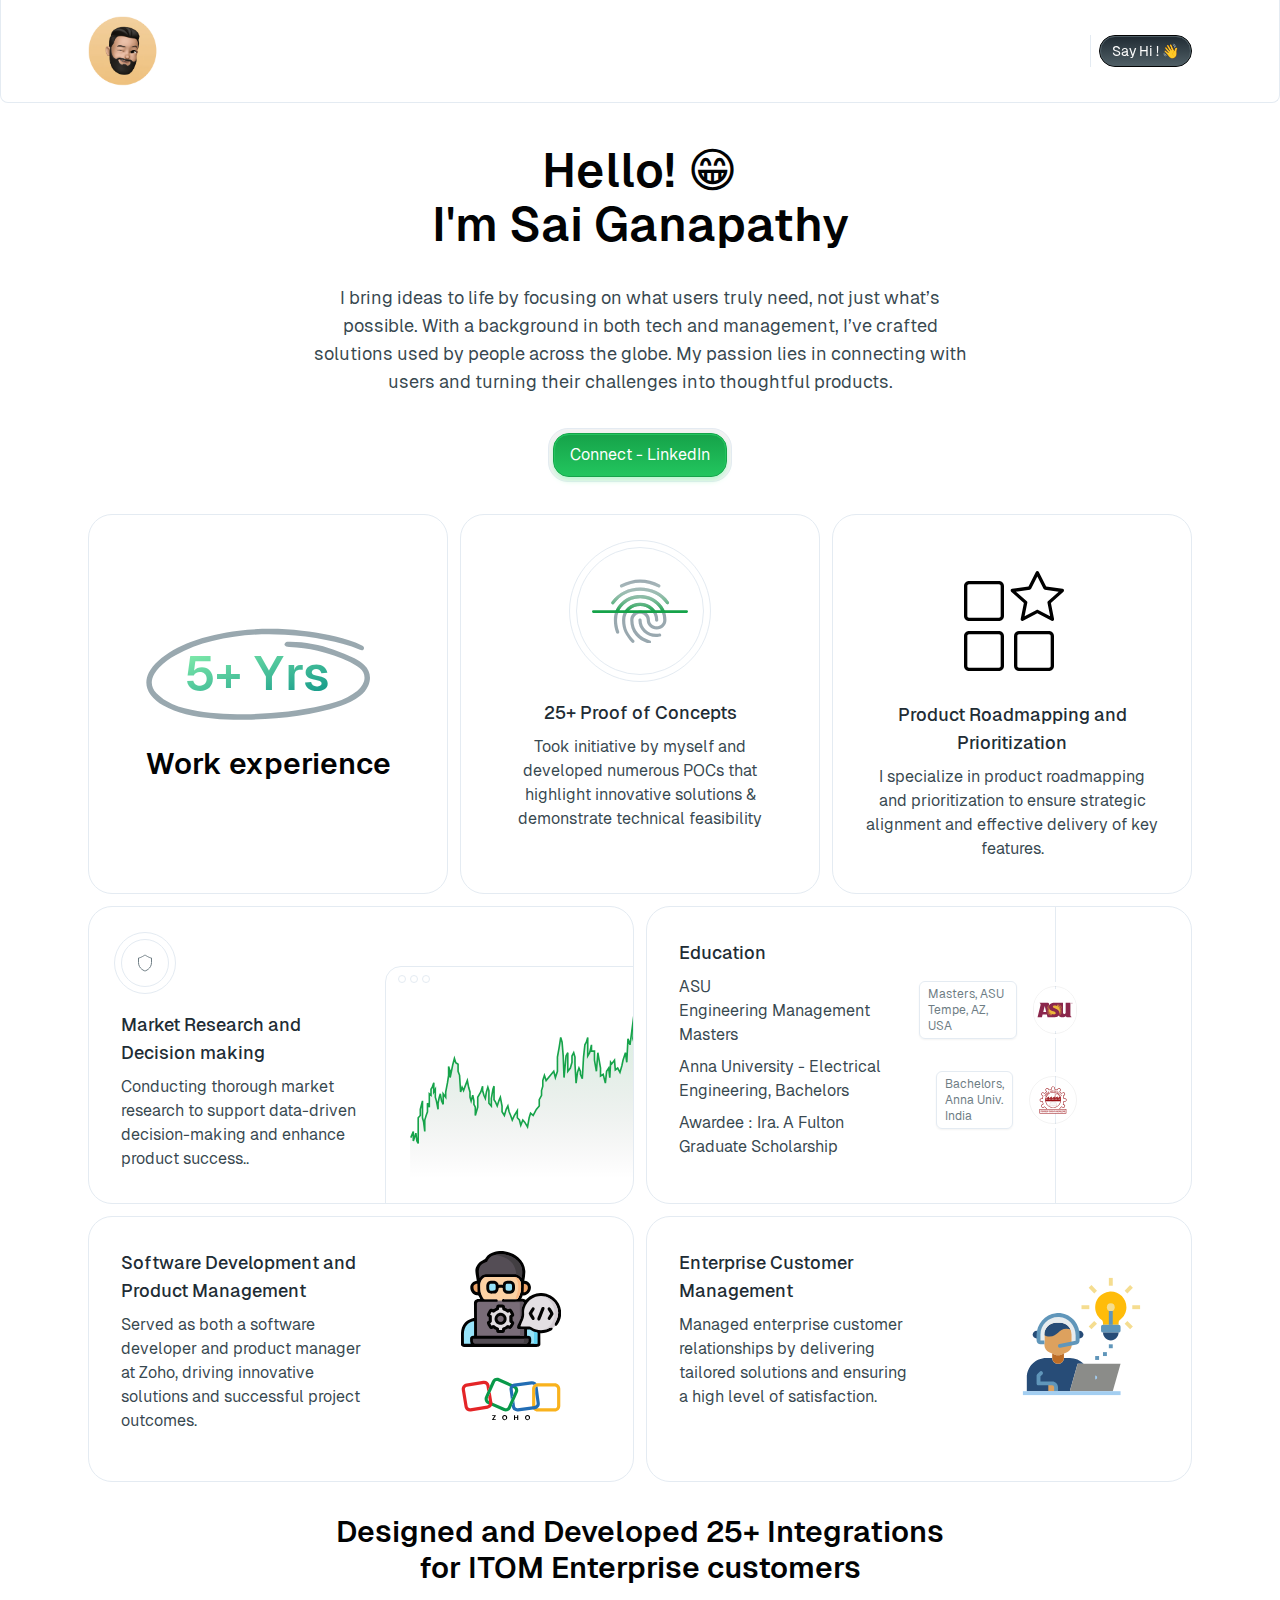
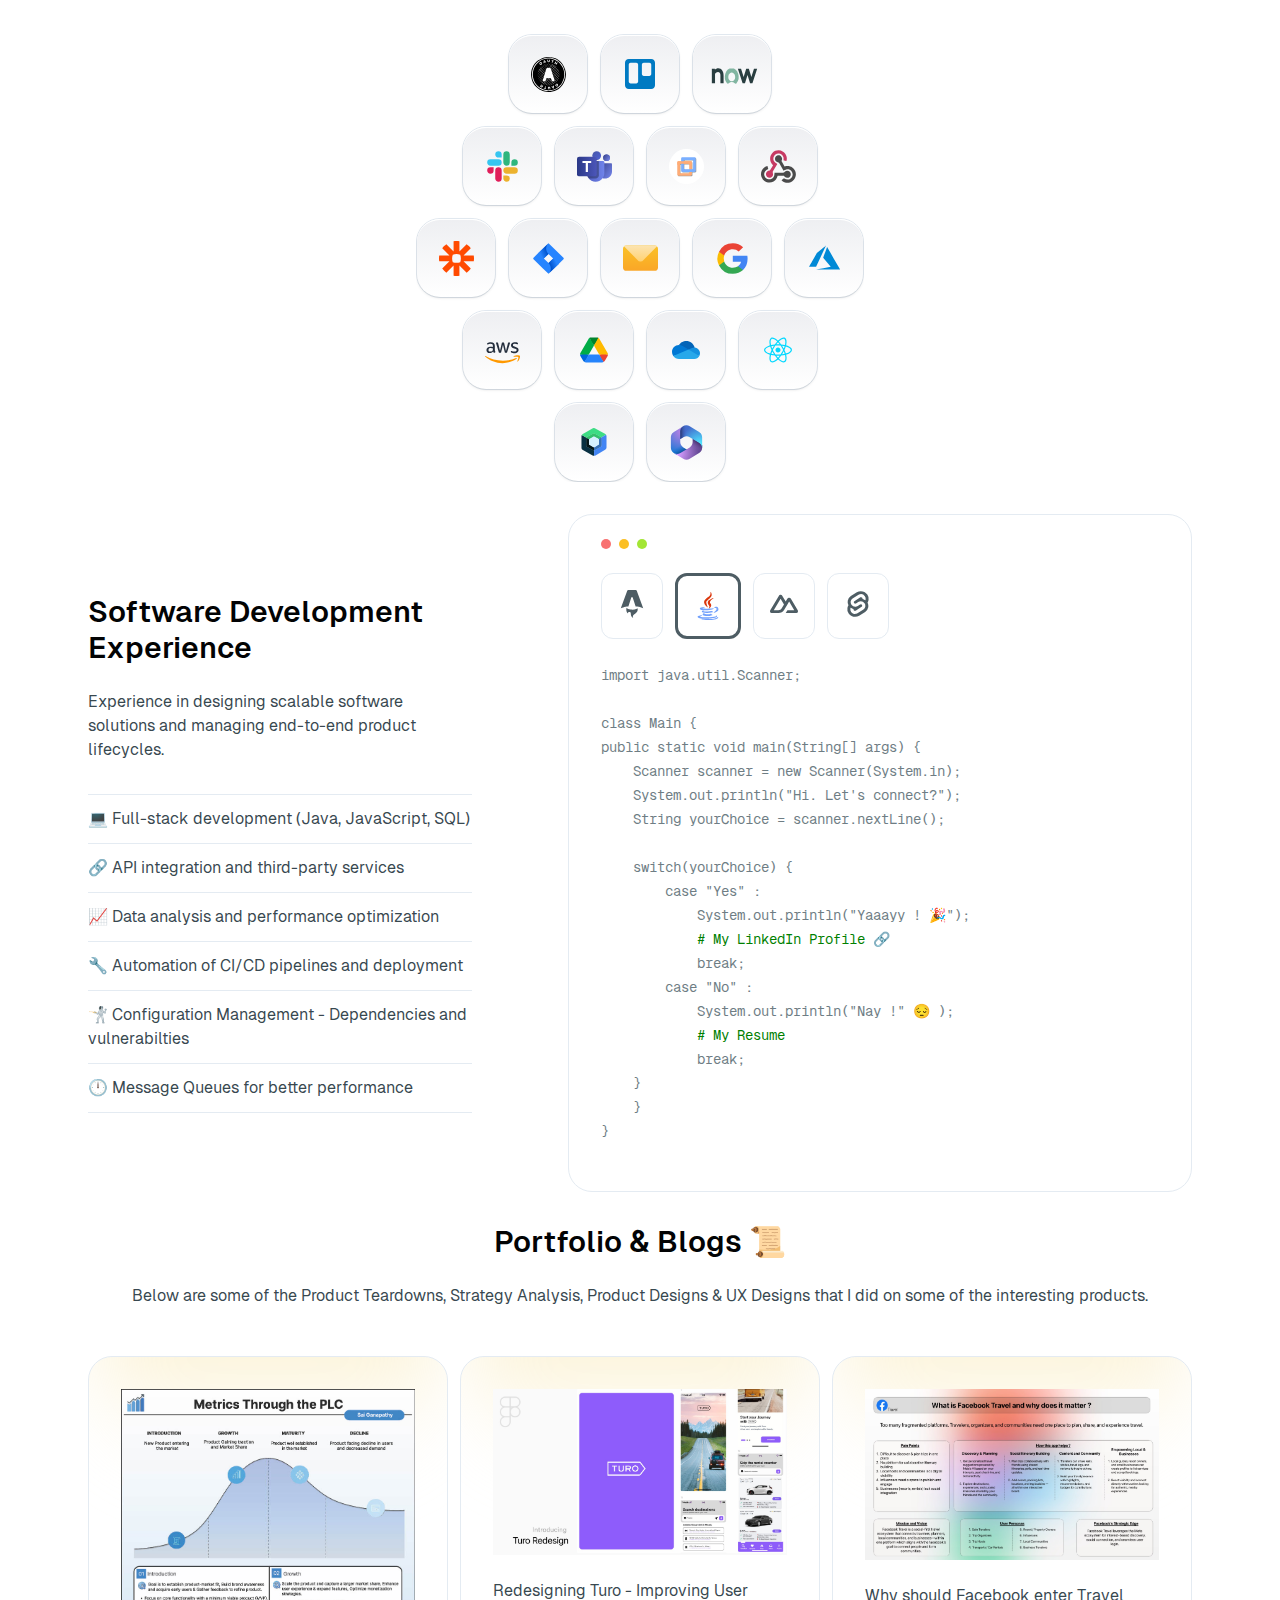
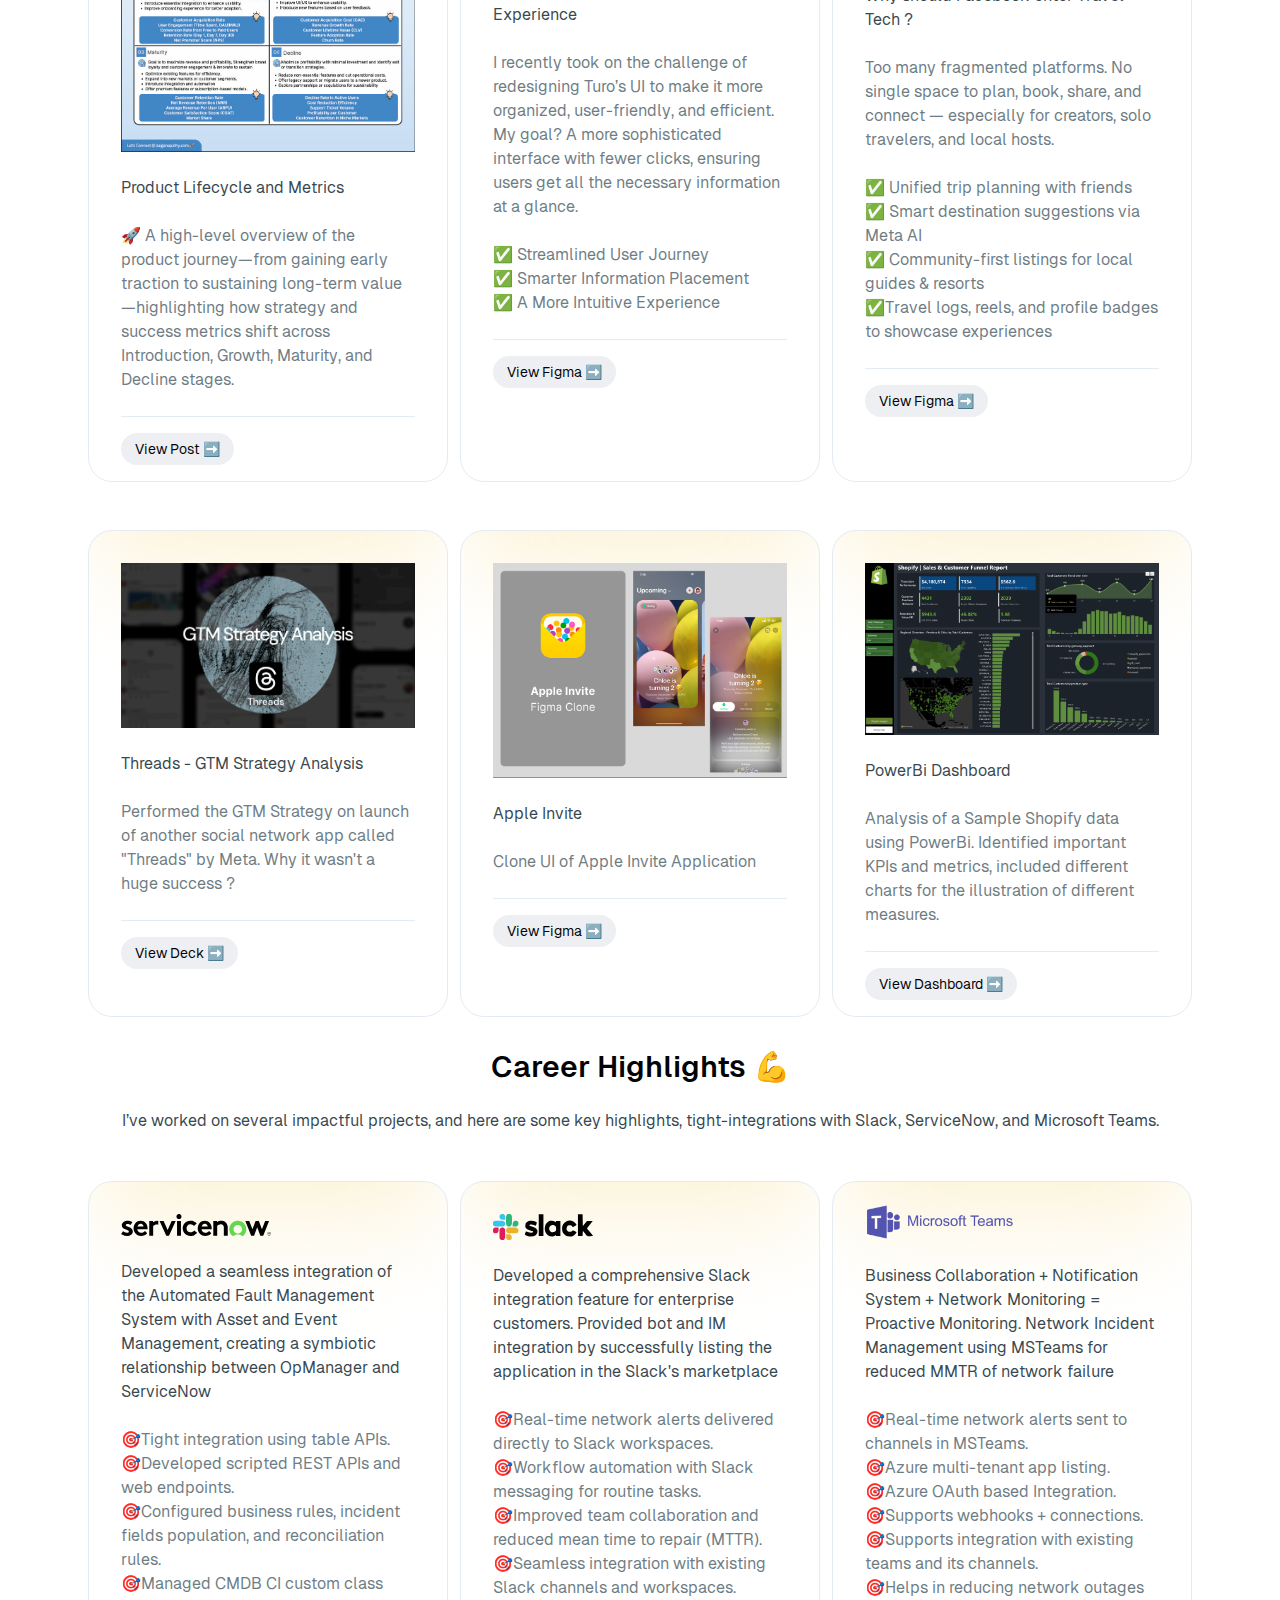
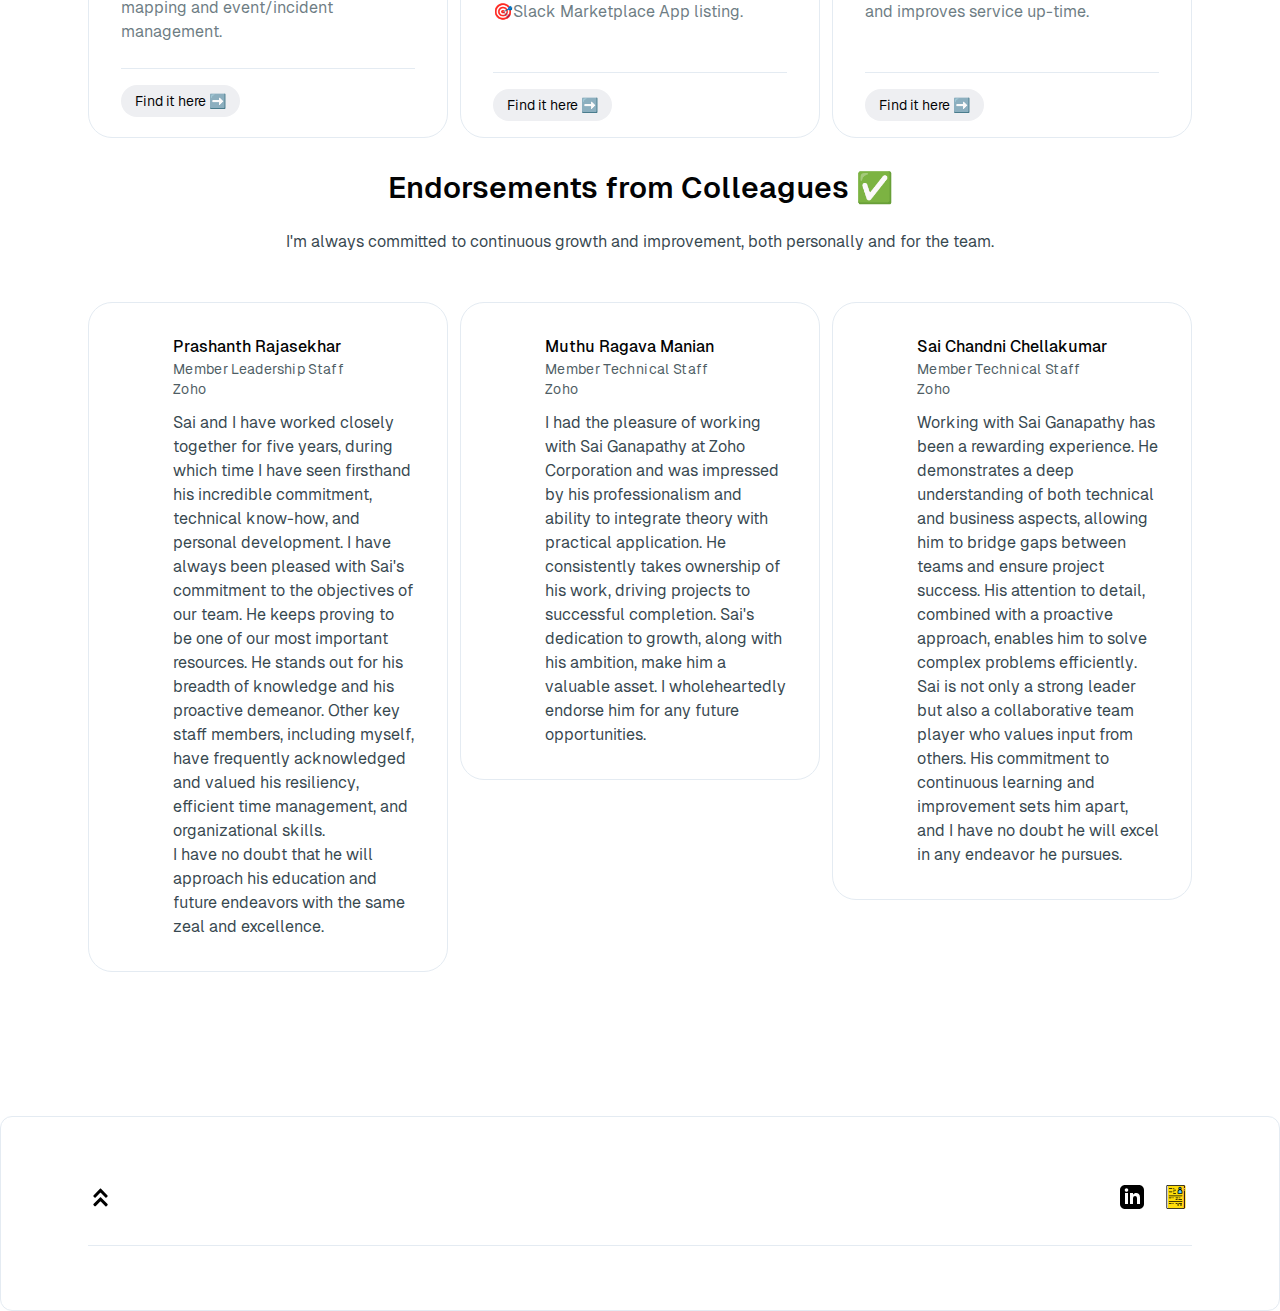
<file: index.html>
<!DOCTYPE html>
<html lang="en">
    <head>
        <meta charset="UTF-8" />
        <meta name="viewport" content="width=device-width, initial-scale=1.0" />
        <title>Sai Ganapathy Swaminathan | Portfolio </title>
        <meta name="description" content="Portfolio website - Sai Ganapathy. This website showcases the skills and achievements of Sai in his past experience as a developer and product manager. This page also highlights some of his best works." />
        <link rel="icon" type="image/svg+xml" href="/SaiLogo.png" media="(prefers-color-scheme: light)" />
        <link rel="icon" type="image/svg+xml" href="/SaiLogo.png" media="(prefers-color-scheme: dark)" />


    
        <!-- Google tag (gtag.js) -->
        <script async src="https://www.googletagmanager.com/gtag/js?id=G-V49G6HM5CW"></script>
        <script>
          window.dataLayer = window.dataLayer || [];
          function gtag(){dataLayer.push(arguments);}
          gtag('js', new Date());
        
          gtag('config', 'G-V49G6HM5CW');
        </script>
        
      <script type="module" crossorigin src="/assets/index-Dk0oVjzD.js"></script>
      <link rel="stylesheet" crossorigin href="/assets/index-C4vcycBn.css">
    </head>
    
    <body class="bg-white dark:bg-gray-900 dark:before:fixed dark:before:-z-50 dark:before:inset-0 dark:before:bg-gray-950/50">
    <header>
        <nav class="fixed overflow-hidden z-20 w-full bg-white/80 dark:bg-gray-950/0 dark:shadow-md rounded-b-lg dark:shadow-gray-950/10 border-b border-[--ui-light-border-color] border-x dark:border-[--ui-dark-border-color] backdrop-blur-2xl">
            <div class="px-6 m-auto max-w-6xl 2xl:px-0">
                <div class="flex flex-wrap items-center justify-between py-2 sm:py-4">
                    <div class="w-full items-center flex justify-between lg:w-auto">
                        <a href="/" aria-label="Sai Logo">
                            <img src="/SaiLogo.png" style="width: 70px; height: 70px;">    
                        </a>
                        <div class="flex lg:hidden">
                            <button aria-label="humburger" id="menu" class="relative border bordeer-gray-950/30 dark:border-white/20 size-9 rounded-full transition duration-300 active:scale-95">
                                <div aria-hidden="true" id="line1" class="m-auto h-[1.5px] w-4 rounded bg-gray-900 transition duration-300 dark:bg-gray-300"></div>
                                <div aria-hidden="true" id="line2" class="m-auto mt-1.5 h-[1.5px] w-4 rounded bg-gray-900 transition duration-300 dark:bg-gray-300"></div>
                            </button>
                        </div>
                    </div>
                    <div class="w-full h-0 lg:w-fit flex-wrap justify-end items-center space-y-8 lg:space-y-0 lg:flex lg:h-fit md:flex-nowrap">
                        <!-- <div class="mt-6 text-gray-600 dark:text-gray-300 md:-ml-4 lg:pr-4 lg:mt-0">
                            <ul class="space-y-6 tracking-wide text-base lg:text-sm lg:flex lg:space-y-0">
                                <li>
                                    <a href="#" class="block md:px-4 transition hover:text-primary-600 dark:hover:text-primary-400">
                                        <span>Product</span>
                                    </a>
                                </li>
                                <li>
                                    <a href="#" class="block md:px-4 transition hover:text-primary-600 dark:hover:text-primary-400">
                                        <span>Playground</span>
                                    </a>
                                </li>
                                <li>
                                    <a href="#" class="block md:px-4 transition hover:text-primary-600 dark:hover:text-primary-400">
                                        <span>Docs</span>
                                    </a>
                                </li>
                                <li>
                                    <a href="#" class="block md:px-4 transition hover:text-primary-600 dark:hover:text-primary-400">
                                        <span>Blog</span>
                                    </a>
                                </li>
                            </ul>
                        </div> -->

                        <div class="w-full space-y-2 gap-2 pt-6 pb-4 lg:pb-0 border-t border-[--ui-light-border-color] dark:border-[--ui-dark-border-color] items-center flex flex-col lg:flex-row lg:space-y-0 lg:w-fit lg:border-l lg:border-t-0 lg:pt-0 lg:pl-2">
                            <!-- <button class="w-full h-9 lg:w-fit group flex items-center rounded-[--btn-border-radius] disabled:border *:select-none [&>*:not(.sr-only)]:relative *:disabled:opacity-20 *:disabled:text-gray-950 disabled:border-gray-200 disabled:bg-gray-100 dark:disabled:border dark:disabled:border-gray-800 disabled:dark:bg-gray-900 dark:*:disabled:!text-white text-gray-800 hover:bg-gray-100 active:bg-gray-200/75 dark:text-gray-300 dark:hover:bg-gray-500/10 dark:active:bg-gray-500/15 lg:text-sm lg:h-8 px-3.5 justify-center">
                                <span>Login</span>
                            </button> -->
                            <a href="https://www.linkedin.com/in/sai-ganapathy-9a68761b5/" target="_blank">
                                <button class="w-full h-9 lg:w-fit group flex items-center relative border rounded-[--btn-border-radius] *:select-none [&>*:not(.sr-only)]:relative before:rounded-[calc(var(--btn-border-radius)-1px)] before:absolute before:inset-0 before:border before:bg-gradient-to-b *:disabled:opacity-20 disabled:text-gray-950/40 disabled:border-gray-200 disabled:bg-gray-100 disabled:*:text-gray-300 disabled:before:border-transparent disabled:before:bg-gray-100 disabled:before:from-transparent dark:border-0 dark:before:border-0 dark:before:border-t dark:before:shadow-inner dark:disabled:border dark:disabled:border-gray-800/50 disabled:dark:bg-gray-900 disabled:dark:*:text-gray-700 dark:disabled:before:bg-gray-900 dark:disabled:before:from-gray-900 dark:disabled:before:shadow-none dark:*:disabled:!text-white text-white border-gray-950 bg-gray-600 before:border-gray-600 before:from-gray-800 hover:bg-gray-900 active:bg-gray-950 dark:text-gray-950 dark:before:border-gray-200 dark:before:from-gray-200 dark:bg-white dark:before:shadow-white/10 dark:hover:bg-gray-100 dark:active:bg-gray-300 dark:active:before:from-gray-200 lg:text-sm lg:h-8 px-3 justify-center">
                                    <span> Say Hi ! 👋</span>
                                </button>
                            </a>
                        </div>
                    </div>
                </div>
            </div>
        </nav>
    </header>
    <main class="overflow-hidden">
        <section class="relative">
            <div class="relative pt-24 lg:pt-28">
                <div class="mx-auto px-6 max-w-7xl md:px-12">
                    <div class="text-center sm:mx-auto sm:w-10/12 lg:mr-auto lg:mt-0 lg:w-4/5">
                        <!-- <a href="https://beta.tailus.io/demo" class="border w-fit mx-auto flex justify-between items-center transition duration-200 rounded-[--annonce-border-radius] border-[--ui-light-border-color] hover:border-[--ui-light-border-hover-color] dark:border-[--ui-dark-border-color] dark:hover:border-[--ui-dark-border-hover-color] p-1 group gap-2">
                            <span class="block text-sm px-2 py-0.5 rounded-[calc(var(--annonce-border-radius)-0.375rem)] text-white bg-primary-600">New</span>
                            <span class="text-sm font-medium text-gray-700 dark:text-gray-300 flex gap-6">
                                Introducing Tailus UI React !
                                <div class="flex items-center -space-x-3 group-hover:-translate-x-1 transition-transform duration-300">
                                    <span class="w-2.5 translate-y-[-0.3px] -translate-x-px opacity-0 h-[1.5px] rounded bg-gray-950 dark:bg-white origin-left scale-x-0 transition duration-300 group-hover:opacity-100 group-hover:scale-x-100"></span>
                                    <svg aria-hidden="true" xmlns="http://www.w3.org/2000/svg" class="size-4 text-gray-950 dark:text-white -translate-x-2 transition duration-300 group-hover:translate-x-px" fill="none" viewBox="0 0 24 24" stroke="currentColor" stroke-width="2">
                                        <path stroke-linecap="round" stroke-linejoin="round" d="M9 5l7 7-7 7"></path>
                                    </svg>
                                </div>
                            </span>
                        </a> -->
                        <h1 class="mt-8 text-wrap text-4xl md:text-5xl font-semibold text-gray-950 dark:text-white xl:text-5xl xl:[line-height:1.125]">Hello! 😁 <br class="hidden sm:block">I'm Sai Ganapathy</h1>
                        <p class="text-wrap mx-auto mt-8 max-w-2xl text-lg text-gray-700 dark:text-gray-300 hidden sm:block">I bring ideas to life by focusing on what users truly need, not just what’s possible. With a background in both tech and management, I’ve crafted solutions used by people across the globe. My passion lies in connecting with users and turning their challenges into thoughtful products.</p>
                        <p class="text-wrap mx-auto mt-6 max-w-2xl text-gray-700 dark:text-gray-300 sm:hidden">Highly customizable components for building modern websites and applications, with your personal spark.</p>
                        <div class="mt-8 flex flex-col items-center justify-center gap-4">
                            <div class="p-1 rounded-[calc(var(--btn-border-radius)+4px)] bg-gray-950/5 border dark:border-white/10 dark:bg-white/5">
                                <a
                                    href="https://www.linkedin.com/in/sai-ganapathy-9a68761b5/" target="_blank"
                                    class="*:select-none dark:shadow-primary-500/10 *:disabled:opacity-20 disabled:*:text-gray-300 disabled:dark:*:text-gray-700 dark:*:disabled:!text-white group relative z-[1] flex h-11 items-center justify-center gap-1.5 rounded-[--btn-border-radius] border border-primary-600 bg-primary-500 px-4 text-base text-white shadow-md shadow-primary-200 before:absolute before:inset-0 before:rounded-[calc(var(--btn-border-radius)-1px)] before:border before:border-primary-500 before:bg-gradient-to-b before:from-primary-600 hover:bg-primary-600 active:bg-primary-700 disabled:border-gray-200 disabled:bg-gray-100 disabled:text-gray-950/40 disabled:before:border-transparent disabled:before:bg-gray-100 disabled:before:from-transparent dark:border-0 dark:bg-primary-600 dark:before:border-0 dark:before:border-t dark:before:border-primary-400 dark:before:shadow-inner dark:before:shadow-white/10 dark:hover:bg-primary-700 dark:active:bg-primary-800 dark:active:before:from-primary-700 dark:disabled:border dark:disabled:border-gray-800/50 disabled:dark:bg-gray-900 dark:disabled:before:bg-gray-900 dark:disabled:before:from-gray-900 dark:disabled:before:shadow-none [&>*:not(.sr-only)]:relative"
                                >
                                    <!-- <svg class="size-5 relative" viewBox="0 0 20 20" fill="none" xmlns="http://www.w3.org/2000/svg">
                                        <path class="opacity-20 dark:opacity-50" d="M7.40705 15L5.10627 16.7375C5.0234 16.8039 4.92499 16.848 4.82033 16.8658C4.71567 16.8836 4.6082 16.8744 4.50806 16.8392C4.40793 16.8039 4.31842 16.7437 4.24798 16.6643C4.17755 16.5849 4.12851 16.4888 4.10549 16.3852L3.13986 12.0391C3.11906 11.9458 3.11993 11.8489 3.14241 11.756C3.16489 11.6631 3.20839 11.5766 3.26955 11.5031L5.63752 8.66484C5.5469 10.4883 5.99221 12.6117 7.40705 15ZM16.7305 11.5031L14.3625 8.66484C14.4571 10.4883 14.0078 12.6117 12.593 15L14.8938 16.7375C14.9766 16.8039 15.075 16.848 15.1797 16.8658C15.2844 16.8836 15.3918 16.8744 15.492 16.8392C15.5921 16.8039 15.6816 16.7437 15.7521 16.6643C15.8225 16.5849 15.8715 16.4888 15.8946 16.3852L16.8602 12.0391C16.881 11.9458 16.8801 11.8489 16.8576 11.756C16.8351 11.6631 16.7917 11.5766 16.7305 11.5031Z" fill="currentColor"></path>
                                        <path
                                            d="M11.875 17.5C11.875 17.6658 11.8092 17.8247 11.6919 17.9419C11.5747 18.0591 11.4158 18.125 11.25 18.125H8.75C8.58424 18.125 8.42527 18.0591 8.30806 17.9419C8.19085 17.8247 8.125 17.6658 8.125 17.5C8.125 17.3342 8.19085 17.1753 8.30806 17.0581C8.42527 16.9408 8.58424 16.875 8.75 16.875H11.25C11.4158 16.875 11.5747 16.9408 11.6919 17.0581C11.8092 17.1753 11.875 17.3342 11.875 17.5ZM10 8.75C10.1854 8.75 10.3667 8.69501 10.5208 8.592C10.675 8.48899 10.7952 8.34257 10.8661 8.17126C10.9371 7.99996 10.9557 7.81146 10.9195 7.6296C10.8833 7.44774 10.794 7.2807 10.6629 7.14959C10.5318 7.01847 10.3648 6.92919 10.1829 6.89301C10.001 6.85684 9.81254 6.8754 9.64123 6.94636C9.46993 7.01732 9.32351 7.13748 9.2205 7.29165C9.11748 7.44582 9.0625 7.62708 9.0625 7.8125C9.0625 8.06114 9.16127 8.2996 9.33709 8.47541C9.5129 8.65123 9.75136 8.75 10 8.75ZM17.4703 12.1742L16.5047 16.5203C16.4589 16.7267 16.3615 16.9181 16.2216 17.0766C16.0817 17.2351 15.9039 17.3555 15.7048 17.4266C15.5057 17.4977 15.2918 17.5172 15.0832 17.4831C14.8745 17.4491 14.6779 17.3627 14.5117 17.232L12.3836 15.625H7.61797L5.48828 17.232C5.3221 17.3627 5.12549 17.4491 4.91684 17.4831C4.70819 17.5172 4.49431 17.4977 4.29522 17.4266C4.09613 17.3555 3.91832 17.2351 3.77842 17.0766C3.63853 16.9181 3.54112 16.7267 3.49531 16.5203L2.52969 12.1742C2.48873 11.9877 2.4908 11.7943 2.53574 11.6087C2.58068 11.4231 2.66731 11.2502 2.78906 11.1031L5.02031 8.42656C5.0952 7.44292 5.32102 6.47666 5.68984 5.56172C6.69766 3.03515 8.50234 1.45 9.23437 0.885935C9.45348 0.716157 9.72281 0.624023 10 0.624023C10.2772 0.624023 10.5465 0.716157 10.7656 0.885935C11.4953 1.45 13.3023 3.03515 14.3102 5.56172C14.679 6.47666 14.9048 7.44292 14.9797 8.42656L17.2109 11.1031C17.3327 11.2502 17.4193 11.4231 17.4643 11.6087C17.5092 11.7943 17.5113 11.9877 17.4703 12.1742ZM7.76797 14.375H12.232C13.882 11.4422 14.1906 8.63437 13.1492 6.025C12.2305 3.72187 10.507 2.26562 10 1.875C9.49141 2.26562 7.76797 3.72187 6.84922 6.025C5.80937 8.63437 6.11797 11.4422 7.76797 14.375ZM6.59609 14.832C5.75495 13.3034 5.24453 11.801 5.06484 10.325L3.75 11.9031L4.71562 16.25L4.72969 16.2398L6.59609 14.832ZM16.25 11.9031L14.9352 10.325C14.757 11.7979 14.2477 13.3003 13.407 14.832L15.2703 16.2383L15.2844 16.2484L16.25 11.9031Z"
                                            fill="currentColor"
                                        ></path>
                                    </svg> -->
                                    <span class="text-nowrap">Connect - LinkedIn</span></a>
                            </div>
                        </div>
                    </div>
                    <!-- <div class="-mx-6 relative mt-8 sm:mt-12 max-w-xl sm:mx-auto">
                        <div class="absolute inset-0 -top-8 left-1/2 -z-20 h-56 w-full -translate-x-1/2 dark:opacity-10 [background-image:linear-gradient(to_bottom,transparent_98%,theme(colors.gray.200/75%)_98%),linear-gradient(to_right,transparent_94%,_theme(colors.gray.200/75%)_94%)] [background-size:16px_35px] [mask:radial-gradient(black,transparent_95%)]"></div>
                        <div class="absolute top-12 inset-x-0 w-2/3 h-1/3 -z-[1] rounded-full bg-primary-300 dark:bg-white/10 mx-auto blur-3xl"></div>
                        
                        <div class="swiper proofSlides pb-6">
                            <div class="swiper-wrapper">
                                <div class="px-6 pt-2 pb-12 swiper-slide">
                                    <div class="bg-white shadow-xl shadow-gray-950/5 p-[--card-padding] rounded-[--card-border-radius] border-[--ui-light-border-color] dark:border-[--ui-dark-border-color] dark:bg-[--card-dark-bg] relative border-[length:var(--border-width)] [--anchor:100] [--border-radius:calc(var(--radius)*1px)] [--border-width:calc(var(--border)*1px)] [--border:1] [--glow:60] [--hue:179] [--lightness:55%] dark:[--lightness:14%] [--opacity:1] [--radius:24] [--saturation:78%] dark:[--saturation:97%] [--speed:2]">
                                        <div>
                                            <svg class="h-12 w-fit mx-auto dark:hidden" xmlns="http://www.w3.org/2000/svg" width="512" height="209" viewBox="0 0 512 209" fill="none">
                                                <g clip-path="url(#clip0_235_8)">
                                                <path d="M117.436 207.036V154.604L118.529 153.51H129.452L130.545 154.604V207.036L129.452 208.13H118.529L117.436 207.036Z" fill="#05BDBA"/>
                                                <path d="M117.436 53.5225V1.09339L118.529 0H129.452L130.545 1.09339V53.5225L129.452 54.6159H118.529L117.436 53.5225Z" fill="#05BDBA"/>
                                                <path d="M69.9539 169.238H68.4094L60.6869 161.512V159.967L78.7201 141.938L86.8976 141.942L87.9948 143.031V151.209L69.9539 169.238Z" fill="#05BDBA"/>
                                                <path d="M69.9462 38.8917H68.4017L60.6792 46.6181V48.1626L78.7124 66.192L86.8899 66.1882L87.9871 65.0986V56.9212L69.9462 38.8917Z" fill="#05BDBA"/>
                                                <path d="M1.09339 97.5104H75.3711L76.4645 98.6038V109.526L75.3711 110.62H1.09339L0 109.526V98.6038L1.09339 97.5104Z" fill="#05BDBA"/>
                                                <path d="M440.999 97.5104H510.91L512.004 98.6038V109.526L510.91 110.62H436.633L435.539 109.526L439.905 98.6038L440.999 97.5104Z" fill="#05BDBA"/>
                                                <path d="M212.056 108.727L210.963 109.821H177.079L175.986 110.914C175.986 113.101 178.173 119.657 186.916 119.657C190.196 119.657 193.472 118.564 194.566 116.377L195.659 115.284H208.776L209.869 116.377C208.776 122.934 203.313 132.774 186.916 132.774C168.336 132.774 159.589 119.657 159.589 104.357C159.589 89.0576 168.332 75.9408 185.822 75.9408C203.313 75.9408 212.056 89.0576 212.056 104.357V108.731V108.727ZM195.659 97.7971C195.659 96.7037 194.566 89.0538 185.822 89.0538C177.079 89.0538 175.986 96.7037 175.986 97.7971L177.079 98.8905H194.566L195.659 97.7971Z" fill="#014847"/>
                                                <path d="M242.66 115.284C242.66 117.47 243.753 118.564 245.94 118.564H255.776L256.87 119.657V130.587L255.776 131.681H245.94C236.103 131.681 227.36 127.307 227.36 115.284V91.2368L226.266 90.1434H218.617L217.523 89.05V78.1199L218.617 77.0265H226.266L227.36 75.9332V66.0965L228.453 65.0031H241.57L242.663 66.0965V75.9332L243.757 77.0265H255.78L256.874 78.1199V89.05L255.78 90.1434H243.757L242.663 91.2368V115.284H242.66Z" fill="#014847"/>
                                                <path d="M283.1 131.681H269.983L268.889 130.587V56.2636L269.983 55.1702H283.1L284.193 56.2636V130.587L283.1 131.681Z" fill="#014847"/>
                                                <path d="M312.61 68.2871H299.493L298.399 67.1937V56.2636L299.493 55.1702H312.61L313.703 56.2636V67.1937L312.61 68.2871ZM312.61 131.681H299.493L298.399 130.587V78.1237L299.493 77.0304H312.61L313.703 78.1237V130.587L312.61 131.681Z" fill="#014847"/>
                                                <path d="M363.98 56.2636V67.1937L362.886 68.2871H353.05C350.863 68.2871 349.769 69.3805 349.769 71.5672V75.9408L350.863 77.0342H361.793L362.886 78.1276V89.0576L361.793 90.151H350.863L349.769 91.2444V130.591L348.676 131.684H335.559L334.466 130.591V91.2444L333.372 90.151H325.723L324.629 89.0576V78.1276L325.723 77.0342H333.372L334.466 75.9408V71.5672C334.466 59.5438 343.209 55.1702 353.046 55.1702H362.882L363.976 56.2636H363.98Z" fill="#014847"/>
                                                <path d="M404.42 132.774C400.046 143.704 395.677 150.261 380.373 150.261H374.906L373.813 149.167V138.237L374.906 137.144H380.373C385.836 137.144 386.929 136.05 388.023 132.77V131.677L370.536 89.05V78.1199L371.63 77.0265H381.466L382.56 78.1199L395.677 115.284H396.77L409.887 78.1199L410.98 77.0265H420.817L421.91 78.1199V89.05L404.424 132.77L404.42 132.774Z" fill="#014847"/>
                                                <path d="M135.454 131.681L134.361 130.587L134.368 98.9172C134.368 93.4541 132.22 89.2182 125.625 89.0806C122.234 88.9926 118.354 89.0729 114.209 89.2488L113.59 89.8834L113.598 130.587L112.504 131.681H99.3913L98.2979 130.587V77.5388L99.3913 76.4454L128.901 76.1778C143.685 76.1778 149.668 86.3356 149.668 97.8009V130.587L148.575 131.681H135.454Z" fill="#014847"/>
                                                </g>
                                                <defs>
                                                <clipPath id="clip0_235_8">
                                                <rect width="512" height="208.126" fill="white"/>
                                                </clipPath>
                                                </defs>
                                            </svg>
                                            <svg class="h-12 w-fit mx-auto hidden dark:block" xmlns="http://www.w3.org/2000/svg" width="512" height="209" viewBox="0 0 512 209" fill="none">
                                            <g clip-path="url(#clip0_235_26)">
                                                <path d="M117.436 207.036V154.604L118.529 153.51H129.452L130.545 154.604V207.036L129.452 208.13H118.529L117.436 207.036Z" fill="#32E6E2"/>
                                                <path d="M117.436 53.5225V1.09339L118.529 0H129.452L130.545 1.09339V53.5225L129.452 54.6159H118.529L117.436 53.5225Z" fill="#32E6E2"/>
                                                <path d="M69.9539 169.238H68.4094L60.6869 161.512V159.967L78.7201 141.938L86.8976 141.942L87.9948 143.031V151.209L69.9539 169.238Z" fill="#32E6E2"/>
                                                <path d="M69.9462 38.8917H68.4017L60.6792 46.6181V48.1626L78.7124 66.192L86.8899 66.1882L87.9871 65.0986V56.9212L69.9462 38.8917Z" fill="#32E6E2"/>
                                                <path d="M1.09339 97.5104H75.3711L76.4645 98.6038V109.526L75.3711 110.62H1.09339L0 109.526V98.6038L1.09339 97.5104Z" fill="#32E6E2"/>
                                                <path d="M440.999 97.5104H510.91L512.004 98.6038V109.526L510.91 110.62H436.633L435.539 109.526L439.905 98.6038L440.999 97.5104Z" fill="#32E6E2"/>
                                                <path d="M212.056 108.727L210.963 109.821H177.079L175.986 110.914C175.986 113.101 178.173 119.657 186.916 119.657C190.196 119.657 193.472 118.564 194.566 116.377L195.659 115.284H208.776L209.869 116.377C208.776 122.934 203.313 132.774 186.916 132.774C168.336 132.774 159.589 119.657 159.589 104.357C159.589 89.0576 168.332 75.9408 185.822 75.9408C203.313 75.9408 212.056 89.0576 212.056 104.357V108.731V108.727ZM195.659 97.7971C195.659 96.7037 194.566 89.0538 185.822 89.0538C177.079 89.0538 175.986 96.7037 175.986 97.7971L177.079 98.8905H194.566L195.659 97.7971Z" fill="white"/>
                                                <path d="M242.66 115.284C242.66 117.47 243.753 118.564 245.94 118.564H255.776L256.87 119.657V130.587L255.776 131.681H245.94C236.103 131.681 227.36 127.307 227.36 115.284V91.2368L226.266 90.1434H218.617L217.523 89.05V78.1199L218.617 77.0265H226.266L227.36 75.9332V66.0965L228.453 65.0031H241.57L242.663 66.0965V75.9332L243.757 77.0265H255.78L256.874 78.1199V89.05L255.78 90.1434H243.757L242.663 91.2368V115.284H242.66Z" fill="white"/>
                                                <path d="M283.1 131.681H269.983L268.889 130.587V56.2636L269.983 55.1702H283.1L284.193 56.2636V130.587L283.1 131.681Z" fill="white"/>
                                                <path d="M312.61 68.2871H299.493L298.399 67.1937V56.2636L299.493 55.1702H312.61L313.703 56.2636V67.1937L312.61 68.2871ZM312.61 131.681H299.493L298.399 130.587V78.1237L299.493 77.0304H312.61L313.703 78.1237V130.587L312.61 131.681Z" fill="white"/>
                                                <path d="M363.98 56.2636V67.1937L362.886 68.2871H353.05C350.863 68.2871 349.769 69.3805 349.769 71.5672V75.9408L350.863 77.0342H361.793L362.886 78.1276V89.0576L361.793 90.151H350.863L349.769 91.2444V130.591L348.676 131.684H335.559L334.466 130.591V91.2444L333.372 90.151H325.723L324.629 89.0576V78.1276L325.723 77.0342H333.372L334.466 75.9408V71.5672C334.466 59.5438 343.209 55.1702 353.046 55.1702H362.882L363.976 56.2636H363.98Z" fill="white"/>
                                                <path d="M404.42 132.774C400.046 143.704 395.677 150.261 380.373 150.261H374.906L373.813 149.167V138.237L374.906 137.144H380.373C385.836 137.144 386.929 136.05 388.023 132.77V131.677L370.536 89.05V78.1199L371.63 77.0265H381.466L382.56 78.1199L395.677 115.284H396.77L409.887 78.1199L410.98 77.0265H420.817L421.91 78.1199V89.05L404.424 132.77L404.42 132.774Z" fill="white"/>
                                                <path d="M135.454 131.681L134.361 130.587L134.368 98.9172C134.368 93.4541 132.22 89.2182 125.625 89.0806C122.234 88.9926 118.354 89.0729 114.209 89.2488L113.59 89.8834L113.598 130.587L112.504 131.681H99.3913L98.2979 130.587V77.5388L99.3913 76.4454L128.901 76.1778C143.685 76.1778 149.668 86.3356 149.668 97.8009V130.587L148.575 131.681H135.454Z" fill="white"/>
                                            </g>
                                            <defs>
                                            <clipPath id="clip0_235_26">
                                            <rect width="512" height="208.126" fill="white"/>
                                            </clipPath>
                                            </defs>
                                            </svg>
                                            <p class="mt-6 text-lg text-gray-950 dark:text-white text-center">30% Increase in revenue</p>
                                        </div>
                                        <span class="glow absolute inset-[calc(var(--border-width)*-1)] rounded-[--card-border-radius] border-[length:var(--border-width)] border-transparent ![mask-clip:padding-box,_border-box] ![mask-composite:intersect] [mask:linear-gradient(transparent,transparent),linear-gradient(white,white)]">
                                            <span class="absolute inline-block aspect-square h-20 bg-[radial-gradient(circle_at_right,hsl(0_0%_100%/0),transparent_50%),radial-gradient(circle_at_right,hsl(var(--hue)_var(--saturation)_var(--lightness,50%)/1)_50%,transparent)] dark:bg-[radial-gradient(circle_at_right,hsl(0_0%_100%/0.75),transparent_50%),radial-gradient(circle_at_right,hsl(var(--hue)_var(--saturation)_var(--lightness,50%)/1)_50%,transparent)] opacity-[var(--opacity)] [animation:loop_5s_infinite_linear] [offset-anchor:calc(var(--anchor)*1%)_50%] [offset-path:rect(0_100%_100%_0_round_calc(var(--glow)*1px))]"></span>
                                        </span>
                                    </div>
                                </div>
                                <div class="px-6 pt-2 pb-12 swiper-slide">
                                    <div class="bg-white shadow-xl shadow-gray-950/5 p-[--card-padding] rounded-[--card-border-radius] border-[--ui-light-border-color] dark:border-[--ui-dark-border-color] dark:bg-[--card-dark-bg] relative border-[length:var(--border-width)] [--anchor:100] [--border-radius:calc(var(--radius)*1px)] [--border-width:calc(var(--border)*1px)] [--border:1] [--glow:60] [--hue:295] [--lightness:63%] [--opacity:1] [--radius:24] [--saturation:100%] [--speed:2]">
                                        <div>
                                            <svg class="h-12 w-fit mx-auto text-black dark:text-white" xmlns="http://www.w3.org/2000/svg" width="460" height="160" viewBox="0 0 460 160" fill="none">
                                                <path d="M65.7846 121.175C61.2669 117.045 59.9481 108.368 61.8303 102.082C65.0939 106.045 69.6158 107.301 74.2997 108.009C81.5305 109.103 88.6318 108.694 95.349 105.389C96.1174 105.011 96.8275 104.507 97.6672 103.998C98.2974 105.826 98.4615 107.672 98.2413 109.551C97.706 114.127 95.4288 117.662 91.8069 120.341C90.3586 121.413 88.8261 122.371 87.3303 123.382C82.7349 126.487 81.4917 130.129 83.2184 135.427C83.2594 135.556 83.2961 135.685 83.389 136C81.0427 134.95 79.3289 133.421 78.023 131.411C76.6438 129.289 75.9876 126.942 75.9531 124.403C75.9358 123.167 75.9358 121.92 75.7696 120.702C75.3638 117.732 73.9694 116.402 71.3426 116.325C68.6467 116.247 66.5141 117.913 65.9486 120.538C65.9054 120.739 65.8428 120.938 65.7803 121.172L65.7846 121.175Z" fill="currentColor"/>
                                                <path d="M65.7846 121.175C61.2669 117.045 59.9481 108.368 61.8303 102.082C65.0939 106.045 69.6158 107.301 74.2997 108.009C81.5305 109.103 88.6318 108.694 95.349 105.389C96.1174 105.011 96.8275 104.507 97.6672 103.998C98.2974 105.826 98.4615 107.672 98.2413 109.551C97.706 114.127 95.4288 117.662 91.8069 120.341C90.3586 121.413 88.8261 122.371 87.3303 123.382C82.7349 126.487 81.4917 130.129 83.2184 135.427C83.2594 135.556 83.2961 135.685 83.389 136C81.0427 134.95 79.3289 133.421 78.023 131.411C76.6438 129.289 75.9876 126.942 75.9531 124.403C75.9358 123.167 75.9358 121.92 75.7696 120.702C75.3638 117.732 73.9694 116.402 71.3426 116.325C68.6467 116.247 66.5141 117.913 65.9486 120.538C65.9054 120.739 65.8428 120.938 65.7803 121.172L65.7846 121.175Z" fill="url(#paint0_linear_1_33)"/>
                                                <path d="M40 101.034C40 101.034 53.3775 94.5177 66.7924 94.5177L76.9068 63.2155C77.2855 61.7017 78.3911 60.6729 79.6393 60.6729C80.8875 60.6729 81.9932 61.7017 82.3719 63.2155L92.4862 94.5177C108.374 94.5177 119.279 101.034 119.279 101.034C119.279 101.034 96.5558 39.133 96.5114 39.0088C95.8592 37.1787 94.7583 36 93.274 36H66.007C64.5227 36 63.4662 37.1787 62.7696 39.0088C62.7205 39.1307 40 101.034 40 101.034Z" fill="currentColor"/>
                                                <path d="M181.043 81.1227C181.043 86.6079 174.22 89.8838 164.773 89.8838C158.624 89.8838 156.45 88.3601 156.45 85.1604C156.45 81.8083 159.149 80.2085 165.297 80.2085C170.846 80.2085 175.569 80.2846 181.043 80.9703V81.1227ZM181.118 74.3423C177.744 73.5805 172.645 73.1234 166.572 73.1234C148.877 73.1234 140.555 77.3135 140.555 87.065C140.555 97.1975 146.253 101.083 159.449 101.083C170.621 101.083 178.193 98.2641 180.968 91.3313H181.417C181.342 93.0074 181.268 94.6834 181.268 95.9785C181.268 99.5592 181.867 99.8639 184.791 99.8639H198.587C197.837 97.7308 197.388 91.7122 197.388 86.5317C197.388 80.9703 197.612 76.7802 197.612 71.1426C197.612 59.6388 190.715 52.3251 169.121 52.3251C159.824 52.3251 149.477 53.925 141.605 56.2867C142.354 59.4102 143.404 65.7335 143.929 69.8474C150.752 66.6477 160.424 65.2764 167.922 65.2764C178.268 65.2764 181.118 67.6381 181.118 72.4377V74.3423Z" fill="currentColor"/>
                                                <path d="M218.971 84.3224C217.097 84.5509 214.547 84.5509 211.923 84.5509C209.149 84.5509 206.6 84.4748 204.875 84.2462C204.875 84.8557 204.8 85.5413 204.8 86.1508C204.8 95.6738 211.024 101.235 232.917 101.235C253.535 101.235 260.208 95.75 260.208 86.0746C260.208 76.9325 255.785 72.4377 236.216 71.4473C220.995 70.7616 219.646 69.0856 219.646 67.181C219.646 64.9717 221.595 63.8289 231.792 63.8289C242.364 63.8289 245.213 65.2764 245.213 68.3238V69.0094C246.713 68.9332 249.412 68.8571 252.186 68.8571C254.81 68.8571 257.659 68.9332 259.309 69.0856C259.309 68.3999 259.384 67.7905 259.384 67.2572C259.384 56.0581 250.086 52.4013 232.092 52.4013C211.848 52.4013 205.025 57.3533 205.025 67.0286C205.025 75.7136 210.499 81.1227 229.918 81.9607C244.238 82.4178 245.813 84.0177 245.813 86.227C245.813 88.5887 243.489 89.6553 233.442 89.6553C221.895 89.6553 218.971 88.0554 218.971 84.7795V84.3224Z" fill="currentColor"/>
                                                <path d="M284.955 44.1734C279.482 49.2778 269.66 54.3821 264.187 55.7534C264.262 58.5722 264.262 63.7527 264.262 66.5715L269.285 66.6477C269.21 72.0568 269.135 78.6086 269.135 82.9511C269.135 93.0835 274.458 100.702 291.028 100.702C298.001 100.702 302.65 99.9401 308.423 98.7212C307.823 94.9881 307.148 89.2743 306.923 84.9319C303.475 86.0746 299.126 86.6841 294.327 86.6841C287.654 86.6841 284.955 84.8557 284.955 79.599C284.955 75.028 284.955 70.7616 285.03 66.8001C293.578 66.8763 302.125 67.0286 307.148 67.181C307.073 63.2194 307.223 57.5056 307.448 53.6964C300.176 53.8488 292.003 53.925 285.255 53.925C285.33 50.5729 285.405 47.3732 285.48 44.1734H284.955Z" fill="currentColor"/>
                                                <path d="M329.736 64.286C329.811 60.3244 329.886 56.9724 329.961 53.6964H314.89C315.115 60.2483 315.115 66.9525 315.115 76.7802C315.115 86.6079 315.04 93.3883 314.89 99.8639H332.135C331.835 95.2929 331.76 87.5983 331.76 81.0465C331.76 70.6855 335.959 67.7143 345.481 67.7143C349.905 67.7143 353.054 68.2476 355.828 69.238C355.903 65.3526 356.653 57.8104 357.102 54.4583C354.253 53.6203 351.104 53.087 347.28 53.087C339.108 53.0108 333.11 56.3629 330.336 64.3622L329.736 64.286Z" fill="currentColor"/>
                                                <path d="M404.808 76.4754C404.808 84.7795 398.81 88.6649 389.363 88.6649C379.991 88.6649 373.993 85.008 373.993 76.4754C373.993 67.9428 380.066 64.7431 389.363 64.7431C398.735 64.7431 404.808 68.1714 404.808 76.4754ZM420.478 76.0945C420.478 59.5626 407.582 52.1728 389.363 52.1728C371.069 52.1728 358.623 59.5626 358.623 76.0945C358.623 92.5503 370.244 101.388 389.288 101.388C408.482 101.388 420.478 92.5503 420.478 76.0945Z" fill="currentColor"/>
                                                <defs>
                                                    <linearGradient id="paint0_linear_1_33" x1="61.0003" y1="136" x2="104.622" y2="115.39" gradientUnits="userSpaceOnUse">
                                                        <stop stop-color="#D83333"/>
                                                        <stop offset="1" stop-color="#F041FF"/>
                                                    </linearGradient>
                                                </defs>
                                            </svg>
                                            <p class="mt-6 text-lg text-gray-950 dark:text-white text-center">30% Increase in revenue</p>
                                        </div>
                                        <span class="glow absolute inset-[calc(var(--border-width)*-1)] rounded-[--card-border-radius] border-[length:var(--border-width)] border-transparent ![mask-clip:padding-box,_border-box] ![mask-composite:intersect] [mask:linear-gradient(transparent,transparent),linear-gradient(white,white)]">
                                            <span class="absolute inline-block aspect-square h-20 bg-[radial-gradient(circle_at_right,hsl(0_0%_100%/0),transparent_50%),radial-gradient(circle_at_right,hsl(var(--hue)_var(--saturation)_var(--lightness,50%)/1)_50%,transparent)] dark:bg-[radial-gradient(circle_at_right,hsl(0_0%_100%/0.75),transparent_50%),radial-gradient(circle_at_right,hsl(var(--hue)_var(--saturation)_var(--lightness,50%)/1)_50%,transparent)] opacity-[var(--opacity)] [animation:loop_5s_infinite_linear] [offset-anchor:calc(var(--anchor)*1%)_50%] [offset-path:rect(0_100%_100%_0_round_calc(var(--glow)*1px))]"></span>
                                        </span>
                                    </div>
                                </div>
                                <div class="px-6 pt-2 pb-12 swiper-slide">
                                    <div class="bg-white shadow-xl shadow-accent-950/5 p-[--card-padding] rounded-[--card-border-radius] border-[--ui-light-border-color] dark:border-[--ui-dark-border-color] dark:bg-[--card-dark-bg] relative border-[length:var(--border-width)] [--anchor:100] [--border-radius:calc(var(--radius)*1px)] [--border-width:calc(var(--border)*1px)] [--border:1] [--glow:60] [--hue:240] [--lightness:67%] [--opacity:1] [--radius:24] [--saturation:84%] [--speed:2]">
                                        <div>
                                            <div class="h-12 w-fit mx-auto">
                                                <svg class="h-8 my-auto w-fit" xmlns:x="ns_extend;" xmlns:i="ns_ai;" xmlns:graph="ns_graphs;" xmlns="http://www.w3.org/2000/svg" xmlns:xlink="http://www.w3.org/1999/xlink" version="1.1" id="Layer_1" x="0px" y="0px" viewBox="0 0 251.8 48" style="enable-background:new 0 0 251.8 48;" xml:space="preserve">
                                                    <g>
                                                        <path fill="currentColor" class="text-[#29363D] dark:text-white" d="M73,7.2h7l5,20.6c0.9,3.9,1.1,6.2,1.1,6.2h0.1c0,0,0.3-2.3,1.3-6.2l4.8-20.6h7.9l5.1,20.6   c1,4,1.2,6.2,1.2,6.2h0.1c0,0,0.1-2.2,1-6.2l4.8-20.6h7l-8.8,33.9h-7.7l-5.3-20.5c-1.1-4.5-1.2-6.4-1.2-6.4h-0.1c0,0-0.1,2-1.1,6.4   l-5,20.5h-8C82,41.1,73,7.2,73,7.2z M118.2,28.8c0-7.7,5-12.8,12.6-12.8c7.5,0,12.5,5,12.5,12.8c0,7.8-5,12.8-12.5,12.8   C123.2,41.6,118.2,36.6,118.2,28.8L118.2,28.8z M136.8,28.8c0-5-2.4-7.8-6-7.8c-3.9,0-6.1,3.2-6.1,7.8c0,5.1,2.4,7.9,6.1,7.9   C134.6,36.7,136.8,33.6,136.8,28.8L136.8,28.8z M146.4,16.4h6.2V21h0.1c1.1-2.4,3.6-4.7,8-4.7c0.7,0,1.2,0.1,1.5,0.2v6.2H162   c0,0-0.6-0.2-2.1-0.2c-4.8,0-7.4,2.8-7.4,8.1v10.6h-6.2V16.4z M165.1,7.2h6.2v10.9c0,6.4-0.1,7.6-0.1,7.6h0.1l9.2-9.2h7.7   l-10.8,10.7l12.5,14h-7.3l-9-10.2l-2.3,2.3v7.9H165L165.1,7.2L165.1,7.2z M189.9,24.3c0-10.4,6.5-17.4,16.2-17.4s16.2,7,16.2,17.4   s-6.5,17.4-16.2,17.4C196.4,41.7,189.9,34.7,189.9,24.3z M215.7,24.3c0-7.1-3.8-11.9-9.5-11.9c-5.7,0-9.5,4.8-9.5,11.9   s3.8,11.9,9.5,11.9C211.8,36.2,215.7,31.4,215.7,24.3z M224.7,29.8h7.1c0,4,2.7,6.2,6.9,6.2c3.5,0,5.9-1.8,5.9-4.3   c0-2.8-1.9-3.6-7.7-4.7c-5.4-1.1-11.1-2.9-11.1-9.9c0-5.9,5-10.3,12.7-10.3c8,0,12.9,4.2,12.9,10.5h-7.1c0-3.1-2.4-5-5.8-5   c-3.5,0-5.7,1.7-5.7,4.2c0,2.6,1.5,3.7,6.3,4.6c7,1.5,12.8,2.3,12.8,10.1c0,6.2-5.4,10.3-13.3,10.3   C230.4,41.5,224.7,36.9,224.7,29.8z"></path>
                                                        <path fill="#6363F1" d="M0,24c0,1.1,0.3,2.1,0.8,3l9.7,16.8c1,1.7,2.5,3.1,4.4,3.7c3.6,1.2,7.5-0.3,9.4-3.5l2.3-4.1   l-9.2-16l9.8-16.9L29.5,3c0.7-1.2,1.6-2.2,2.7-3H17.2c-2.6,0-5.1,1.4-6.4,3.7L0.8,21C0.3,21.9,0,22.9,0,24z"></path>
                                                        <path fill="#6363F1" d="M55.4,24c0-1.1-0.3-2.1-0.8-3l-9.8-17c-1.9-3.3-5.8-4.7-9.4-3.5c-1.9,0.6-3.4,2-4.4,3.7   L28.7,8L38,24l-9.8,16.9L25.9,45c-0.7,1.2-1.6,2.2-2.7,3h15.1c2.6,0,5.1-1.4,6.4-3.7l10-17.3C55.1,26.1,55.4,25.1,55.4,24z"></path>
                                                    </g>
                                                </svg>
                                            </div>
                                            <p class="mt-6 text-lg text-gray-950 dark:text-white text-center">30% Increase in revenue</p>
                                        </div>
                                        <span class="glow absolute inset-[calc(var(--border-width)*-1)] rounded-[--card-border-radius] border-[length:var(--border-width)] border-transparent ![mask-clip:padding-box,_border-box] ![mask-composite:intersect] [mask:linear-gradient(transparent,transparent),linear-gradient(white,white)]">
                                            <span class="absolute inline-block aspect-square h-20 bg-[radial-gradient(circle_at_right,hsl(0_0%_100%/0),transparent_50%),radial-gradient(circle_at_right,hsl(var(--hue)_var(--saturation)_var(--lightness,50%)/1)_50%,transparent)] dark:bg-[radial-gradient(circle_at_right,hsl(0_0%_100%/0.75),transparent_50%),radial-gradient(circle_at_right,hsl(var(--hue)_var(--saturation)_var(--lightness,50%)/1)_50%,transparent)] opacity-[var(--opacity)] [animation:loop_5s_infinite_linear] [offset-anchor:calc(var(--anchor)*1%)_50%] [offset-path:rect(0_100%_100%_0_round_calc(var(--glow)*1px))]"></span>
                                        </span>
                                    </div>
                                </div>
                            </div>
                            <div class="swiper-pagination -mb-3 *:!rounded-lg *:!w-14 *:!h-0.5"></div>
                        </div>
                    </div> -->
                </div>
            </div>
        </section>
        <section>
            <div class="pt-36" style="padding-top: 2rem;">
                <div class="mx-auto px-6 max-w-6xl text-gray-500">
                    <div class="relative">
                        <div class="relative z-10 grid gap-3 grid-cols-6">
                            <div class="col-span-full lg:col-span-2 overflow-hidden flex relative p-[--card-padding] rounded-[--card-border-radius] bg-white border border-[--ui-light-border-color] dark:border-[--ui-dark-border-color] dark:bg-[--card-dark-bg]">
                                <div class="size-fit m-auto relative">
                                    <div class="relative h-24 w-56 flex items-center">
                                        <svg class="absolute inset-0 size-full text-gray-400 dark:text-gray-600" viewBox="0 0 254 104" fill="none" xmlns="http://www.w3.org/2000/svg">
                                            <path d="M112.891 97.7022C140.366 97.0802 171.004 94.6715 201.087 87.5116C210.43 85.2881 219.615 82.6412 228.284 78.2473C232.198 76.3179 235.905 73.9942 239.348 71.3124C241.85 69.2557 243.954 66.7571 245.555 63.9408C249.34 57.3235 248.281 50.5341 242.498 45.6109C239.033 42.7237 235.228 40.2703 231.169 38.3054C219.443 32.7209 207.141 28.4382 194.482 25.534C184.013 23.1927 173.358 21.7755 162.64 21.2989C161.376 21.3512 160.113 21.181 158.908 20.796C158.034 20.399 156.857 19.1682 156.962 18.4535C157.115 17.8927 157.381 17.3689 157.743 16.9139C158.104 16.4588 158.555 16.0821 159.067 15.8066C160.14 15.4683 161.274 15.3733 162.389 15.5286C179.805 15.3566 196.626 18.8373 212.998 24.462C220.978 27.2494 228.798 30.4747 236.423 34.1232C240.476 36.1159 244.202 38.7131 247.474 41.8258C254.342 48.2578 255.745 56.9397 251.841 65.4892C249.793 69.8582 246.736 73.6777 242.921 76.6327C236.224 82.0192 228.522 85.4602 220.502 88.2924C205.017 93.7847 188.964 96.9081 172.738 99.2109C153.442 101.949 133.993 103.478 114.506 103.79C91.1468 104.161 67.9334 102.97 45.1169 97.5831C36.0094 95.5616 27.2626 92.1655 19.1771 87.5116C13.839 84.5746 9.1557 80.5802 5.41318 75.7725C-0.54238 67.7259 -1.13794 59.1763 3.25594 50.2827C5.82447 45.3918 9.29572 41.0315 13.4863 37.4319C24.2989 27.5721 37.0438 20.9681 50.5431 15.7272C68.1451 8.8849 86.4883 5.1395 105.175 2.83669C129.045 0.0992292 153.151 0.134761 177.013 2.94256C197.672 5.23215 218.04 9.01724 237.588 16.3889C240.089 17.3418 242.498 18.5197 244.933 19.6446C246.627 20.4387 247.725 21.6695 246.997 23.615C246.455 25.1105 244.814 25.5605 242.63 24.5811C230.322 18.9961 217.233 16.1904 204.117 13.4376C188.761 10.3438 173.2 8.36665 157.558 7.52174C129.914 5.70776 102.154 8.06792 75.2124 14.5228C60.6177 17.8788 46.5758 23.2977 33.5102 30.6161C26.6595 34.3329 20.4123 39.0673 14.9818 44.658C12.9433 46.8071 11.1336 49.1622 9.58207 51.6855C4.87056 59.5336 5.61172 67.2494 11.9246 73.7608C15.2064 77.0494 18.8775 79.925 22.8564 82.3236C31.6176 87.7101 41.3848 90.5291 51.3902 92.5804C70.6068 96.5773 90.0219 97.7419 112.891 97.7022Z" fill="currentColor"/>
                                        </svg>
                                        <span class="w-fit block mx-auto text-5xl font-semibold text-transparent bg-clip-text bg-gradient-to-br from-primary-300 to-accent-600 dark:from-primary-400 dark:to-accent-400">5+ Yrs</span>
                                    </div>
                                    <h2 class="mt-6 text-center font-semibold text-gray-950 dark:text-white text-3xl">Work experience</h2>
                                </div>
                            </div>
                            <div class="col-span-full sm:col-span-3 lg:col-span-2 overflow-hidden relative p-[--card-padding] rounded-[--card-border-radius] bg-white border border-[--ui-light-border-color] dark:border-[--ui-dark-border-color] dark:bg-[--card-dark-bg]">
                                <div>
                                    <div class="relative aspect-square rounded-full size-32 flex border mx-auto dark:bg-white/5 dark:border-white/10 before:absolute before:-inset-2 before:border dark:before:border-white/5 dark:before:bg-white/5 before:rounded-full">
                                        <svg class="w-24 m-auto h-fit" viewBox="0 0 212 143" fill="none" xmlns="http://www.w3.org/2000/svg">
                                            <path class="text-gray-400 dark:text-gray-600" d="M44.0209 55.3542C43.1945 54.7639 42.6916 54.0272 42.5121 53.1442C42.3327 52.2611 42.5995 51.345 43.3125 50.3958C50.632 40.3611 59.812 32.5694 70.8525 27.0208C81.8931 21.4722 93.668 18.6979 106.177 18.6979C118.691 18.6979 130.497 21.3849 141.594 26.7587C152.691 32.1326 161.958 39.8936 169.396 50.0417C170.222 51.1042 170.489 52.0486 170.196 52.875C169.904 53.7014 169.401 54.4097 168.688 55C167.979 55.5903 167.153 55.8571 166.208 55.8004C165.264 55.7437 164.438 55.2408 163.729 54.2917C157.236 45.0833 148.885 38.0307 138.675 33.1337C128.466 28.2368 117.633 25.786 106.177 25.7812C94.7257 25.7812 83.9827 28.2321 73.948 33.1337C63.9132 38.0354 55.5903 45.0881 48.9792 54.2917C48.2709 55.3542 47.4445 55.9444 46.5 56.0625C45.5556 56.1806 44.7292 55.9444 44.0209 55.3542ZM126.188 142.656C113.91 139.587 103.875 133.476 96.0834 124.325C88.2917 115.173 84.3959 103.988 84.3959 90.7708C84.3959 84.8681 86.5209 79.9097 90.7709 75.8958C95.0209 71.8819 100.156 69.875 106.177 69.875C112.198 69.875 117.333 71.8819 121.583 75.8958C125.833 79.9097 127.958 84.8681 127.958 90.7708C127.958 94.6667 129.434 97.9439 132.385 100.602C135.337 103.261 138.819 104.588 142.833 104.583C146.847 104.583 150.271 103.256 153.104 100.602C155.938 97.9486 157.354 94.6714 157.354 90.7708C157.354 77.0764 152.337 65.566 142.302 56.2396C132.267 46.9132 120.285 42.25 106.354 42.25C92.4237 42.25 80.441 46.9132 70.4063 56.2396C60.3716 65.566 55.3542 77.0174 55.3542 90.5937C55.3542 93.4271 55.621 96.9687 56.1546 101.219C56.6882 105.469 57.9562 110.427 59.9584 116.094C60.3125 117.156 60.2842 118.101 59.8734 118.927C59.4625 119.753 58.7825 120.344 57.8334 120.698C56.8889 121.052 55.9752 121.024 55.0921 120.613C54.2091 120.202 53.5881 119.522 53.2292 118.573C51.4584 113.969 50.1905 109.395 49.4255 104.853C48.6605 100.31 48.2756 95.6158 48.2709 90.7708C48.2709 75.0694 53.9682 61.9062 65.363 51.2812C76.7577 40.6562 90.3624 35.3437 106.177 35.3437C122.115 35.3437 135.809 40.6562 147.26 51.2812C158.712 61.9062 164.438 75.0694 164.438 90.7708C164.438 96.6736 162.343 101.601 158.155 105.554C153.966 109.506 148.859 111.485 142.833 111.49C136.813 111.49 131.649 109.513 127.342 105.561C123.035 101.608 120.88 96.6783 120.875 90.7708C120.875 86.875 119.43 83.5978 116.54 80.9392C113.65 78.2805 110.196 76.9536 106.177 76.9583C102.163 76.9583 98.7089 78.2876 95.8142 80.9462C92.9195 83.6049 91.4745 86.8797 91.4792 90.7708C91.4792 102.222 94.8745 111.785 101.665 119.458C108.456 127.132 117.22 132.503 127.958 135.573C129.021 135.927 129.729 136.517 130.083 137.344C130.438 138.17 130.497 139.056 130.26 140C130.024 140.826 129.552 141.535 128.844 142.125C128.135 142.715 127.25 142.892 126.188 142.656ZM67.0417 18.3437C66.0973 18.934 65.1528 19.0828 64.2084 18.79C63.2639 18.4972 62.5556 17.8762 62.0834 16.9271C61.6112 15.9826 61.4931 15.1279 61.7292 14.3629C61.9653 13.5979 62.5556 12.9179 63.5 12.3229C70.1112 8.78125 77.0174 6.06597 84.2188 4.17708C91.4202 2.28819 98.7396 1.34375 106.177 1.34375C113.733 1.34375 121.111 2.25986 128.313 4.09208C135.514 5.92431 142.479 8.54986 149.208 11.9687C150.271 12.559 150.892 13.2674 151.071 14.0937C151.251 14.9201 151.161 15.7465 150.802 16.5729C150.448 17.3993 149.858 18.0486 149.031 18.5208C148.205 18.9931 147.201 18.934 146.021 18.3437C139.764 15.1563 133.299 12.7078 126.627 10.9983C119.954 9.28889 113.138 8.43181 106.177 8.42708C99.3299 8.42708 92.6007 9.22514 85.9896 10.8212C79.3785 12.4174 73.0625 14.9249 67.0417 18.3437ZM87.9375 140.177C80.9723 132.858 75.6314 125.392 71.915 117.78C68.1987 110.167 66.3381 101.164 66.3334 90.7708C66.3334 80.0278 70.2292 70.9658 78.0209 63.585C85.8125 56.2042 95.198 52.5161 106.177 52.5208C117.156 52.5208 126.601 56.2112 134.51 63.5921C142.42 70.9729 146.375 80.0325 146.375 90.7708C146.375 91.8333 146.052 92.6904 145.405 93.3421C144.758 93.9937 143.901 94.3172 142.833 94.3125C141.889 94.3125 141.063 93.989 140.354 93.3421C139.646 92.6951 139.292 91.8381 139.292 90.7708C139.292 81.9167 136.014 74.5099 129.46 68.5504C122.906 62.591 115.145 59.6089 106.177 59.6042C97.2049 59.6042 89.503 62.5862 83.0713 68.5504C76.6396 74.5146 73.4214 81.9214 73.4167 90.7708C73.4167 100.333 75.0695 108.451 78.375 115.123C81.6806 121.796 86.5209 128.494 92.8959 135.219C93.6042 135.927 93.9584 136.753 93.9584 137.698C93.9584 138.642 93.6042 139.469 92.8959 140.177C92.1875 140.885 91.3612 141.24 90.4167 141.24C89.4723 141.24 88.6459 140.885 87.9375 140.177ZM141.417 128.135C130.91 128.135 121.789 124.594 114.054 117.51C106.319 110.427 102.454 101.514 102.458 90.7708C102.458 89.8264 102.784 89 103.436 88.2917C104.088 87.5833 104.942 87.2292 106 87.2292C107.063 87.2292 107.92 87.5833 108.571 88.2917C109.223 89 109.546 89.8264 109.542 90.7708C109.542 99.625 112.729 106.885 119.104 112.552C125.479 118.219 132.917 121.052 141.417 121.052C142.125 121.052 143.129 120.993 144.427 120.875C145.726 120.757 147.083 120.58 148.5 120.344C149.563 120.108 150.479 120.256 151.248 120.79C152.018 121.324 152.519 122.119 152.75 123.177C152.986 124.122 152.809 124.948 152.219 125.656C151.629 126.365 150.861 126.837 149.917 127.073C147.792 127.663 145.934 127.989 144.342 128.05C142.751 128.112 141.776 128.14 141.417 128.135Z" fill="currentColor"/>
                                            <g clip-path="url(#clip0_0_1)">
                                                <path d="M44.0209 55.3542C43.1945 54.7639 42.6916 54.0272 42.5121 53.1442C42.3327 52.2611 42.5995 51.345 43.3125 50.3958C50.632 40.3611 59.812 32.5694 70.8525 27.0208C81.8931 21.4722 93.668 18.6979 106.177 18.6979C118.691 18.6979 130.497 21.3849 141.594 26.7587C152.691 32.1326 161.958 39.8936 169.396 50.0417C170.222 51.1042 170.489 52.0486 170.196 52.875C169.904 53.7014 169.401 54.4097 168.688 55C167.979 55.5903 167.153 55.8571 166.208 55.8004C165.264 55.7437 164.438 55.2408 163.729 54.2917C157.236 45.0833 148.885 38.0307 138.675 33.1337C128.466 28.2368 117.633 25.786 106.177 25.7812C94.7257 25.7812 83.9827 28.2321 73.948 33.1337C63.9132 38.0354 55.5903 45.0881 48.9792 54.2917C48.2709 55.3542 47.4445 55.9444 46.5 56.0625C45.5556 56.1806 44.7292 55.9444 44.0209 55.3542ZM126.188 142.656C113.91 139.587 103.875 133.476 96.0834 124.325C88.2917 115.173 84.3959 103.988 84.3959 90.7708C84.3959 84.8681 86.5209 79.9097 90.7709 75.8958C95.0209 71.8819 100.156 69.875 106.177 69.875C112.198 69.875 117.333 71.8819 121.583 75.8958C125.833 79.9097 127.958 84.8681 127.958 90.7708C127.958 94.6667 129.434 97.9439 132.385 100.602C135.337 103.261 138.819 104.588 142.833 104.583C146.847 104.583 150.271 103.256 153.104 100.602C155.938 97.9486 157.354 94.6714 157.354 90.7708C157.354 77.0764 152.337 65.566 142.302 56.2396C132.267 46.9132 120.285 42.25 106.354 42.25C92.4237 42.25 80.441 46.9132 70.4063 56.2396C60.3716 65.566 55.3542 77.0174 55.3542 90.5937C55.3542 93.4271 55.621 96.9687 56.1546 101.219C56.6882 105.469 57.9562 110.427 59.9584 116.094C60.3125 117.156 60.2842 118.101 59.8734 118.927C59.4625 119.753 58.7825 120.344 57.8334 120.698C56.8889 121.052 55.9752 121.024 55.0921 120.613C54.2091 120.202 53.5881 119.522 53.2292 118.573C51.4584 113.969 50.1905 109.395 49.4255 104.853C48.6605 100.31 48.2756 95.6158 48.2709 90.7708C48.2709 75.0694 53.9682 61.9062 65.363 51.2812C76.7577 40.6562 90.3624 35.3437 106.177 35.3437C122.115 35.3437 135.809 40.6562 147.26 51.2812C158.712 61.9062 164.438 75.0694 164.438 90.7708C164.438 96.6736 162.343 101.601 158.155 105.554C153.966 109.506 148.859 111.485 142.833 111.49C136.813 111.49 131.649 109.513 127.342 105.561C123.035 101.608 120.88 96.6783 120.875 90.7708C120.875 86.875 119.43 83.5978 116.54 80.9392C113.65 78.2805 110.196 76.9536 106.177 76.9583C102.163 76.9583 98.7089 78.2876 95.8142 80.9462C92.9195 83.6049 91.4745 86.8797 91.4792 90.7708C91.4792 102.222 94.8745 111.785 101.665 119.458C108.456 127.132 117.22 132.503 127.958 135.573C129.021 135.927 129.729 136.517 130.083 137.344C130.438 138.17 130.497 139.056 130.26 140C130.024 140.826 129.552 141.535 128.844 142.125C128.135 142.715 127.25 142.892 126.188 142.656ZM67.0417 18.3437C66.0973 18.934 65.1528 19.0828 64.2084 18.79C63.2639 18.4972 62.5556 17.8762 62.0834 16.9271C61.6112 15.9826 61.4931 15.1279 61.7292 14.3629C61.9653 13.5979 62.5556 12.9179 63.5 12.3229C70.1112 8.78125 77.0174 6.06597 84.2188 4.17708C91.4202 2.28819 98.7396 1.34375 106.177 1.34375C113.733 1.34375 121.111 2.25986 128.313 4.09208C135.514 5.92431 142.479 8.54986 149.208 11.9687C150.271 12.559 150.892 13.2674 151.071 14.0937C151.251 14.9201 151.161 15.7465 150.802 16.5729C150.448 17.3993 149.858 18.0486 149.031 18.5208C148.205 18.9931 147.201 18.934 146.021 18.3437C139.764 15.1563 133.299 12.7078 126.627 10.9983C119.954 9.28889 113.138 8.43181 106.177 8.42708C99.3299 8.42708 92.6007 9.22514 85.9896 10.8212C79.3785 12.4174 73.0625 14.9249 67.0417 18.3437ZM87.9375 140.177C80.9723 132.858 75.6314 125.392 71.915 117.78C68.1987 110.167 66.3381 101.164 66.3334 90.7708C66.3334 80.0278 70.2292 70.9658 78.0209 63.585C85.8125 56.2042 95.198 52.5161 106.177 52.5208C117.156 52.5208 126.601 56.2112 134.51 63.5921C142.42 70.9729 146.375 80.0325 146.375 90.7708C146.375 91.8333 146.052 92.6904 145.405 93.3421C144.758 93.9937 143.901 94.3172 142.833 94.3125C141.889 94.3125 141.063 93.989 140.354 93.3421C139.646 92.6951 139.292 91.8381 139.292 90.7708C139.292 81.9167 136.014 74.5099 129.46 68.5504C122.906 62.591 115.145 59.6089 106.177 59.6042C97.2049 59.6042 89.503 62.5862 83.0713 68.5504C76.6396 74.5146 73.4214 81.9214 73.4167 90.7708C73.4167 100.333 75.0695 108.451 78.375 115.123C81.6806 121.796 86.5209 128.494 92.8959 135.219C93.6042 135.927 93.9584 136.753 93.9584 137.698C93.9584 138.642 93.6042 139.469 92.8959 140.177C92.1875 140.885 91.3612 141.24 90.4167 141.24C89.4723 141.24 88.6459 140.885 87.9375 140.177ZM141.417 128.135C130.91 128.135 121.789 124.594 114.054 117.51C106.319 110.427 102.454 101.514 102.458 90.7708C102.458 89.8264 102.784 89 103.436 88.2917C104.088 87.5833 104.942 87.2292 106 87.2292C107.063 87.2292 107.92 87.5833 108.571 88.2917C109.223 89 109.546 89.8264 109.542 90.7708C109.542 99.625 112.729 106.885 119.104 112.552C125.479 118.219 132.917 121.052 141.417 121.052C142.125 121.052 143.129 120.993 144.427 120.875C145.726 120.757 147.083 120.58 148.5 120.344C149.563 120.108 150.479 120.256 151.248 120.79C152.018 121.324 152.519 122.119 152.75 123.177C152.986 124.122 152.809 124.948 152.219 125.656C151.629 126.365 150.861 126.837 149.917 127.073C147.792 127.663 145.934 127.989 144.342 128.05C142.751 128.112 141.776 128.14 141.417 128.135Z" fill="url(#paint0_linear_0_1)"/>
                                            </g>
                                            <path class="text-primary-600 dark:text-primary-500" d="M3 72H209" stroke="currentColor" stroke-width="6" stroke-linecap="round"/>
                                            <defs>
                                            <linearGradient id="paint0_linear_0_1" x1="106.385" y1="1.34375" x2="106" y2="72" gradientUnits="userSpaceOnUse">
                                            <stop stop-color="white" stop-opacity="0" style="stop-color:none;stop-opacity:0;"/>
                                            <stop class="text-primary-600 dark:text-primary-500" offset="1" stop-color="currentColor"/>
                                            </linearGradient>
                                            <clipPath id="clip0_0_1">
                                            <rect width="129" height="72" fill="white" style="fill:white;fill-opacity:1;" transform="translate(41)"/>
                                            </clipPath>
                                            </defs>
                                        </svg>
                                        
                                    </div>
                                    <div class="mt-6 text-center relative z-10 space-y-2">
                                        <h2 class="text-lg font-medium text-gray-800 transition group-hover:text-secondary-950 dark:text-white">25+ Proof of Concepts</h2>
                                        <p class="dark:text-gray-300 text-gray-700">Took initiative by myself and developed numerous POCs that highlight innovative solutions & demonstrate technical feasibility</p>
                                    </div>
                                </div>
                            </div>
                            <div class="col-span-full sm:col-span-3 lg:col-span-2 overflow-hidden relative p-[--card-padding] rounded-[--card-border-radius] bg-white border border-[--ui-light-border-color] dark:border-[--ui-dark-border-color] dark:bg-[--card-dark-bg]">
                                <div>
                                    <div class="pt-6 lg:px-6">
                                        <!-- <svg class="w-full" viewBox="0 0 386 123" fill="none" xmlns="http://www.w3.org/2000/svg">
                                            <rect width="386" height="123" rx="10"/>
                                            <g clip-path="url(#clip0_0_106)">
                                                <circle class="text-primary-600 dark:text-primary-500" cx="29" cy="29" r="15" fill="currentColor"/>
                                                <path d="M29 23V35" stroke="white" stroke-width="2" stroke-linecap="round" stroke-linejoin="round"/>
                                                <path d="M35 29L29 35L23 29" stroke="white" stroke-width="2" stroke-linecap="round" stroke-linejoin="round"/>
                                                <path d="M55.2373 32H58.7988C61.7383 32 63.4404 30.1816 63.4404 27.0508V27.0371C63.4404 23.9404 61.7246 22.1357 58.7988 22.1357H55.2373V32ZM56.7686 30.6807V23.4551H58.6279C60.6719 23.4551 61.8818 24.7881 61.8818 27.0576V27.0713C61.8818 29.3613 60.6924 30.6807 58.6279 30.6807H56.7686ZM69.4922 32.1436C71.666 32.1436 72.999 30.6875 72.999 28.2949V28.2812C72.999 25.8887 71.6592 24.4326 69.4922 24.4326C67.3184 24.4326 65.9785 25.8955 65.9785 28.2812V28.2949C65.9785 30.6875 67.3115 32.1436 69.4922 32.1436ZM69.4922 30.9062C68.2139 30.9062 67.4961 29.9424 67.4961 28.2949V28.2812C67.4961 26.6338 68.2139 25.6699 69.4922 25.6699C70.7637 25.6699 71.4883 26.6338 71.4883 28.2812V28.2949C71.4883 29.9355 70.7637 30.9062 69.4922 30.9062ZM76.9111 32H78.4219L79.9531 26.4629H80.0693L81.6074 32H83.1318L85.1758 24.5762H83.7061L82.3799 30.3047H82.2637L80.7324 24.5762H79.3242L77.793 30.3047H77.6836L76.3506 24.5762H74.8604L76.9111 32ZM87.6934 32H89.1768V27.6455C89.1768 26.4492 89.8535 25.7041 90.9404 25.7041C92.0273 25.7041 92.54 26.3125 92.54 27.543V32H94.0166V27.1943C94.0166 25.4238 93.1006 24.4326 91.4395 24.4326C90.3594 24.4326 89.6484 24.9111 89.2861 25.7041H89.1768V24.5762H87.6934V32ZM97.1562 32H98.6396V21.6641H97.1562V32ZM104.992 32.1436C107.166 32.1436 108.499 30.6875 108.499 28.2949V28.2812C108.499 25.8887 107.159 24.4326 104.992 24.4326C102.818 24.4326 101.479 25.8955 101.479 28.2812V28.2949C101.479 30.6875 102.812 32.1436 104.992 32.1436ZM104.992 30.9062C103.714 30.9062 102.996 29.9424 102.996 28.2949V28.2812C102.996 26.6338 103.714 25.6699 104.992 25.6699C106.264 25.6699 106.988 26.6338 106.988 28.2812V28.2949C106.988 29.9355 106.264 30.9062 104.992 30.9062ZM113.307 32.123C114.291 32.123 115.07 31.6992 115.508 30.9473H115.624V32H117.094V26.9209C117.094 25.3623 116.041 24.4326 114.175 24.4326C112.486 24.4326 111.317 25.2461 111.14 26.4629L111.133 26.5107H112.562L112.568 26.4834C112.746 25.957 113.286 25.6562 114.106 25.6562C115.111 25.6562 115.624 26.1074 115.624 26.9209V27.5771L113.614 27.6934C111.844 27.8027 110.846 28.5752 110.846 29.9014V29.915C110.846 31.2617 111.892 32.123 113.307 32.123ZM112.322 29.8535V29.8398C112.322 29.1699 112.787 28.8008 113.812 28.7393L115.624 28.623V29.2588C115.624 30.2158 114.811 30.9404 113.703 30.9404C112.903 30.9404 112.322 30.5371 112.322 29.8535ZM122.893 32.123C123.932 32.123 124.745 31.6445 125.176 30.8311H125.292V32H126.769V21.6641H125.292V25.752H125.176C124.779 24.9521 123.911 24.4463 122.893 24.4463C121.006 24.4463 119.816 25.9297 119.816 28.2812V28.2949C119.816 30.626 121.026 32.123 122.893 32.123ZM123.316 30.8584C122.072 30.8584 121.327 29.8877 121.327 28.2949V28.2812C121.327 26.6885 122.072 25.7178 123.316 25.7178C124.547 25.7178 125.312 26.6953 125.312 28.2812V28.2949C125.312 29.8809 124.554 30.8584 123.316 30.8584Z" fill="currentColor"/>
                                                <path d="M268.324 34H269.906V21.3174H268.333L264.958 23.7432V25.4131L268.184 23.0752H268.324V34ZM280.363 34H281.91V31.3721H283.712V29.957H281.91V21.3174H279.616C277.841 23.9629 275.898 27.0566 274.185 29.9307V31.3721H280.363V34ZM275.802 29.9658V29.8604C277.182 27.5312 278.843 24.9121 280.267 22.7852H280.372V29.9658H275.802ZM286.162 37.2256H287.296L288.676 32.2246H286.927L286.162 37.2256ZM296.672 34.2109C299.212 34.2109 301.075 32.6465 301.075 30.5283V30.5107C301.075 28.709 299.818 27.5576 297.973 27.3994V27.3643C299.555 27.0303 300.662 25.958 300.662 24.3936V24.376C300.662 22.4512 299.071 21.1064 296.654 21.1064C294.281 21.1064 292.646 22.4863 292.444 24.5518L292.436 24.6396H293.956L293.965 24.5518C294.097 23.2686 295.16 22.4775 296.654 22.4775C298.201 22.4775 299.071 23.2422 299.071 24.5693V24.5869C299.071 25.8525 298.017 26.7842 296.505 26.7842H294.984V28.1201H296.575C298.351 28.1201 299.467 28.9902 299.467 30.5459V30.5635C299.467 31.9082 298.333 32.8398 296.672 32.8398C294.984 32.8398 293.833 31.9785 293.71 30.7305L293.701 30.6426H292.181L292.189 30.748C292.356 32.752 294.053 34.2109 296.672 34.2109ZM310.434 34H311.98V31.3721H313.782V29.957H311.98V21.3174H309.687C307.911 23.9629 305.969 27.0566 304.255 29.9307V31.3721H310.434V34ZM305.872 29.9658V29.8604C307.252 27.5312 308.913 24.9121 310.337 22.7852H310.442V29.9658H305.872ZM323.297 34H324.826V28.1289C324.826 26.793 325.767 25.7119 327.006 25.7119C328.201 25.7119 328.975 26.4414 328.975 27.5664V34H330.504V27.9092C330.504 26.7051 331.374 25.7119 332.692 25.7119C334.028 25.7119 334.67 26.4062 334.67 27.8037V34H336.199V27.4521C336.199 25.4658 335.118 24.3584 333.185 24.3584C331.875 24.3584 330.794 25.0176 330.284 26.0195H330.144C329.704 25.0352 328.808 24.3584 327.524 24.3584C326.285 24.3584 325.389 24.9473 324.967 25.9668H324.826V24.5254H323.297V34ZM344.67 34.167C347.069 34.167 348.643 32.2246 348.643 29.2715V29.2539C348.643 26.2832 347.078 24.3584 344.67 24.3584C343.369 24.3584 342.235 25.0088 341.717 26.0195H341.576V20.7637H340.047V34H341.576V32.4883H341.717C342.297 33.543 343.352 34.167 344.67 34.167ZM344.318 32.8135C342.596 32.8135 341.541 31.46 341.541 29.2715V29.2539C341.541 27.0654 342.596 25.7119 344.318 25.7119C346.05 25.7119 347.078 27.0479 347.078 29.2539V29.2715C347.078 31.4775 346.05 32.8135 344.318 32.8135ZM352.016 37.1641H353.545V32.5059H353.686C354.204 33.5166 355.338 34.167 356.639 34.167C359.047 34.167 360.611 32.2422 360.611 29.2715V29.2539C360.611 26.3008 359.038 24.3584 356.639 24.3584C355.32 24.3584 354.266 24.9824 353.686 26.0371H353.545V24.5254H352.016V37.1641ZM356.287 32.8135C354.564 32.8135 353.51 31.46 353.51 29.2715V29.2539C353.51 27.0654 354.564 25.7119 356.287 25.7119C358.019 25.7119 359.047 27.0479 359.047 29.2539V29.2715C359.047 31.4775 358.019 32.8135 356.287 32.8135ZM367.254 34.167C369.407 34.167 371.051 32.998 371.051 31.3105V31.293C371.051 29.9395 370.189 29.166 368.405 28.7354L366.946 28.3838C365.83 28.1113 365.355 27.707 365.355 27.0654V27.0479C365.355 26.2129 366.182 25.6328 367.307 25.6328C368.449 25.6328 369.188 26.1514 369.39 26.8984H370.893C370.682 25.3516 369.302 24.3584 367.315 24.3584C365.303 24.3584 363.791 25.5449 363.791 27.1182V27.127C363.791 28.4893 364.591 29.2627 366.366 29.6846L367.834 30.0361C369.003 30.3174 369.486 30.7656 369.486 31.4072V31.4248C369.486 32.2861 368.581 32.8926 367.307 32.8926C366.094 32.8926 365.338 32.374 365.083 31.583H363.519C363.694 33.1475 365.145 34.167 367.254 34.167Z" fill="currentColor"/>
                                            </g>
                                            <path fill-rule="evenodd" clip-rule="evenodd" d="M3 123C3 123 14.3298 94.153 35.1282 88.0957C55.9266 82.0384 65.9333 80.5508 65.9333 80.5508C65.9333 80.5508 80.699 80.5508 92.1777 80.5508C103.656 80.5508 100.887 63.5348 109.06 63.5348C117.233 63.5348 117.217 91.9728 124.78 91.9728C132.343 91.9728 142.264 78.03 153.831 80.5508C165.398 83.0716 186.825 91.9728 193.761 91.9728C200.697 91.9728 206.296 63.5348 214.07 63.5348C221.844 63.5348 238.653 93.7771 244.234 91.9728C249.814 90.1684 258.8 60 266.19 60C272.075 60 284.1 88.057 286.678 88.0957C294.762 88.2171 300.192 72.9284 305.423 72.9284C312.323 72.9284 323.377 65.2437 335.553 63.5348C347.729 61.8259 348.218 82.07 363.639 80.5508C367.875 80.1335 372.949 82.2017 376.437 87.1008C379.446 91.3274 381.054 97.4325 382.521 104.647C383.479 109.364 382.521 123 382.521 123" fill="url(#paint0_linear_0_106)" style=""/>
                                            <path class="text-primary-600 dark:text-primary-500" d="M3 121.077C3 121.077 15.3041 93.6691 36.0195 87.756C56.7349 81.8429 66.6632 80.9723 66.6632 80.9723C66.6632 80.9723 80.0327 80.9723 91.4656 80.9723C102.898 80.9723 100.415 64.2824 108.556 64.2824C116.696 64.2824 117.693 92.1332 125.226 92.1332C132.759 92.1332 142.07 78.5115 153.591 80.9723C165.113 83.433 186.092 92.1332 193 92.1332C199.908 92.1332 205.274 64.2824 213.017 64.2824C220.76 64.2824 237.832 93.8946 243.39 92.1332C248.948 90.3718 257.923 60.5 265.284 60.5C271.145 60.5 283.204 87.7182 285.772 87.756C293.823 87.8746 299.2 73.0802 304.411 73.0802C311.283 73.0802 321.425 65.9506 333.552 64.2824C345.68 62.6141 346.91 82.4553 362.27 80.9723C377.629 79.4892 383 106.605 383 106.605" stroke="currentColor" stroke-width="3"/>
                                            <defs>
                                                <linearGradient id="paint0_linear_0_106" x1="3" y1="60" x2="3" y2="123" gradientUnits="userSpaceOnUse">
                                                    <stop class="text-primary-300 dark:text-primary-600/30" stop-color="currentColor"/>
                                                    <stop class="text-white dark:text-transparent" offset="1" stop-color="currentColor" stop-opacity="0.103775"/>
                                                </linearGradient>
                                                <clipPath id="clip0_0_106">
                                                    <rect width="358" height="30" fill="white" style="fill:white;fill-opacity:1;" transform="translate(14 14)"/>
                                                </clipPath>
                                            </defs>
                                        </svg> -->
                                        <img src="/feature.svg" style="height: 100px; width: 100px; margin-left: 75px;">
                                    </div>
                                    <div class="mt-14 text-center relative z-10 space-y-2" style="margin-top:1.9rem">
                                        <h2 class="text-lg font-medium text-gray-800 transition group-hover:text-secondary-950 dark:text-white">Product Roadmapping and Prioritization</h2>
                                        <p class="dark:text-gray-300 text-gray-700">I specialize in product roadmapping and prioritization to ensure strategic alignment and effective delivery of key features.</p>
                                    </div>
                                </div>
                            </div>
                            <div class="col-span-full lg:col-span-3 overflow-hidden relative p-[--card-padding] rounded-[--card-border-radius] bg-white border border-[--ui-light-border-color] dark:border-[--ui-dark-border-color] dark:bg-[--card-dark-bg]">
                                <div class="grid sm:grid-cols-2">
                                    <div class="flex flex-col justify-between relative z-10 space-y-12 lg:space-y-6">
                                        <div class="relative aspect-square rounded-full size-12 flex border dark:bg-white/5 dark:border-white/10 before:absolute before:-inset-2 before:border dark:before:border-white/5 dark:before:bg-white/5 before:rounded-full">
                                            <svg class="size-6 m-auto" xmlns="http://www.w3.org/2000/svg" width="1em" height="1em" viewBox="0 0 24 24">
                                                <path fill="none" stroke="currentColor" stroke-linejoin="round" d="M5.5 7c2 0 6.5-3 6.5-3s4.5 3 6.5 3v4.5C18.5 18 12 20 12 20s-6.5-2-6.5-8.5z"/>
                                            </svg>
                                         </div>
                                        <div class="space-y-2">
                                            <h2 class="text-lg font-medium text-gray-800 transition group-hover:text-secondary-950 dark:text-white">Market Research and Decision making</h2>
                                            <p class="dark:text-gray-300 text-gray-700">Conducting thorough market research to support data-driven decision-making and enhance product success..</p>
                                        </div>
                                    </div>
                                    <div class="relative mt-6 sm:mt-auto h-fit -mb-[calc(var(--card-padding)+1px)] -mr-[calc(var(--card-padding)+1px)] sm:ml-6 py-6 p-6 border rounded-tl-[calc(var(--card-border-radius)-0.5rem)] dark:bg-white/5 dark:border-white/10">
                                        <div class="absolute flex gap-1 top-2 left-3">
                                            <span class="block size-2 rounded-full border dark:border-white/10 dark:bg-white/10"></span>
                                            <span class="block size-2 rounded-full border dark:border-white/10 dark:bg-white/10"></span>
                                            <span class="block size-2 rounded-full border dark:border-white/10 dark:bg-white/10"></span>
                                        </div>
                                        <svg class="w-full sm:w-[150%]" viewBox="0 0 366 231" fill="none" xmlns="http://www.w3.org/2000/svg">
                                            <path fill-rule="evenodd" clip-rule="evenodd" d="M0.148438 231V179.394L1.92188 180.322L2.94482 177.73L4.05663 183.933L6.77197 178.991L7.42505 184.284L9.42944 187.985L11.1128 191.306V155.455L13.6438 153.03V145.122L14.2197 142.829V150.454V154.842L15.5923 160.829L17.0793 172.215H19.2031V158.182L20.7441 153.03L22.426 148.111V142.407L24.7471 146.86V128.414L26.7725 129.918V120.916L28.1492 118.521L28.4653 127.438L29.1801 123.822L31.0426 120.525V130.26L32.3559 134.71L34.406 145.122V137.548L35.8982 130.26L37.1871 126.049L38.6578 134.71L40.659 138.977V130.26V126.049L43.7557 130.26V123.822L45.972 112.407L47.3391 103.407V92.4726L49.2133 98.4651V106.053L52.5797 89.7556L54.4559 82.7747L56.1181 87.9656L58.9383 89.7556V98.4651L60.7617 103.407L62.0545 123.822L63.8789 118.066L65.631 122.082L68.5479 114.229L70.299 109.729L71.8899 118.066L73.5785 123.822V130.26L74.9446 134.861L76.9243 127.87L78.352 134.71V138.977L80.0787 142.407V152.613L83.0415 142.407V130.26L86.791 123.822L89.0121 116.645V122.082L90.6059 127.87L92.3541 131.77L93.7104 123.822L95.4635 118.066L96.7553 122.082V137.548L99.7094 140.988V131.77L101.711 120.525L103.036 116.645V133.348L104.893 136.218L106.951 140.988L108.933 134.71L110.797 130.26L112.856 140.988V148.111L115.711 152.613L117.941 145.122L119.999 140.988V148.111L123.4 152.613L125.401 158.182L130.547 150.454V156.566L131.578 155.455L134.143 158.182L135.594 168.136L138.329 158.182L140.612 160.829L144.681 169.5L147.011 155.455L148.478 151.787L151.02 152.613L154.886 145.122L158 143.412L159.406 140.637L159.496 133.348L162.295 127.87V122.082L163.855 116.645V109.729L164.83 104.407L166.894 109.729L176.249 98.4651L178.254 106.169L180.77 98.4651V81.045L182.906 69.1641L184.8 56.8669L186.477 62.8428L187.848 79.7483L188.849 106.169L191.351 79.7483L193.485 75.645V98.4651L196.622 94.4523L198.623 87.4228V79.7483L200.717 75.645L202.276 81.045V89.3966L203.638 113.023L205.334 99.8037L207.164 94.4523L208.982 98.4651V102.176L211.267 107.64L212.788 81.045L214.437 66.0083L216.19 62.8428L217.941 56.8669V73.676V79.7483L220.28 75.645L222.516 66.0083V73.676H226.174V84.8662L228.566 98.4651L230.316 75.645L233.61 94.4523V104.25L236.882 102.176L239.543 113.023L241.057 98.4651L243.604 94.4523L244.975 106.169L245.975 87.4228L247.272 89.3966L250.732 84.8662L251.733 96.7549L254.644 94.4523L257.452 99.8037L259.853 91.3111L261.193 84.8662L264.162 75.645L265.808 87.4228L267.247 58.4895L269.757 66.0083L276.625 13.5146L273.33 58.4895L276.25 67.6563L282.377 20.1968L281.37 58.4895V66.0083L283.579 75.645L286.033 56.8669L287.436 73.676L290.628 77.6636L292.414 84.8662L294.214 61.3904L296.215 18.9623L300.826 0.947876L297.531 56.8669L299.973 62.8428L305.548 22.0598L299.755 114.956L301.907 105.378L304.192 112.688V94.9932L308.009 80.0829L310.003 94.9932L311.004 102.127L312.386 105.378L315.007 112.688L316.853 98.004L318.895 105.378L321.257 94.9932L324.349 100.81L325.032 80.0829L327.604 61.5733L329.308 82.3223L333.525 52.7986L334.097 52.145L334.735 55.6812L337.369 59.8108V73.676L340.743 87.9656L343.843 96.3728L348.594 82.7747L349.607 81.045L351 89.7556L352.611 96.3728L355.149 94.9932L356.688 102.176L359.396 108.784L360.684 111.757L365 95.7607V231H148.478H0.148438Z" fill="url(#paint0_linear_0_705)"/>
                                            <path class="text-primary-600 dark:text-primary-500" d="M1 179.796L4.05663 172.195V183.933L7.20122 174.398L8.45592 183.933L10.0546 186.948V155.455L12.6353 152.613V145.122L15.3021 134.71V149.804V155.455L16.6916 160.829L18.1222 172.195V158.182L19.8001 152.613L21.4105 148.111V137.548L23.6863 142.407V126.049L25.7658 127.87V120.525L27.2755 118.066L29.1801 112.407V123.822L31.0426 120.525V130.26L32.3559 134.71L34.406 145.122V137.548L35.8982 130.26L37.1871 126.049L38.6578 134.71L40.659 138.977V130.26V126.049L43.7557 130.26V123.822L45.972 112.407L47.3391 103.407V92.4726L49.2133 98.4651V106.053L52.5797 89.7556L54.4559 82.7747L56.1181 87.9656L58.9383 89.7556V98.4651L60.7617 103.407L62.0545 123.822L63.8789 118.066L65.631 122.082L68.5479 114.229L70.299 109.729L71.8899 118.066L73.5785 123.822V130.26L74.9446 134.861L76.9243 127.87L78.352 134.71V138.977L80.0787 142.407V152.613L83.0415 142.407V130.26L86.791 123.822L89.0121 116.645V122.082L90.6059 127.87L92.3541 131.77L93.7104 123.822L95.4635 118.066L96.7553 122.082V137.548L99.7094 140.988V131.77L101.711 120.525L103.036 116.645V133.348L104.893 136.218L106.951 140.988L108.933 134.71L110.797 130.26L112.856 140.988V148.111L115.711 152.613L117.941 145.122L119.999 140.988L121.501 148.111L123.4 152.613L125.401 158.182L127.992 152.613L131.578 146.76V155.455L134.143 158.182L135.818 164.629L138.329 158.182L140.612 160.829L144.117 166.757L146.118 155.455L147.823 149.804L151.02 152.613L154.886 145.122L158.496 140.988V133.348L161.295 127.87V122.082L162.855 116.645V109.729L164.83 103.407L166.894 109.729L176.249 98.4651L178.254 106.169L180.77 98.4651V81.045L182.906 69.1641L184.8 56.8669L186.477 62.8428L187.848 79.7483L188.849 106.169L191.351 79.7483L193.485 75.645V98.4651L196.622 94.4523L198.623 87.4228V79.7483L200.717 75.645L202.276 81.045V89.3966L203.638 113.023L205.334 99.8037L207.164 94.4523L208.982 98.4651V102.176L211.267 107.64L212.788 81.045L214.437 66.0083L216.19 62.8428L217.941 56.8669V73.676V79.7483L220.28 75.645L222.516 66.0083V73.676H226.174V84.8662L228.566 98.4651L230.316 75.645L233.61 94.4523V104.25L236.882 102.176L239.543 113.023L241.057 98.4651L243.604 94.4523L244.975 106.169L245.975 87.4228L247.272 89.3966L250.732 84.8662L251.733 96.7549L254.644 94.4523L257.452 99.8037L259.853 91.3111L261.193 84.8662L264.162 75.645L265.808 87.4228L267.247 58.4895L269.757 66.0083L276.625 13.5146L273.33 58.4895L276.25 67.6563L282.377 20.1968L281.37 58.4895V66.0083L283.579 75.645L286.033 56.8669L287.436 73.676L290.628 77.6636L292.414 84.8662L294.214 61.3904L296.215 18.9623L300.826 0.947876L297.531 56.8669L299.973 62.8428L305.548 22.0598L299.755 114.956L301.907 105.378L304.192 112.688V94.9932L308.009 80.0829L310.003 94.9932L311.004 102.127L312.386 105.378L315.007 112.688L316.853 98.004L318.895 105.378L321.257 94.9932L324.349 100.81L325.032 80.0829L327.604 61.5733L329.357 74.9864L332.611 52.6565L334.352 48.5552L335.785 55.2637L338.377 59.5888V73.426L341.699 87.5181L343.843 93.4347L347.714 82.1171L350.229 78.6821L351.974 89.7556L353.323 94.9932L355.821 93.4347L357.799 102.127L360.684 108.794L363.219 98.004L365 89.7556" stroke="currentColor" stroke-width="2"/>
                                            <defs>
                                            <linearGradient id="paint0_linear_0_705" x1="0.85108" y1="0.947876" x2="0.85108" y2="230.114" gradientUnits="userSpaceOnUse">
                                            <stop class="text-primary-500/20 dark:text-primary-500/50" stop-color="currentColor"/>
                                            <stop class="text-transparent" offset="1" stop-color="currentColor" stop-opacity="0.01"/>
                                            </linearGradient>
                                            </defs>
                                        </svg>
                                    </div>
                                </div>
                            </div>
                            <div class="col-span-full lg:col-span-3 overflow-hidden relative p-[--card-padding] rounded-[--card-border-radius] bg-white border border-[--ui-light-border-color] dark:border-[--ui-dark-border-color] dark:bg-[--card-dark-bg]">
                                <div class="h-full grid sm:grid-cols-2">
                                    <div class="flex flex-col justify-between relative z-10 space-y-12 lg:space-y-6">
                                         <!-- <div class="relative aspect-square rounded-full size-12 flex border dark:bg-white/5 dark:border-white/10 before:absolute before:-inset-2 before:border dark:before:border-white/5 dark:before:bg-white/5 before:rounded-full">
                                            <svg class="size-6 m-auto" xmlns="http://www.w3.org/2000/svg" width="1em" height="1em" viewBox="0 0 24 24">
                                                <g fill="none">
                                                    <path stroke="currentColor" d="M9 6a3 3 0 1 0 6 0a3 3 0 0 0-6 0zm-4.562 7.902a3 3 0 1 0 3 5.195a3 3 0 0 0-3-5.196zm15.124 0a2.999 2.999 0 1 1-2.998 5.194a2.999 2.999 0 0 1 2.998-5.194z"/>
                                                    <path fill="currentColor" fill-rule="evenodd" d="M9.003 6.125a2.993 2.993 0 0 1 .175-1.143a8.507 8.507 0 0 0-5.031 4.766a8.5 8.5 0 0 0-.502 4.817a3 3 0 0 1 .902-.723a7.498 7.498 0 0 1 4.456-7.717m5.994 0a7.499 7.499 0 0 1 4.456 7.717a2.998 2.998 0 0 1 .902.723a8.5 8.5 0 0 0-5.533-9.583a3 3 0 0 1 .175 1.143m2.536 13.328a3.002 3.002 0 0 1-1.078-.42a7.501 7.501 0 0 1-8.91 0l-.107.065a3 3 0 0 1-.971.355a8.5 8.5 0 0 0 11.066 0" clip-rule="evenodd"/>
                                                </g>
                                            </svg>
                                         </div> -->
                                        <div class="space-y-2">
                                            <h2 class="text-lg font-medium text-gray-800 transition group-hover:text-secondary-950 dark:text-white">Education</h2>
                                            <p class="dark:text-gray-300 text-gray-700">ASU <br/> Engineering Management Masters</p>
                                            <p class="dark:text-gray-300 text-gray-700">Anna University - Electrical Engineering, Bachelors</p>
                                            <p class="dark:text-gray-300 text-gray-700">Awardee : Ira. A Fulton <br/>Graduate Scholarship</p>
                                        </div>
                                    </div>
                                    <div class="mt-6 relative sm:-mr-[--card-padding] sm:-my-[--card-padding] before:absolute before:w-px before:inset-0 before:mx-auto before:bg-[--ui-light-border-color] dark:before:bg-[--ui-dark-border-color]">
                                        <div class="relative space-y-8 py-6 flex flex-col justify-center h-full">
                                            <div class="flex items-center justify-end gap-2 w-[calc(50%+0.875rem)] relative">
                                                <span class="h-fit text-xs block px-2 py-1 shadow-sm border rounded-md dark:bg-gray-800 dark:border-white/5 dark:text-white">Masters, ASU <br/> Tempe, AZ, USA</span>
                                                <div class="size-12 ring-4 ring-white dark:ring-[--card-dark-bg]">
                                                    <img class="rounded-full  border border-gray-950/5 dark:border-white/5 size-full" src="/asu.svg" alt="" style="margin-left: 8px;">
                                                </div>
                                            </div>
                                            <div class="flex items-center justify-end gap-2 w-[calc(50%+0.875rem)] relative">
                                                <span class="h-fit text-xs block px-2 py-1 shadow-sm border rounded-md dark:bg-gray-800 dark:border-white/5 dark:text-white">Bachelors,<br/> Anna Univ. <br/> India</span>
                                                <div class="size-12 ring-4 ring-white dark:ring-[--card-dark-bg]">
                                                    <img class="rounded-full  border border-gray-950/5 dark:border-white/5 size-full" src="/AnnaUniversity.svg" alt="" style="margin-left: 8px;">
                                                </div>
                                            </div>
                                        </div>
                                    </div>
                                </div>
                            </div>
                            <div class="col-span-full lg:col-span-3 overflow-hidden relative p-[--card-padding] rounded-[--card-border-radius] bg-white border border-[--ui-light-border-color] dark:border-[--ui-dark-border-color] dark:bg-[--card-dark-bg]">
                                <div class="grid sm:grid-cols-2">
                                    <div class="flex flex-col justify-between relative z-10 space-y-12 lg:space-y-6">
                                        <!-- <div class="relative aspect-square rounded-full size-12 flex border dark:bg-white/5 dark:border-white/10 before:absolute before:-inset-2 before:border dark:before:border-white/5 dark:before:bg-white/5 before:rounded-full">
                                            <svg class="size-6 m-auto" xmlns="http://www.w3.org/2000/svg" width="1em" height="1em" viewBox="0 0 24 24">
                                                <path fill="none" stroke="currentColor" stroke-linejoin="round" d="M5.5 7c2 0 6.5-3 6.5-3s4.5 3 6.5 3v4.5C18.5 18 12 20 12 20s-6.5-2-6.5-8.5z"/>
                                            </svg>
                                         </div> -->
                                        <div class="space-y-2">
                                            <h2 class="text-lg font-medium text-gray-800 transition group-hover:text-secondary-950 dark:text-white">Software Development and Product Management</h2>
                                            <p class="dark:text-gray-300 text-gray-700">Served as both a software developer and product manager at Zoho, driving innovative solutions and successful project outcomes.</p>
                                        </div>
                                    </div>
                                    <div>
                                        <img src="/software-engineer.svg" style="height: 100px; width: 100px; margin-left:100px">
                                        <img src="/Zoho.svg" style="height: 100px; width: 100px; margin-left:100px">
                                    </div>
                                </div>
                            </div>  
                            <div class="col-span-full lg:col-span-3 overflow-hidden relative p-[--card-padding] rounded-[--card-border-radius] bg-white border border-[--ui-light-border-color] dark:border-[--ui-dark-border-color] dark:bg-[--card-dark-bg]">
                                <div class="grid sm:grid-cols-2">
                                    <div class="flex flex-col justify-between relative z-10 space-y-12 lg:space-y-6">
                                        <!-- <div class="relative aspect-square rounded-full size-12 flex border dark:bg-white/5 dark:border-white/10 before:absolute before:-inset-2 before:border dark:before:border-white/5 dark:before:bg-white/5 before:rounded-full">
                                            <svg class="size-6 m-auto" xmlns="http://www.w3.org/2000/svg" width="1em" height="1em" viewBox="0 0 24 24">
                                                <path fill="none" stroke="currentColor" stroke-linejoin="round" d="M5.5 7c2 0 6.5-3 6.5-3s4.5 3 6.5 3v4.5C18.5 18 12 20 12 20s-6.5-2-6.5-8.5z"/>
                                            </svg>
                                         </div> -->
                                        <div class="space-y-2">
                                            <h2 class="text-lg font-medium text-gray-800 transition group-hover:text-secondary-950 dark:text-white">Enterprise Customer Management</h2>
                                            <p class="dark:text-gray-300 text-gray-700">Managed enterprise customer relationships by delivering tailored solutions and ensuring a high level of satisfaction.</p>
                                        </div>
                                    </div>
                                    <div>
                                        <img src="/customer_support.svg" style="height: 125px; width: 125px; margin-left:100px; margin-top: 25px;">
                                    </div>
                                </div>
                            </div>  
                        </div>
                    </div>
                </div>
            </div>
        </section>
        <section>
            <div class="pt-36" style="padding-top: 2rem;">
                <div class="mx-auto px-6 max-w-6xl text-gray-500">
                    <div class="text-center">
                        <h2 class="text-3xl text-gray-950 dark:text-white font-semibold">Designed and Developed 25+ Integrations <br>  for ITOM Enterprise customers</h2>
                    </div>
                    <div class="mt-12 relative w-fit h-fit sm:mx-auto sm:px-0 -mx-6 px-6 overflow-x-auto">
                        <div class="mb-3 flex w-fit mx-auto gap-3 text-gray-950 dark:text-white">
                            <div class="border flex relative *:relative *:size-7 *:m-auto size-20 mx-auto rounded-[--card-border-radius] dark:bg-gray-900 dark:border-white/15 before:rounded-[calc(var(--card-border-radius)-1px)] before:absolute before:inset-0 before:border-t before:border-white before:from-gray-100 dark:before:border-white/20 before:bg-gradient-to-b dark:before:from-white/10 dark:before:to-transparent before:shadow dark:before:shadow-gray-950">
                                <img src="/oauth-server.svg" style="width: 35px; height: 35px;" title="OAuth 2.0"/>
                            </div>
                            <div class="border flex relative *:relative *:size-7 *:m-auto size-20 mx-auto rounded-[--card-border-radius] dark:bg-gray-900 dark:border-white/15 before:rounded-[calc(var(--card-border-radius)-1px)] before:absolute before:inset-0 before:border-t before:border-white before:from-gray-100 dark:before:border-white/20 before:bg-gradient-to-b dark:before:from-white/10 dark:before:to-transparent before:shadow dark:before:shadow-gray-950">
                                <img src="/trello.svg" style="width: 30px; height: 30px;" title="Trello - Project Management"/>
                            </div>
                            <div class="border flex relative *:relative *:size-7 *:m-auto size-20 mx-auto rounded-[--card-border-radius] dark:bg-gray-900 dark:border-white/15 before:rounded-[calc(var(--card-border-radius)-1px)] before:absolute before:inset-0 before:border-t before:border-white before:from-gray-100 dark:before:border-white/20 before:bg-gradient-to-b dark:before:from-white/10 dark:before:to-transparent before:shadow dark:before:shadow-gray-950">
                                <img src="/ServiceNow.svg" style="width: 65px; height: 40px; top: 2px; left: 2px;" title="Event, Incident, CMDB Integration"/>
                            </div>
                        </div>
                        <div class="flex w-fit mx-auto gap-3">
                            <div class="border flex relative *:relative *:size-7 *:m-auto size-20 mx-auto rounded-[--card-border-radius] dark:bg-gray-900 dark:border-white/15 before:rounded-[calc(var(--card-border-radius)-1px)] before:absolute before:inset-0 before:border-t before:border-white before:from-gray-100 dark:before:border-white/20 before:bg-gradient-to-b dark:before:from-white/10 dark:before:to-transparent before:shadow dark:before:shadow-gray-950">
                                <img src="/Slack.svg" style="width: 35px; height: 35px;" title="Slack Bot and Application listing"/>
                            </div>
                            <div class="border flex relative *:relative *:size-7 *:m-auto size-20 mx-auto rounded-[--card-border-radius] dark:bg-gray-900 dark:border-white/15 before:rounded-[calc(var(--card-border-radius)-1px)] before:absolute before:inset-0 before:border-t before:border-white before:from-gray-100 dark:before:border-white/20 before:bg-gradient-to-b dark:before:from-white/10 dark:before:to-transparent before:shadow dark:before:shadow-gray-950">
                                <img src="/Teams.svg" style="width: 35px; height: 35px;" title="Microsoft Teams"/>
                            </div>
                            <div class="border flex relative *:relative *:size-7 *:m-auto size-20 mx-auto rounded-[--card-border-radius] dark:bg-gray-900 dark:border-white/15 before:rounded-[calc(var(--card-border-radius)-1px)] before:absolute before:inset-0 before:border-t before:border-white before:from-gray-100 dark:before:border-white/20 before:bg-gradient-to-b dark:before:from-white/10 dark:before:to-transparent before:shadow dark:before:shadow-gray-950">
                                <img src="/VMWare.svg" style="width: 35px; height: 35px;" title="VMWare Monitoring"/>
                            </div>
                            <div class="border flex relative *:relative *:size-7 *:m-auto size-20 mx-auto rounded-[--card-border-radius] dark:bg-gray-900 dark:border-white/15 before:rounded-[calc(var(--card-border-radius)-1px)] before:absolute before:inset-0 before:border-t before:border-white before:from-gray-100 dark:before:border-white/20 before:bg-gradient-to-b dark:before:from-white/10 dark:before:to-transparent before:shadow dark:before:shadow-gray-950">
                                <img src="/Webhooks.svg" style="width: 35px; height: 35px;" title="Webhooks Integration"/>
                            </div>
                        </div>
                        <div class="my-3 flex w-fit mx-auto gap-3">
                            <div class="border flex relative *:relative *:size-7 *:m-auto size-20 mx-auto rounded-[--card-border-radius] dark:bg-gray-900 dark:border-white/15 before:rounded-[calc(var(--card-border-radius)-1px)] before:absolute before:inset-0 before:border-t before:border-white before:from-gray-100 dark:before:border-white/20 before:bg-gradient-to-b dark:before:from-white/10 dark:before:to-transparent before:shadow dark:before:shadow-gray-950">
                                <img src="/Zapier.svg" style="width: 35px; height: 35px;" title="Zapier - Workflows"/>
                            </div>
                            <div class="border flex relative *:relative *:size-7 *:m-auto size-20 mx-auto rounded-[--card-border-radius] dark:bg-gray-900 dark:border-white/15 before:rounded-[calc(var(--card-border-radius)-1px)] before:absolute before:inset-0 before:border-t before:border-white before:from-gray-100 dark:before:border-white/20 before:bg-gradient-to-b dark:before:from-white/10 dark:before:to-transparent before:shadow dark:before:shadow-gray-950">
                                <img src="/Jira.svg" style="width: 35px; height: 35px;" title="Jira - Issue Management"/>
                            </div>
                            <div class="border flex relative *:relative *:size-7 *:m-auto size-20 mx-auto rounded-[--card-border-radius] dark:bg-gray-900 dark:border-white/15 before:rounded-[calc(var(--card-border-radius)-1px)] before:absolute before:inset-0 before:border-t before:border-white before:from-gray-100 dark:before:border-white/20 before:bg-gradient-to-b dark:before:from-white/10 dark:before:to-transparent before:shadow dark:before:shadow-gray-950">
                                <img src="/mail-server.svg" style="width: 35px; height: 35px;" title="Mail Server Integration"/>
                            </div>
                            <div class="border flex relative *:relative *:size-7 *:m-auto size-20 mx-auto rounded-[--card-border-radius] dark:bg-gray-900 dark:border-white/15 before:rounded-[calc(var(--card-border-radius)-1px)] before:absolute before:inset-0 before:border-t before:border-white before:from-gray-100 dark:before:border-white/20 before:bg-gradient-to-b dark:before:from-white/10 dark:before:to-transparent before:shadow dark:before:shadow-gray-950">
                                <img src="/Google.svg" style="width: 35px; height: 35px;" title="Google - OAuth"/>
                            </div>
                            <div class="border flex relative *:relative *:size-7 *:m-auto size-20 mx-auto rounded-[--card-border-radius] dark:bg-gray-900 dark:border-white/15 before:rounded-[calc(var(--card-border-radius)-1px)] before:absolute before:inset-0 before:border-t before:border-white before:from-gray-100 dark:before:border-white/20 before:bg-gradient-to-b dark:before:from-white/10 dark:before:to-transparent before:shadow dark:before:shadow-gray-950">
                                <img src="/Azure.svg" style="width: 35px; height: 35px;" title="Azure - Identity Management"/>
                            </div>
                        </div>
                        <div class="flex w-fit mx-auto gap-3">
                            <div class="border flex relative *:relative *:size-7 *:m-auto size-20 mx-auto rounded-[--card-border-radius] dark:bg-gray-900 dark:border-white/15 before:rounded-[calc(var(--card-border-radius)-1px)] before:absolute before:inset-0 before:border-t before:border-white before:from-gray-100 dark:before:border-white/20 before:bg-gradient-to-b dark:before:from-white/10 dark:before:to-transparent before:shadow dark:before:shadow-gray-950">
                                <img src="/AWS.svg" style="width: 35px; height: 35px;" title="AWS Marketplace Listing"/>
                            </div>
                            <div class="border flex relative *:relative *:size-7 *:m-auto size-20 mx-auto rounded-[--card-border-radius] dark:bg-gray-900 dark:border-white/15 before:rounded-[calc(var(--card-border-radius)-1px)] before:absolute before:inset-0 before:border-t before:border-white before:from-gray-100 dark:before:border-white/20 before:bg-gradient-to-b dark:before:from-white/10 dark:before:to-transparent before:shadow dark:before:shadow-gray-950">
                                <svg xmlns="http://www.w3.org/2000/svg" width="1.12em" height="1em" viewBox="0 0 256 229"><path fill="#0066da" d="m19.354 196.034l11.29 19.5c2.346 4.106 5.718 7.332 9.677 9.678c11.34-14.394 19.232-25.44 23.68-33.137c4.513-7.811 10.06-20.03 16.641-36.655c-17.736-2.335-31.176-3.502-40.32-3.502c-8.777 0-22.217 1.167-40.322 3.502c0 4.545 1.173 9.09 3.519 13.196z"/><path fill="#ea4335" d="M215.681 225.212c3.96-2.346 7.332-5.572 9.677-9.677l4.692-8.064l22.434-38.855a26.566 26.566 0 0 0 3.518-13.196c-18.21-2.335-31.625-3.502-40.247-3.502c-9.266 0-22.682 1.167-40.248 3.502c6.503 16.716 11.977 28.935 16.422 36.655c4.483 7.789 12.4 18.834 23.752 33.137"/><path fill="#00832d" d="M128.001 73.311c13.12-15.845 22.162-28.064 27.125-36.655c3.997-6.918 8.396-17.964 13.196-33.137C164.363 1.173 159.818 0 155.126 0h-54.25C96.184 0 91.64 1.32 87.68 3.519c6.106 17.402 11.288 29.787 15.544 37.154c4.704 8.142 12.963 19.021 24.777 32.638"/><path fill="#2684fc" d="M175.36 155.42H80.642l-40.32 69.792c3.958 2.346 8.503 3.519 13.195 3.519h148.968c4.692 0 9.238-1.32 13.196-3.52z"/><path fill="#00ac47" d="M128.001 73.311L87.681 3.52c-3.96 2.346-7.332 5.571-9.678 9.677L3.519 142.224A26.567 26.567 0 0 0 0 155.42h80.642z"/><path fill="#ffba00" d="m215.242 77.71l-37.243-64.514c-2.345-4.106-5.718-7.331-9.677-9.677l-40.32 69.792l47.358 82.109h80.496c0-4.546-1.173-9.09-3.519-13.196z"/></svg>
                            </div>
                            <div class="border flex relative *:relative *:size-7 *:m-auto size-20 mx-auto rounded-[--card-border-radius] dark:bg-gray-900 dark:border-white/15 before:rounded-[calc(var(--card-border-radius)-1px)] before:absolute before:inset-0 before:border-t before:border-white before:from-gray-100 dark:before:border-white/20 before:bg-gradient-to-b dark:before:from-white/10 dark:before:to-transparent before:shadow dark:before:shadow-gray-950">
                                <svg xmlns="http://www.w3.org/2000/svg" width="1.56em" height="1em" viewBox="0 0 256 165"><path fill="#0364b8" d="m154.66 110.682l52.842-50.534c-10.976-42.8-54.57-68.597-97.37-57.62a80.003 80.003 0 0 0-46.952 33.51c.817-.02 91.48 74.644 91.48 74.644"/><path fill="#0078d4" d="m97.618 45.552l-.002.009a63.683 63.683 0 0 0-33.619-9.543c-.274 0-.544.017-.818.02C27.852 36.476-.432 65.47.005 100.798a63.97 63.97 0 0 0 11.493 35.798l79.165-9.915l60.694-48.94z"/><path fill="#1490df" d="M207.502 60.148a52.595 52.595 0 0 0-3.51-.131a51.81 51.81 0 0 0-20.61 4.254l-.002-.005l-32.022 13.475l35.302 43.607l63.11 15.341c13.62-25.283 4.164-56.82-21.12-70.44a52 52 0 0 0-21.148-6.1z"/><path fill="#28a8ea" d="M11.498 136.596a63.908 63.908 0 0 0 52.5 27.417h139.994a51.986 51.986 0 0 0 45.778-27.323l-98.413-58.95z"/></svg>
                            </div>
                            <div class="border flex relative *:relative *:size-7 *:m-auto size-20 mx-auto rounded-[--card-border-radius] dark:bg-gray-900 dark:border-white/15 before:rounded-[calc(var(--card-border-radius)-1px)] before:absolute before:inset-0 before:border-t before:border-white before:from-gray-100 dark:before:border-white/20 before:bg-gradient-to-b dark:before:from-white/5 dark:before:to-transparent before:shadow dark:before:shadow-gray-950">
                                <svg xmlns="http://www.w3.org/2000/svg" width="1.13em" height="1em" viewBox="0 0 256 228"><path fill="#00d8ff" d="M210.483 73.824a171.49 171.49 0 0 0-8.24-2.597c.465-1.9.893-3.777 1.273-5.621c6.238-30.281 2.16-54.676-11.769-62.708c-13.355-7.7-35.196.329-57.254 19.526a171.23 171.23 0 0 0-6.375 5.848a155.866 155.866 0 0 0-4.241-3.917C100.759 3.829 77.587-4.822 63.673 3.233C50.33 10.957 46.379 33.89 51.995 62.588a170.974 170.974 0 0 0 1.892 8.48c-3.28.932-6.445 1.924-9.474 2.98C17.309 83.498 0 98.307 0 113.668c0 15.865 18.582 31.778 46.812 41.427a145.52 145.52 0 0 0 6.921 2.165a167.467 167.467 0 0 0-2.01 9.138c-5.354 28.2-1.173 50.591 12.134 58.266c13.744 7.926 36.812-.22 59.273-19.855a145.567 145.567 0 0 0 5.342-4.923a168.064 168.064 0 0 0 6.92 6.314c21.758 18.722 43.246 26.282 56.54 18.586c13.731-7.949 18.194-32.003 12.4-61.268a145.016 145.016 0 0 0-1.535-6.842c1.62-.48 3.21-.974 4.76-1.488c29.348-9.723 48.443-25.443 48.443-41.52c0-15.417-17.868-30.326-45.517-39.844m-6.365 70.984c-1.4.463-2.836.91-4.3 1.345c-3.24-10.257-7.612-21.163-12.963-32.432c5.106-11 9.31-21.767 12.459-31.957c2.619.758 5.16 1.557 7.61 2.4c23.69 8.156 38.14 20.213 38.14 29.504c0 9.896-15.606 22.743-40.946 31.14m-10.514 20.834c2.562 12.94 2.927 24.64 1.23 33.787c-1.524 8.219-4.59 13.698-8.382 15.893c-8.067 4.67-25.32-1.4-43.927-17.412a156.726 156.726 0 0 1-6.437-5.87c7.214-7.889 14.423-17.06 21.459-27.246c12.376-1.098 24.068-2.894 34.671-5.345a134.17 134.17 0 0 1 1.386 6.193M87.276 214.515c-7.882 2.783-14.16 2.863-17.955.675c-8.075-4.657-11.432-22.636-6.853-46.752a156.923 156.923 0 0 1 1.869-8.499c10.486 2.32 22.093 3.988 34.498 4.994c7.084 9.967 14.501 19.128 21.976 27.15a134.668 134.668 0 0 1-4.877 4.492c-9.933 8.682-19.886 14.842-28.658 17.94M50.35 144.747c-12.483-4.267-22.792-9.812-29.858-15.863c-6.35-5.437-9.555-10.836-9.555-15.216c0-9.322 13.897-21.212 37.076-29.293c2.813-.98 5.757-1.905 8.812-2.773c3.204 10.42 7.406 21.315 12.477 32.332c-5.137 11.18-9.399 22.249-12.634 32.792a134.718 134.718 0 0 1-6.318-1.979m12.378-84.26c-4.811-24.587-1.616-43.134 6.425-47.789c8.564-4.958 27.502 2.111 47.463 19.835a144.318 144.318 0 0 1 3.841 3.545c-7.438 7.987-14.787 17.08-21.808 26.988c-12.04 1.116-23.565 2.908-34.161 5.309a160.342 160.342 0 0 1-1.76-7.887m110.427 27.268a347.8 347.8 0 0 0-7.785-12.803c8.168 1.033 15.994 2.404 23.343 4.08c-2.206 7.072-4.956 14.465-8.193 22.045a381.151 381.151 0 0 0-7.365-13.322m-45.032-43.861c5.044 5.465 10.096 11.566 15.065 18.186a322.04 322.04 0 0 0-30.257-.006c4.974-6.559 10.069-12.652 15.192-18.18M82.802 87.83a323.167 323.167 0 0 0-7.227 13.238c-3.184-7.553-5.909-14.98-8.134-22.152c7.304-1.634 15.093-2.97 23.209-3.984a321.524 321.524 0 0 0-7.848 12.897zm8.081 65.352c-8.385-.936-16.291-2.203-23.593-3.793c2.26-7.3 5.045-14.885 8.298-22.6a321.187 321.187 0 0 0 7.257 13.246c2.594 4.48 5.28 8.868 8.038 13.147m37.542 31.03c-5.184-5.592-10.354-11.779-15.403-18.433c4.902.192 9.899.29 14.978.29c5.218 0 10.376-.117 15.453-.343c-4.985 6.774-10.018 12.97-15.028 18.486m52.198-57.817c3.422 7.8 6.306 15.345 8.596 22.52c-7.422 1.694-15.436 3.058-23.88 4.071a382.417 382.417 0 0 0 7.859-13.026a347.403 347.403 0 0 0 7.425-13.565m-16.898 8.101a358.557 358.557 0 0 1-12.281 19.815a329.4 329.4 0 0 1-23.444.823c-7.967 0-15.716-.248-23.178-.732a310.202 310.202 0 0 1-12.513-19.846h.001a307.41 307.41 0 0 1-10.923-20.627a310.278 310.278 0 0 1 10.89-20.637l-.001.001a307.318 307.318 0 0 1 12.413-19.761c7.613-.576 15.42-.876 23.31-.876H128c7.926 0 15.743.303 23.354.883a329.357 329.357 0 0 1 12.335 19.695a358.489 358.489 0 0 1 11.036 20.54a329.472 329.472 0 0 1-11 20.722m22.56-122.124c8.572 4.944 11.906 24.881 6.52 51.026c-.344 1.668-.73 3.367-1.15 5.09c-10.622-2.452-22.155-4.275-34.23-5.408c-7.034-10.017-14.323-19.124-21.64-27.008a160.789 160.789 0 0 1 5.888-5.4c18.9-16.447 36.564-22.941 44.612-18.3M128 90.808c12.625 0 22.86 10.235 22.86 22.86s-10.235 22.86-22.86 22.86s-22.86-10.235-22.86-22.86s10.235-22.86 22.86-22.86"/></svg>
                            </div>
                        </div>
                        <div class="mt-3 flex w-fit mx-auto gap-3">
                            <div class="border flex relative *:relative *:size-7 *:m-auto size-20 mx-auto rounded-[--card-border-radius] dark:bg-gray-900 dark:border-white/15 before:rounded-[calc(var(--card-border-radius)-1px)] before:absolute before:inset-0 before:border-t before:border-white before:from-gray-100 dark:before:border-white/20 before:bg-gradient-to-b dark:before:from-white/10 dark:before:to-transparent before:shadow dark:before:shadow-gray-950">
                                <svg xmlns="http://www.w3.org/2000/svg" width="1em" height="1em" viewBox="0 0 128 128"><g fill="none"><path fill="#083042" d="M41.226 76.778a4.002 4.002 0 0 1-.47-1.29c.09.452.25.887.47 1.29m.578.713c.222.22.472.411.749.548l18.88 10.565l-18.88-10.565a2.899 2.899 0 0 1-.747-.548z"/><path fill="#083042" d="M64.342 101.967h-.14a8.301 8.301 0 0 1-4.014-1.016l-28.182-15.75c-1.663-.932-2.686-2.66-2.686-4.527V48.628c0-1.373.249-2.69.83-3.842L8.114 32.522c-.913 1.92-1.383 4.088-1.356 6.366v52.927a8.675 8.675 0 0 0 4.458 7.49l46.481 26.012c2.05 1.152 4.347 1.701 6.617 1.701v-.027c.055-3.32.028-16.628.028-25.023z"/><path fill="#3ddb85" d="m86.46 50.6l-.167-.246c-.138-.192-.275-.357-.413-.548c.138.164.275.356.413.547a.973.973 0 0 1 .167.247M63.262 37.76c.14 0 .251-.027.39-.027c-.139.027-.278.027-.39.027"/><path fill="#3ddc84" d="M30.122 44.757a7.214 7.214 0 0 1 2.825-3.072l26.52-15.503a8.065 8.065 0 0 1 8.03-.082l26.798 15.009a8.993 8.993 0 0 1 3.018 2.743L118.99 31.04a14.913 14.913 0 0 0-4.955-4.5L69.766 1.764a13.32 13.32 0 0 0-13.233.137L12.765 27.472a11.704 11.704 0 0 0-4.651 5.049l22.009 12.236z"/><path fill="#3ddb85" d="M62.157 37.983c.057-.028.114-.028.17-.056c-.056.028-.113.028-.17.056m-20.88 12.949c.056-.11.111-.22.168-.3c-.057.109-.111.19-.168.3l-.082.246z"/><path fill="#4285f4" d="M118.962 31.04L97.285 43.852c.83 1.207 1.329 2.633 1.355 4.089v30.51a7.881 7.881 0 0 1-3.93 6.914L68.188 100.87a8.07 8.07 0 0 1-3.849 1.097c.029 8.369.029 21.677-.027 24.997v.027a13.533 13.533 0 0 0 6.617-1.812l43.769-25.599c4.07-2.387 6.562-6.723 6.506-11.415V37.817c-.028-2.442-.858-4.774-2.242-6.777"/><path fill="#4285f4" d="M86.963 75.187c-.028.056-.028.111-.056.168a.387.387 0 0 0 .056-.168m-.278-24.227c-.057-.138-.14-.248-.223-.385c.083.137.166.275.222.385zM66.807 88.576L84.58 78.178c.111-.054.195-.138.306-.192c-.111.054-.195.138-.306.192l-17.773 10.4zM86.74 75.818c-.056.138-.139.275-.196.413c.057-.165.112-.303.196-.413"/><path fill="#d6f0ff" d="M41.198 51.178a5.508 5.508 0 0 0-.415 1.675c-.028.218-.028.438-.028.686v21.483c0 .164 0 .302.028.467c.056.465.222.905.47 1.29c.167.274.36.492.555.712c.222.22.47.411.746.55l18.882 10.563a5.49 5.49 0 0 0 2.684.685h.195a5.155 5.155 0 0 0 2.492-.74L84.58 78.15c.111-.055.194-.138.305-.192c.194-.137.388-.275.554-.44c.26-.236.501-.492.719-.768c.138-.192.277-.383.388-.576c.082-.136.139-.274.193-.412c.056-.135.14-.301.195-.465c.027-.056.027-.111.055-.165a5.403 5.403 0 0 0 .249-1.647V53.044c0-.383-.056-.74-.138-1.096c-.055-.248-.14-.468-.222-.688l-.166-.328c-.055-.138-.14-.247-.222-.385l-.166-.246c-.138-.193-.277-.357-.415-.549a5.607 5.607 0 0 0-1.606-1.29L66.337 38.394a6.145 6.145 0 0 0-.97-.44a5.86 5.86 0 0 0-1.385-.246h-.36c-.137 0-.248 0-.386.026a5.658 5.658 0 0 0-.942.165c-.055.027-.11.027-.166.056c-.415.11-.803.301-1.191.52l-17.773 10.4a4.548 4.548 0 0 0-1.33 1.18c-.137.192-.276.384-.387.576c-.055.11-.11.192-.166.302l-.083.246Z"/><path fill="#083042" d="M64.312 89.288h-.194a5.512 5.512 0 0 1-2.686-.684L42.552 78.04a3.737 3.737 0 0 1-.748-.549a3.31 3.31 0 0 1-.554-.714a3.998 3.998 0 0 1-.47-1.29c-.029-.163-.029-.301-.029-.465V53.537c0-.219 0-.465.029-.686c.053-.575.192-1.14.415-1.674L36.1 48.078l-5.98-3.32c-.554 1.152-.83 2.468-.83 3.841v32.047a5.322 5.322 0 0 0 2.685 4.528l28.157 15.776a8.023 8.023 0 0 0 4.014 1.016h.14c0-4.089-.029-6.997-.029-6.997l.055-5.68z"/><path fill="#041619" d="M64.312 89.288h-.194a5.512 5.512 0 0 1-2.686-.684L42.552 78.04a3.737 3.737 0 0 1-.748-.549a3.31 3.31 0 0 1-.554-.714a3.998 3.998 0 0 1-.47-1.29c-.029-.163-.029-.301-.029-.465V53.537c0-.219 0-.465.029-.686c.053-.575.192-1.14.415-1.674L36.1 48.078l-5.98-3.32c-.554 1.152-.83 2.468-.83 3.841v32.047a5.322 5.322 0 0 0 2.685 4.528l28.157 15.776a8.023 8.023 0 0 0 4.014 1.016h.14c0-4.089-.029-6.997-.029-6.997l.055-5.68z"/><path fill="#3ddb85" d="m94.266 41.109l-26.799-15.01a8.066 8.066 0 0 0-8.029.083l-26.52 15.504a7.049 7.049 0 0 0-2.826 3.073l6.01 3.32l5.093 3.099l.082-.246c.056-.111.111-.22.166-.302c.111-.192.25-.384.388-.576c.36-.467.803-.85 1.33-1.18l17.772-10.4c.38-.213.777-.387 1.191-.52c.056-.027.111-.027.166-.056c.308-.084.623-.138.941-.164c.138 0 .249-.028.388-.028h.36c.469.03.933.111 1.384.246c.34.108.665.255.969.441l17.966 10.07a5.99 5.99 0 0 1 1.608 1.289c.137.164.277.357.414.548l.167.246l4.595-3.044l6.229-3.704c-.803-1.071-1.827-2.032-3.045-2.69z"/><path fill="#37bf6e" d="m94.266 41.109l-26.799-15.01a8.066 8.066 0 0 0-8.029.083l-26.52 15.504a7.049 7.049 0 0 0-2.826 3.073l6.01 3.32l5.093 3.099l.082-.246c.056-.111.111-.22.166-.302c.111-.192.25-.384.388-.576c.36-.467.803-.85 1.33-1.18l17.772-10.4c.38-.213.777-.387 1.191-.52c.056-.027.111-.027.166-.056c.308-.084.623-.138.941-.164c.138 0 .249-.028.388-.028h.36c.469.03.933.111 1.384.246c.34.108.665.255.969.441l17.966 10.07a5.99 5.99 0 0 1 1.608 1.289c.137.164.277.357.414.548l.167.246l4.595-3.044l6.229-3.704c-.803-1.071-1.827-2.032-3.045-2.69z"/><path fill="#4285f4" d="M86.46 50.602c.083.136.139.246.221.384l.167.329a4.783 4.783 0 0 1 .36 1.783V73.54a5.414 5.414 0 0 1-.25 1.646c-.027.054-.027.11-.055.164a3.423 3.423 0 0 1-.193.468c-.057.135-.14.273-.195.41c-.11.193-.249.384-.388.577a6.243 6.243 0 0 1-.719.767c-.166.165-.36.302-.554.44c-.111.054-.193.137-.304.192L66.776 88.602a5.841 5.841 0 0 1-2.492.742v5.679s0 2.909.028 6.997a7.785 7.785 0 0 0 3.849-1.097l26.52-15.504c2.465-1.453 3.96-4.088 3.932-6.913V47.995c-.027-1.482-.525-2.882-1.355-4.089l-6.231 3.705z"/><path fill="#3870b2" d="M86.46 50.602c.083.136.139.246.221.384l.167.329a4.783 4.783 0 0 1 .36 1.783V73.54a5.414 5.414 0 0 1-.25 1.646c-.027.054-.027.11-.055.164a3.423 3.423 0 0 1-.193.468c-.057.135-.14.273-.195.41c-.11.193-.249.384-.388.577a6.243 6.243 0 0 1-.719.767c-.166.165-.36.302-.554.44c-.111.054-.193.137-.304.192L66.776 88.602a5.841 5.841 0 0 1-2.492.742v5.679s0 2.909.028 6.997a7.785 7.785 0 0 0 3.849-1.097l26.52-15.504c2.465-1.453 3.96-4.088 3.932-6.913V47.995c-.027-1.482-.525-2.882-1.355-4.089l-6.231 3.705z"/><path fill="#d6f0ff" d="M62.155 37.982c-.416.11-.804.302-1.19.52l-17.774 10.4l17.772-10.398a4.54 4.54 0 0 1 1.19-.52z"/><path fill="#000" d="M62.155 37.982c-.416.11-.804.302-1.19.52l-17.774 10.4l17.772-10.398a4.54 4.54 0 0 1 1.19-.52z" opacity="0.1"/><path fill="#d6f0ff" d="M85.88 49.806a5.615 5.615 0 0 0-1.605-1.29l-17.968-10.07l17.967 10.07a5.6 5.6 0 0 1 1.606 1.29"/><path fill="#000" d="M85.88 49.806a5.615 5.615 0 0 0-1.605-1.29l-17.968-10.07l17.967 10.07a5.6 5.6 0 0 1 1.606 1.29" opacity="0.1"/><path fill="#d6f0ff" d="M86.848 51.289a6.7 6.7 0 0 1 .22.684c-.055-.219-.14-.438-.222-.684z"/><path fill="#000" d="M86.848 51.289a6.7 6.7 0 0 1 .22.684c-.055-.219-.14-.438-.222-.684z" opacity="0.1"/><path fill="#d6f0ff" d="M86.956 75.186a5.34 5.34 0 0 0 .249-1.646V53.098V73.54a5.34 5.34 0 0 1-.25 1.646z"/><path fill="#000" d="M86.956 75.186a5.34 5.34 0 0 0 .249-1.646V53.098V73.54a5.34 5.34 0 0 1-.25 1.646z" opacity="0.1"/></g></svg>
                            </div>
                            <div class="border flex relative *:relative *:size-7 *:m-auto size-20 mx-auto rounded-[--card-border-radius] dark:bg-gray-900 dark:border-white/15 before:rounded-[calc(var(--card-border-radius)-1px)] before:absolute before:inset-0 before:border-t before:border-white before:from-gray-100 dark:before:border-white/20 before:bg-gradient-to-b dark:before:from-white/10 dark:before:to-transparent before:shadow dark:before:shadow-gray-950">
                                <img src="/Office365.svg" style="width: 35px; height: 35px;" title="Office 365 Mail Integration"/>
                            </div>
                        </div>
                    </div>
                </div>
            </div>
        </section>
        <section>
            <div class="pt-36" style="padding-top: 2rem;">
                <div class="mx-auto px-6 max-w-6xl text-gray-500">
                    <div class="grid gap-12 md:gap-0 md:grid-cols-2 lg:grid-cols-5 items-center lg:gap-24">
                        <div class="lg:col-span-2">
                            <div class="md:pr-6 lg:pr-0">
                                <h2 class="text-3xl text-gray-950 dark:text-white font-semibold">Software Development Experience</h2>
                                <p class="mt-6 text-gray-700 dark:text-gray-300">Experience in designing scalable software solutions and managing end-to-end product lifecycles.</p>
                            </div>
                            <ul class="mt-8 divide-y border-y border-[--ui-light-border-color] dark:border-[--ui-dark-border-color] divide-[--ui-light-border-color] dark:divide-[--ui-dark-border-color] *:py-3 *:flex *:items-center *:gap-3 text-gray-700 dark:text-gray-300">
                                <li>
                                    <!-- <svg class="size-5" xmlns="http://www.w3.org/2000/svg" width="24" height="24" viewBox="0 0 24 24">
                                        <g fill="none" stroke="currentColor" stroke-width="1.5">
                                            <path stroke-linecap="round" stroke-linejoin="round" d="m7 9l5 3.5L17 9"/>
                                            <path d="M2 17V7a2 2 0 0 1 2-2h16a2 2 0 0 1 2 2v10a2 2 0 0 1-2 2H4a2 2 0 0 1-2-2Z"/>
                                        </g>
                                    </svg> -->
                                    💻 Full-stack development (Java, JavaScript, SQL)
                                </li>
                                <li>
                                    <!-- <svg class="size-5" xmlns="http://www.w3.org/2000/svg" width="24" height="24" viewBox="0 0 24 24">
                                        <path fill="currentColor" d="M8 9.5A1.25 1.25 0 1 0 8 12a1.25 1.25 0 0 0 0-2.5m4 0a1.25 1.25 0 1 0 0 2.5a1.25 1.25 0 0 0 0-2.5m2.75 1.25a1.25 1.25 0 1 1 2.5 0a1.25 1.25 0 0 1-2.5 0"/>
                                        <path fill="currentColor" fill-rule="evenodd" d="M16.1 4.593a50.577 50.577 0 0 0-8.098-.04l-.193.015A4.93 4.93 0 0 0 3.25 9.483V18a.75.75 0 0 0 1.105.66l3.91-2.101a1.25 1.25 0 0 1 .593-.149h8.976c1.132 0 2.102-.81 2.305-1.923c.412-2.257.444-4.567.096-6.835l-.102-.669a2.666 2.666 0 0 0-2.408-2.252zM8.116 6.049a49.078 49.078 0 0 1 7.858.038l1.624.139c.536.046.972.453 1.053.985l.103.668a19.165 19.165 0 0 1-.09 6.339a.843.843 0 0 1-.829.692H8.858a2.75 2.75 0 0 0-1.302.328L4.75 16.746V9.483a3.43 3.43 0 0 1 3.171-3.42z" clip-rule="evenodd"/>
                                    </svg> -->
                                    🔗 API integration and third-party services
                                </li>
                                <li>
                                    <!-- <svg class="size-5" xmlns="http://www.w3.org/2000/svg" width="1em" height="1em" viewBox="0 0 14 14">
                                        <path fill="none" stroke="currentColor" stroke-linecap="round" stroke-linejoin="round" d="M.5 7.08h2.19a.52.52 0 0 0 .45-.27l1.8-3.6a.49.49 0 0 1 .49-.27a.48.48 0 0 1 .43.35l2.23 7.42a.5.5 0 0 0 .46.36a.5.5 0 0 0 .45-.32l1.37-3.35a.51.51 0 0 1 .47-.32h2.66"/>
                                    </svg> -->
                                    📈 Data analysis and performance optimization
                                </li>
                                <li >
                                    <!-- <svg class="size-5" xmlns="http://www.w3.org/2000/svg" width="24" height="24" viewBox="0 0 24 24">
                                        <path fill="currentColor" d="m6.75 21l-.25-2.2l2.85-7.85q.375.35.813.588t.937.362l-2.75 7.55zm10.5 0l-1.6-1.55l-2.75-7.55q.5-.125.938-.363t.812-.587l2.85 7.85zM12 11q-1.25 0-2.125-.875T9 8q0-.975.563-1.737T11 5.2V3h2v2.2q.875.3 1.438 1.063T15 8q0 1.25-.875 2.125T12 11m0-2q.425 0 .713-.288T13 8q0-.425-.288-.712T12 7q-.425 0-.712.288T11 8q0 .425.288.713T12 9"/>
                                    </svg> -->
                                    🔧 Automation of CI/CD pipelines and deployment
                                </li>
                                <li >
                                    <!-- <svg class="size-5" xmlns="http://www.w3.org/2000/svg" width="24" height="24" viewBox="0 0 24 24">
                                        <path fill="currentColor" d="m6.75 21l-.25-2.2l2.85-7.85q.375.35.813.588t.937.362l-2.75 7.55zm10.5 0l-1.6-1.55l-2.75-7.55q.5-.125.938-.363t.812-.587l2.85 7.85zM12 11q-1.25 0-2.125-.875T9 8q0-.975.563-1.737T11 5.2V3h2v2.2q.875.3 1.438 1.063T15 8q0 1.25-.875 2.125T12 11m0-2q.425 0 .713-.288T13 8q0-.425-.288-.712T12 7q-.425 0-.712.288T11 8q0 .425.288.713T12 9"/>
                                    </svg> -->
                                    🤺 Configuration Management - Dependencies and vulnerabilties
                                </li>
                                <li >
                                    <!-- <svg class="size-5" xmlns="http://www.w3.org/2000/svg" width="24" height="24" viewBox="0 0 24 24">
                                        <path fill="currentColor" d="m6.75 21l-.25-2.2l2.85-7.85q.375.35.813.588t.937.362l-2.75 7.55zm10.5 0l-1.6-1.55l-2.75-7.55q.5-.125.938-.363t.812-.587l2.85 7.85zM12 11q-1.25 0-2.125-.875T9 8q0-.975.563-1.737T11 5.2V3h2v2.2q.875.3 1.438 1.063T15 8q0 1.25-.875 2.125T12 11m0-2q.425 0 .713-.288T13 8q0-.425-.288-.712T12 7q-.425 0-.712.288T11 8q0 .425.288.713T12 9"/>
                                    </svg> -->
                                    🕛 Message Queues for better performance
                                </li>
                            </ul>
                        </div>
                        <div class="overflow-hidden lg:col-span-3 border bg-white dark:bg-[--card-dark-bg] rounded-[--card-border-radius] border-[--ui-light-border-color] dark:border-[--ui-dark-border-color]">
                            <div class="flex gap-2 py-6 *:size-2.5 *:rounded-full px-[--card-padding]">
                                <div class="bg-[#f87171]"></div>
                                <div class="bg-[#fbbf24]"></div>
                                <div class="bg-[#a3e635]"></div>
                            </div>
                            <div class="flex gap-3 px-[--card-padding] text-gray-600 dark:text-gray-400 *:aspect-square *:border *:p-4 *:rounded-[calc(var(--card-border-radius)/2)] *:border-[--ui-light-border-color] dark:*:border-[--ui-dark-border-color]">
                                <div>
                                    <svg class="size-7" xmlns="http://www.w3.org/2000/svg" width="1em" height="1em" viewBox="0 0 24 24">
                                        <path fill="currentColor" d="M8.358 20.162c-1.186-1.07-1.532-3.316-1.038-4.944c.856 1.026 2.043 1.352 3.272 1.535c1.897.283 3.76.177 5.522-.678c.202-.098.388-.229.608-.36c.166.473.209.95.151 1.437c-.14 1.185-.738 2.1-1.688 2.794c-.38.277-.782.525-1.175.787c-1.205.804-1.531 1.747-1.078 3.119l.044.148a3.158 3.158 0 0 1-1.407-1.188a3.31 3.31 0 0 1-.544-1.815c-.004-.32-.004-.642-.048-.958c-.106-.769-.472-1.113-1.161-1.133c-.707-.02-1.267.411-1.415 1.09c-.012.053-.028.104-.045.165zm-5.961-4.445s3.24-1.575 6.49-1.575l2.451-7.565c.092-.366.36-.614.662-.614c.302 0 .57.248.662.614l2.45 7.565c3.85 0 6.491 1.575 6.491 1.575L16.088.727C15.93.285 15.663 0 15.303 0H8.697c-.36 0-.615.285-.784.727z"/>
                                    </svg>
                                </div>
                                <div style= "border-color:rgb(17, 161, 209);border: solid;">
                                    <!-- <svg class="size-7" xmlns="http://www.w3.org/2000/svg" width="1em" height="1em" viewBox="0 0 15 15">
                                        <path fill="currentColor" d="m4.5 4.5l.405-.293A.5.5 0 0 0 4 4.5zm3 9.5A6.5 6.5 0 0 1 1 7.5H0A7.5 7.5 0 0 0 7.5 15zM14 7.5A6.5 6.5 0 0 1 7.5 14v1A7.5 7.5 0 0 0 15 7.5zM7.5 1A6.5 6.5 0 0 1 14 7.5h1A7.5 7.5 0 0 0 7.5 0zm0-1A7.5 7.5 0 0 0 0 7.5h1A6.5 6.5 0 0 1 7.5 1zM5 12V4.5H4V12zm-.905-7.207l6.5 9l.81-.586l-6.5-9zM10 4v6h1V4z"/>
                                    </svg> -->
                                    <img src="/java-icon.svg" style="width: 28px; height: 28px;"/>
                                </div>
                                <div>
                                    <svg class="size-7" xmlns="http://www.w3.org/2000/svg" width="1.53em" height="1em" viewBox="0 0 256 168">
                                        <path fill="currentColor" d="M143.618 167.029h95.166c3.023 0 5.992-.771 8.61-2.237a16.963 16.963 0 0 0 6.302-6.115a16.324 16.324 0 0 0 2.304-8.352c0-2.932-.799-5.811-2.312-8.35L189.778 34.6a16.966 16.966 0 0 0-6.301-6.113a17.626 17.626 0 0 0-8.608-2.238c-3.023 0-5.991.772-8.609 2.238a16.964 16.964 0 0 0-6.3 6.113l-16.342 27.473l-31.95-53.724a16.973 16.973 0 0 0-6.304-6.112A17.638 17.638 0 0 0 96.754 0c-3.022 0-5.992.772-8.61 2.237a16.973 16.973 0 0 0-6.303 6.112L2.31 141.975a16.302 16.302 0 0 0-2.31 8.35c0 2.932.793 5.813 2.304 8.352a16.964 16.964 0 0 0 6.302 6.115a17.628 17.628 0 0 0 8.61 2.237h59.737c23.669 0 41.123-10.084 53.134-29.758l29.159-48.983l15.618-26.215l46.874 78.742h-62.492zm-67.64-26.24l-41.688-.01L96.782 35.796l31.181 52.492l-20.877 35.084c-7.976 12.765-17.037 17.416-31.107 17.416"/>
                                    </svg>
                                </div>
                                <div>
                                    <svg class="size-7" xmlns="http://www.w3.org/2000/svg" width="1em" height="1em" viewBox="0 0 24 24">
                                        <path fill="currentColor" d="M10.99 1.974c2.92-1.86 6.957-.992 9.001 1.934a6.268 6.268 0 0 1 1.072 4.74a5.9 5.9 0 0 1-.88 2.198c.64 1.221.855 2.62.61 3.977a5.882 5.882 0 0 1-2.657 3.94l-5.127 3.268c-2.92 1.86-6.957.993-9.002-1.933a6.269 6.269 0 0 1-1.07-4.741a5.9 5.9 0 0 1 .88-2.198a6.195 6.195 0 0 1-.611-3.977a5.881 5.881 0 0 1 2.658-3.94zM8.049 20.25c.782.29 1.633.332 2.44.123c.369-.099.72-.253 1.042-.458l5.128-3.267a3.538 3.538 0 0 0 1.598-2.37a3.769 3.769 0 0 0-.645-2.85a4.072 4.072 0 0 0-4.37-1.62c-.369.099-.72.253-1.042.458l-1.957 1.246a1.131 1.131 0 0 1-.314.138a1.227 1.227 0 0 1-1.5-.899a1.138 1.138 0 0 1-.01-.45a1.066 1.066 0 0 1 .48-.713l5.129-3.268a1.13 1.13 0 0 1 .314-.138a1.227 1.227 0 0 1 1.317.489c.157.222.23.492.207.762l-.018.19l.191.058a6.62 6.62 0 0 1 2.005 1.003l.263.192l.096-.295c.052-.156.093-.316.123-.478a3.769 3.769 0 0 0-.644-2.85a4.073 4.073 0 0 0-4.371-1.621a3.74 3.74 0 0 0-1.042.458L7.34 7.357a3.537 3.537 0 0 0-1.6 2.37a3.768 3.768 0 0 0 .645 2.85a4.073 4.073 0 0 0 4.371 1.62c.369-.099.72-.253 1.042-.457l1.956-1.248c.098-.061.204-.108.315-.137a1.228 1.228 0 0 1 1.5.899c.034.147.037.3.011.449a1.067 1.067 0 0 1-.482.713l-5.127 3.269a1.125 1.125 0 0 1-.314.137a1.226 1.226 0 0 1-1.317-.488a1.149 1.149 0 0 1-.207-.762l.017-.19l-.19-.058a6.613 6.613 0 0 1-2.005-1.003l-.263-.192l-.096.295a3.568 3.568 0 0 0-.123.478a3.77 3.77 0 0 0 .644 2.85a4.073 4.073 0 0 0 1.93 1.498"/>
                                    </svg>
                                </div>
                            </div>
                            <div>
                                <div>
                                    <pre class="px-[--card-padding]">
                                        <code class="text-sm font-mono">
import java.util.Scanner;

class Main {
public static void main(String[] args) {
    Scanner scanner = new Scanner(System.in);
    System.out.println("Hi. Let's connect?");
    String yourChoice = scanner.nextLine();

    switch(yourChoice) {
        case "Yes" :
            System.out.println("Yaaayy ! 🎉");
            <a href="https://www.linkedin.com/in/sai-ganapathy-9a68761b5/" target="_blank" style="color:green"># My LinkedIn Profile 🔗</a>
            break;
        case "No" :
            System.out.println("Nay !" 😔 );
            <a href="https://drive.google.com/file/d/1K97H0hxhvyPezPvZED9VcPC5FiTcUmMA/view?usp=sharing" target="_blank" style="color:green"># My Resume</a>
            break;
    }
    } 
}
</code>
                                    </pre>
                                </div>
                            </div>
                        </div>
                    </div>
                </div>
            </div>
        </section>

        <section>
            <div class="pt-36" style="padding-top: 2rem;">
                <div class="mx-auto px-6 max-w-6xl text-gray-500">
                    <div class="text-center">
                        <h2 class="text-3xl text-gray-950 dark:text-white font-semibold">Portfolio & Blogs 📜</h2>
                        <p class="mt-6 text-gray-700 dark:text-gray-300">Below are some of the Product Teardowns, Strategy Analysis, Product Designs & UX Designs that I did on some of the interesting products.</p>
                    </div>
                    <div class="mt-12 grid sm:grid-cols-2 lg:grid-cols-3 gap-3">
                        <div class="relative group overflow-hidden p-[--card-padding] rounded-[--card-border-radius] bg-white border border-[--ui-light-border-color] dark:border-[--ui-dark-border-color] dark:bg-[--card-dark-bg]">
                            <div aria-hidden="true" class="inset-0 absolute aspect-video border rounded-full -translate-y-1/2 group-hover:-translate-y-1/4 duration-300 bg-gradient-to-b from-warning-500 to-white dark:from-white dark:to-white blur-2xl opacity-25 dark:opacity-0 dark:group-hover:opacity-5"></div>
                            <div class="relative">
                                <!-- <div class="border border-warning-500/10 flex relative *:relative *:size-6 *:m-auto size-12 rounded-[calc(var(--card-border-radius)/2)] dark:bg-gray-900 dark:border-white/15 before:rounded-[calc((var(--card-border-radius)/2)-1px)] before:absolute before:inset-0 before:border-t before:border-white before:from-warning-100 dark:before:border-white/20 before:bg-gradient-to-b dark:before:from-white/10 dark:before:to-transparent before:shadow dark:before:shadow-gray-950">
                                     style="width: 70px; height: 29px; top: 1px; left: 2px;">
                                    <p class="text-xl" style="margin-left: 15px; color: black;">ServiceNow</p>
                                </div> -->
                                <img src="/assets/Metrics-CzlGyM4-.jpg">

                                 <div class="mt-6 pb-6 rounded-b-[--card-border-radius]">
                                    <p class="text-gray-700 dark:text-gray-300">Product Lifecycle and Metrics<br/>
                                        <br/><ul>
                                    <li>🚀 A high-level overview of the product journey—from gaining early traction to sustaining long-term value—highlighting how strategy and success metrics shift across Introduction, Growth, Maturity, and Decline stages.</li>
                                </ul>
                                    </p>
                                </div>
                                <div class="flex gap-3 -mb-[--card-padding] py-4 border-t border-[--ui-light-border-color] dark:border-[--ui-dark-border-color]">
                                    <a href="https://www.linkedin.com/posts/sai-ganapathy-9a68761b5_metrics-cheat-sheet-activity-7305211002382368770-Kitp?utm_source=share&utm_medium=member_desktop&rcm=ACoAADIj1Q4BQR5WDfPvjxqUJfgofPiViJr7fUE" target="_blank" class="group rounded-[--btn-border-radius] disabled:border *:select-none [&>*:not(.sr-only)]:relative *:disabled:opacity-20 disabled:text-gray-950 disabled:border-gray-200 disabled:bg-gray-100 dark:disabled:border-gray-800/50 disabled:dark:bg-gray-900 dark:*:disabled:!text-white text-gray-950 bg-gray-100 hover:bg-gray-200/75 active:bg-gray-100 dark:text-white dark:bg-gray-500/10 dark:hover:bg-gray-500/15 dark:active:bg-gray-500/10 flex gap-1.5 items-center text-sm h-8 px-3.5 justify-center">
                                        <span>View Post ➡️</span>
                                    </a>
                                </div>
                            </div>
                        </div>
                        <div class="relative group overflow-hidden p-[--card-padding] rounded-[--card-border-radius] bg-white border border-[--ui-light-border-color] dark:border-[--ui-dark-border-color] dark:bg-[--card-dark-bg]">
                            <div aria-hidden="true" class="inset-0 absolute aspect-video border rounded-full -translate-y-1/2 group-hover:-translate-y-1/4 duration-300 bg-gradient-to-b from-warning-500 to-white dark:from-white dark:to-white blur-2xl opacity-25 dark:opacity-0 dark:group-hover:opacity-5"></div>
                            <div class="relative">
                                <!-- <div class="border border-warning-500/10 flex relative *:relative *:size-6 *:m-auto size-12 rounded-[calc(var(--card-border-radius)/2)] dark:bg-gray-900 dark:border-white/15 before:rounded-[calc((var(--card-border-radius)/2)-1px)] before:absolute before:inset-0 before:border-t before:border-white before:from-warning-100 dark:before:border-white/20 before:bg-gradient-to-b dark:before:from-white/10 dark:before:to-transparent before:shadow dark:before:shadow-gray-950">
                                     style="width: 70px; height: 29px; top: 1px; left: 2px;">
                                    <p class="text-xl" style="margin-left: 15px; color: black;">ServiceNow</p>
                                </div> -->
                                <img src="/assets/Turo-GDKzFezf.png" style="width: 300px;">

                                <div class="mt-6 pb-6 rounded-b-[--card-border-radius]">
                                    <p class="text-gray-700 dark:text-gray-300">Redesigning Turo - Improving User Experience<br/>
                                        <br/><ul>
                                    <li>I recently took on the challenge of redesigning Turo’s UI to make it more organized, user-friendly, and efficient. My goal? A more sophisticated interface with fewer clicks, ensuring users get all the necessary information at a glance.</li>
                                    <br/>
                                    <li> ✅ Streamlined User Journey</li>
                                    <li>✅ Smarter Information Placement</li>
                                    <li>✅ A More Intuitive Experience</li>
                                </ul>
                                    </p>
                                </div>
                                <div class="flex gap-3 -mb-[--card-padding] py-4 border-t border-[--ui-light-border-color] dark:border-[--ui-dark-border-color]">
                                    <a href="https://www.figma.com/design/00wcaCLJYRriotBXyc61lJ/Redesign-Turo---Sai-Ganapathy?node-id=0-1&t=WSc0Y9YijySxxcxb-1" target="_blank" class="group rounded-[--btn-border-radius] disabled:border *:select-none [&>*:not(.sr-only)]:relative *:disabled:opacity-20 disabled:text-gray-950 disabled:border-gray-200 disabled:bg-gray-100 dark:disabled:border-gray-800/50 disabled:dark:bg-gray-900 dark:*:disabled:!text-white text-gray-950 bg-gray-100 hover:bg-gray-200/75 active:bg-gray-100 dark:text-white dark:bg-gray-500/10 dark:hover:bg-gray-500/15 dark:active:bg-gray-500/10 flex gap-1.5 items-center text-sm h-8 px-3.5 justify-center">
                                        <span>View Figma ➡️</span>
                                    </a>
                                </div>
                            </div>
                        </div>
                        <div class="relative group overflow-hidden p-[--card-padding] rounded-[--card-border-radius] bg-white border border-[--ui-light-border-color] dark:border-[--ui-dark-border-color] dark:bg-[--card-dark-bg]">
                            <div aria-hidden="true" class="inset-0 absolute aspect-video border rounded-full -translate-y-1/2 group-hover:-translate-y-1/4 duration-300 bg-gradient-to-b from-warning-500 to-white dark:from-white dark:to-white blur-2xl opacity-25 dark:opacity-0 dark:group-hover:opacity-5"></div>
                            <div class="relative">
                                <!-- <div class="border border-warning-500/10 flex relative *:relative *:size-6 *:m-auto size-12 rounded-[calc(var(--card-border-radius)/2)] dark:bg-gray-900 dark:border-white/15 before:rounded-[calc((var(--card-border-radius)/2)-1px)] before:absolute before:inset-0 before:border-t before:border-white before:from-warning-100 dark:before:border-white/20 before:bg-gradient-to-b dark:before:from-white/10 dark:before:to-transparent before:shadow dark:before:shadow-gray-950">
                                     style="width: 70px; height: 29px; top: 1px; left: 2px;">
                                    <p class="text-xl" style="margin-left: 15px; color: black;">ServiceNow</p>
                                </div> -->
                                <img src="/assets/FacebookTravel-BJpqTAM_.png" style="width: 300px;">

                                <div class="mt-6 pb-6 rounded-b-[--card-border-radius]">
                                    <p class="text-gray-700 dark:text-gray-300">Why should Facebook enter Travel Tech ?<br/>
                                        <br/><ul>
                                    <li>Too many fragmented platforms. No single space to plan, book, share, and connect — especially for creators, solo travelers, and local hosts.</li>
                                    <br/>
                                    <li>✅ Unified trip planning with friends</li>
                                    <li>✅ Smart destination suggestions via Meta AI</li>
                                    <li>✅ Community-first listings for local guides & resorts</li>
                                    <li>✅Travel logs, reels, and profile badges to showcase experiences</li>
                                </ul>
                                    </p>
                                </div>
                                <div class="flex gap-3 -mb-[--card-padding] py-4 border-t border-[--ui-light-border-color] dark:border-[--ui-dark-border-color]">
                                    <a href="https://www.figma.com/design/NIMCcgjrLXSppJcp7PsZVy/Facebook-Travel---User-Personas?node-id=0-1" target="_blank" class="group rounded-[--btn-border-radius] disabled:border *:select-none [&>*:not(.sr-only)]:relative *:disabled:opacity-20 disabled:text-gray-950 disabled:border-gray-200 disabled:bg-gray-100 dark:disabled:border-gray-800/50 disabled:dark:bg-gray-900 dark:*:disabled:!text-white text-gray-950 bg-gray-100 hover:bg-gray-200/75 active:bg-gray-100 dark:text-white dark:bg-gray-500/10 dark:hover:bg-gray-500/15 dark:active:bg-gray-500/10 flex gap-1.5 items-center text-sm h-8 px-3.5 justify-center">
                                        <span>View Figma ➡️</span>
                                    </a>
                                </div>
                            </div>
                        </div>
                    </div>
                    <div class="mt-12 grid sm:grid-cols-2 lg:grid-cols-3 gap-3">
                        <div class="relative group overflow-hidden p-[--card-padding] rounded-[--card-border-radius] bg-white border border-[--ui-light-border-color] dark:border-[--ui-dark-border-color] dark:bg-[--card-dark-bg]">
                            <div aria-hidden="true" class="inset-0 absolute aspect-video border rounded-full -translate-y-1/2 group-hover:-translate-y-1/4 duration-300 bg-gradient-to-b from-warning-500 to-white dark:from-white dark:to-white blur-2xl opacity-25 dark:opacity-0 dark:group-hover:opacity-5"></div>
                            <div class="relative">
                                <!-- <div class="border border-warning-500/10 flex relative *:relative *:size-6 *:m-auto size-12 rounded-[calc(var(--card-border-radius)/2)] dark:bg-gray-900 dark:border-white/15 before:rounded-[calc((var(--card-border-radius)/2)-1px)] before:absolute before:inset-0 before:border-t before:border-white before:from-warning-100 dark:before:border-white/20 before:bg-gradient-to-b dark:before:from-white/10 dark:before:to-transparent before:shadow dark:before:shadow-gray-950">
                                     style="width: 70px; height: 29px; top: 1px; left: 2px;">
                                    <p class="text-xl" style="margin-left: 15px; color: black;">ServiceNow</p>
                                </div> -->
                                <img src="/assets/Threads-2Eerh7Nt.png">

                                <div class="mt-6 pb-6 rounded-b-[--card-border-radius]">
                                    <p class="text-gray-700 dark:text-gray-300">Threads - GTM Strategy Analysis<br/>
                                        <br/><ul>
                                    <li>Performed the GTM Strategy on launch of another social network app called "Threads" by Meta. Why it wasn't a huge success ? </li>
                                </ul>
                                    </p>
                                </div>
                                <div class="flex gap-3 -mb-[--card-padding] py-4 border-t border-[--ui-light-border-color] dark:border-[--ui-dark-border-color]">
                                    <a href="https://drive.google.com/file/d/1v8sWNBKibNo6jGZ09SS9YIY--8PSNw_Z/view?usp=sharing" target="_blank" class="group rounded-[--btn-border-radius] disabled:border *:select-none [&>*:not(.sr-only)]:relative *:disabled:opacity-20 disabled:text-gray-950 disabled:border-gray-200 disabled:bg-gray-100 dark:disabled:border-gray-800/50 disabled:dark:bg-gray-900 dark:*:disabled:!text-white text-gray-950 bg-gray-100 hover:bg-gray-200/75 active:bg-gray-100 dark:text-white dark:bg-gray-500/10 dark:hover:bg-gray-500/15 dark:active:bg-gray-500/10 flex gap-1.5 items-center text-sm h-8 px-3.5 justify-center">
                                        <span>View Deck ➡️</span>
                                    </a>
                                </div>
                            </div>
                        </div>
                        <div class="relative group overflow-hidden p-[--card-padding] rounded-[--card-border-radius] bg-white border border-[--ui-light-border-color] dark:border-[--ui-dark-border-color] dark:bg-[--card-dark-bg]">
                            <div aria-hidden="true" class="inset-0 absolute aspect-video border rounded-full -translate-y-1/2 group-hover:-translate-y-1/4 duration-300 bg-gradient-to-b from-warning-500 to-white dark:from-white dark:to-white blur-2xl opacity-25 dark:opacity-0 dark:group-hover:opacity-5"></div>
                            <div class="relative">
                                <!-- <div class="border border-warning-500/10 flex relative *:relative *:size-6 *:m-auto size-12 rounded-[calc(var(--card-border-radius)/2)] dark:bg-gray-900 dark:border-white/15 before:rounded-[calc((var(--card-border-radius)/2)-1px)] before:absolute before:inset-0 before:border-t before:border-white before:from-warning-100 dark:before:border-white/20 before:bg-gradient-to-b dark:before:from-white/10 dark:before:to-transparent before:shadow dark:before:shadow-gray-950">
                                     style="width: 70px; height: 29px; top: 1px; left: 2px;">
                                    <p class="text-xl" style="margin-left: 15px; color: black;">ServiceNow</p>
                                </div> -->
                                <img src="/assets/AppleInvite-CuszZvzF.png">

                                <div class="mt-6 pb-6 rounded-b-[--card-border-radius]">
                                    <p class="text-gray-700 dark:text-gray-300">Apple Invite<br/>
                                        <br/><ul>
                                    <li>Clone UI of Apple Invite Application</li>
                                </ul>
                                    </p>
                                </div>
                                <div class="flex gap-3 -mb-[--card-padding] py-4 border-t border-[--ui-light-border-color] dark:border-[--ui-dark-border-color]">
                                    <a href="https://www.figma.com/design/N5fAXD31eXqg01gs0FmQnN/Apple-Invite---Sai-Ganapathy?node-id=0-1&t=BdbueDb33ncWAZ1Y-1" target="_blank" class="group rounded-[--btn-border-radius] disabled:border *:select-none [&>*:not(.sr-only)]:relative *:disabled:opacity-20 disabled:text-gray-950 disabled:border-gray-200 disabled:bg-gray-100 dark:disabled:border-gray-800/50 disabled:dark:bg-gray-900 dark:*:disabled:!text-white text-gray-950 bg-gray-100 hover:bg-gray-200/75 active:bg-gray-100 dark:text-white dark:bg-gray-500/10 dark:hover:bg-gray-500/15 dark:active:bg-gray-500/10 flex gap-1.5 items-center text-sm h-8 px-3.5 justify-center">
                                        <span>View Figma ➡️</span>
                                    </a>
                                </div>
                            </div>
                        </div>
                        <div class="relative group overflow-hidden p-[--card-padding] rounded-[--card-border-radius] bg-white border border-[--ui-light-border-color] dark:border-[--ui-dark-border-color] dark:bg-[--card-dark-bg]">
                            <div aria-hidden="true" class="inset-0 absolute aspect-video border rounded-full -translate-y-1/2 group-hover:-translate-y-1/4 duration-300 bg-gradient-to-b from-warning-500 to-white dark:from-white dark:to-white blur-2xl opacity-25 dark:opacity-0 dark:group-hover:opacity-5"></div>
                            <div class="relative">
                                <!-- <div class="border border-warning-500/10 flex relative *:relative *:size-6 *:m-auto size-12 rounded-[calc(var(--card-border-radius)/2)] dark:bg-gray-900 dark:border-white/15 before:rounded-[calc((var(--card-border-radius)/2)-1px)] before:absolute before:inset-0 before:border-t before:border-white before:from-warning-100 dark:before:border-white/20 before:bg-gradient-to-b dark:before:from-white/10 dark:before:to-transparent before:shadow dark:before:shadow-gray-950">
                                     style="width: 70px; height: 29px; top: 1px; left: 2px;">
                                    <p class="text-xl" style="margin-left: 15px; color: black;">ServiceNow</p>
                                </div> -->
                                <img src="/assets/ShopifyDashboard.png">

                                <div class="mt-6 pb-6 rounded-b-[--card-border-radius]">
                                    <p class="text-gray-700 dark:text-gray-300">PowerBi Dashboard<br/>
                                        <br/><ul>
                                    <li>Analysis of a Sample Shopify data using PowerBi. Identified important KPIs and metrics, included different charts for the illustration of different measures.</li>
                                </ul>
                                    </p>
                                </div>
                                <div class="flex gap-3 -mb-[--card-padding] py-4 border-t border-[--ui-light-border-color] dark:border-[--ui-dark-border-color]">
                                    <a href="https://app.powerbi.com/view?r=eyJrIjoiMzM3NjZmYjktZjFiOC00ZTkzLWIyY2ItYmU0YTBjNWI4ZDIyIiwidCI6IjZhNDY5NjMzLTc1YjgtNGQwZi05YjY1LTdhZDI2NDVjOTBhZiIsImMiOjF9" target="_blank" class="group rounded-[--btn-border-radius] disabled:border *:select-none [&>*:not(.sr-only)]:relative *:disabled:opacity-20 disabled:text-gray-950 disabled:border-gray-200 disabled:bg-gray-100 dark:disabled:border-gray-800/50 disabled:dark:bg-gray-900 dark:*:disabled:!text-white text-gray-950 bg-gray-100 hover:bg-gray-200/75 active:bg-gray-100 dark:text-white dark:bg-gray-500/10 dark:hover:bg-gray-500/15 dark:active:bg-gray-500/10 flex gap-1.5 items-center text-sm h-8 px-3.5 justify-center">
                                        <span>View Dashboard ➡️</span>
                                    </a>
                                </div>
                            </div>
                        </div>
                    </div>
                </div>
            </div>
        </section>

        <section>
            <div class="pt-36" style="padding-top: 2rem;">
                <div class="mx-auto px-6 max-w-6xl text-gray-500">
                    <div class="text-center">
                        <h2 class="text-3xl text-gray-950 dark:text-white font-semibold">Career Highlights 💪</h2>
                        <p class="mt-6 text-gray-700 dark:text-gray-300">I’ve worked on several impactful projects, and here are some key highlights, tight-integrations with Slack, ServiceNow, and Microsoft Teams.</p>
                    </div>
                    <div class="mt-12 grid sm:grid-cols-2 lg:grid-cols-3 gap-3">
                        <div class="relative group overflow-hidden p-[--card-padding] rounded-[--card-border-radius] bg-white border border-[--ui-light-border-color] dark:border-[--ui-dark-border-color] dark:bg-[--card-dark-bg]">
                            <div aria-hidden="true" class="inset-0 absolute aspect-video border rounded-full -translate-y-1/2 group-hover:-translate-y-1/4 duration-300 bg-gradient-to-b from-warning-500 to-white dark:from-white dark:to-white blur-2xl opacity-25 dark:opacity-0 dark:group-hover:opacity-5"></div>
                            <div class="relative">
                                <!-- <div class="border border-warning-500/10 flex relative *:relative *:size-6 *:m-auto size-12 rounded-[calc(var(--card-border-radius)/2)] dark:bg-gray-900 dark:border-white/15 before:rounded-[calc((var(--card-border-radius)/2)-1px)] before:absolute before:inset-0 before:border-t before:border-white before:from-warning-100 dark:before:border-white/20 before:bg-gradient-to-b dark:before:from-white/10 dark:before:to-transparent before:shadow dark:before:shadow-gray-950">
                                     style="width: 70px; height: 29px; top: 1px; left: 2px;">
                                    <p class="text-xl" style="margin-left: 15px; color: black;">ServiceNow</p>
                                </div> -->
                                <img src="/ServiceNow-Banner.svg" style="width: 150px;">

                                <div class="mt-6 pb-6 rounded-b-[--card-border-radius]">
                                    <p class="text-gray-700 dark:text-gray-300">Developed a seamless integration of the Automated Fault Management System with Asset and Event Management, creating a symbiotic relationship between OpManager and ServiceNow<br/>
                                        <br/><ul>
                                            <li>🎯Tight integration using table APIs.</li>
                                            <li>🎯Developed scripted REST APIs and web endpoints.</li>
                                            <li>🎯Configured business rules, incident fields population, and reconciliation rules.</li>
                                            <li>🎯Managed CMDB CI custom class mapping and event/incident management.</li>
                                        </ul>
                                    </p>
                                </div>
                                <div class="flex gap-3 -mb-[--card-padding] py-4 border-t border-[--ui-light-border-color] dark:border-[--ui-dark-border-color]">
                                    <a href="https://www.manageengine.com/network-monitoring/opmanager-servicenow-integration.html" target="_blank" class="group rounded-[--btn-border-radius] disabled:border *:select-none [&>*:not(.sr-only)]:relative *:disabled:opacity-20 disabled:text-gray-950 disabled:border-gray-200 disabled:bg-gray-100 dark:disabled:border-gray-800/50 disabled:dark:bg-gray-900 dark:*:disabled:!text-white text-gray-950 bg-gray-100 hover:bg-gray-200/75 active:bg-gray-100 dark:text-white dark:bg-gray-500/10 dark:hover:bg-gray-500/15 dark:active:bg-gray-500/10 flex gap-1.5 items-center text-sm h-8 px-3.5 justify-center">
                                        <span>Find it here ➡️</span>
                                    </a>
                                </div>
                            </div>
                        </div>
                        <div class="relative group overflow-hidden p-[--card-padding] rounded-[--card-border-radius] bg-white border border-[--ui-light-border-color] dark:border-[--ui-dark-border-color] dark:bg-[--card-dark-bg]">
                            <div aria-hidden="true" class="inset-0 absolute aspect-video border rounded-full -translate-y-1/2 group-hover:-translate-y-1/4 duration-300 bg-gradient-to-b from-warning-500 to-white dark:from-white dark:to-white blur-2xl opacity-25 dark:opacity-0 dark:group-hover:opacity-5"></div>
                            <div class="relative">
                                <!-- <div class="border border-warning-500/10 flex relative *:relative *:size-6 *:m-auto size-12 rounded-[calc(var(--card-border-radius)/2)] dark:bg-gray-900 dark:border-white/15 before:rounded-[calc((var(--card-border-radius)/2)-1px)] before:absolute before:inset-0 before:border-t before:border-white before:from-warning-100 dark:before:border-white/20 before:bg-gradient-to-b dark:before:from-white/10 dark:before:to-transparent before:shadow dark:before:shadow-gray-950">
                                     style="width: 70px; height: 29px; top: 1px; left: 2px;">
                                    <p class="text-xl" style="margin-left: 15px; color: black;">ServiceNow</p>
                                </div> -->
                                <img src="/Slack-Banner.svg" style="width: 100px;">

                                <div class="mt-6 pb-6 rounded-b-[--card-border-radius]">
                                    <p class="text-gray-700 dark:text-gray-300">Developed a comprehensive Slack integration feature for enterprise customers. Provided bot and IM integration by successfully listing the application in the Slack's marketplace<br/>
                                        <br/><ul>
                                            <li>🎯Real-time network alerts delivered directly to Slack workspaces.</li>
                                            <li>🎯Workflow automation with Slack messaging for routine tasks.</li>
                                            <li>🎯Improved team collaboration and reduced mean time to repair (MTTR).</li>
                                            <li>🎯Seamless integration with existing Slack channels and workspaces.</li>
                                            <li>🎯Slack Marketplace App listing.</li>
                                            <br/>
                                        </ul>
                                    </p>
                                </div>
                                <div class="flex gap-3 -mb-[--card-padding] py-4 border-t border-[--ui-light-border-color] dark:border-[--ui-dark-border-color]">
                                    <a href="https://www.manageengine.com/network-monitoring/opmanager-slack-integration.html" target="_blank" class="group rounded-[--btn-border-radius] disabled:border *:select-none [&>*:not(.sr-only)]:relative *:disabled:opacity-20 disabled:text-gray-950 disabled:border-gray-200 disabled:bg-gray-100 dark:disabled:border-gray-800/50 disabled:dark:bg-gray-900 dark:*:disabled:!text-white text-gray-950 bg-gray-100 hover:bg-gray-200/75 active:bg-gray-100 dark:text-white dark:bg-gray-500/10 dark:hover:bg-gray-500/15 dark:active:bg-gray-500/10 flex gap-1.5 items-center text-sm h-8 px-3.5 justify-center">
                                        <span>Find it here ➡️</span>
                                    </a>
                                </div>
                            </div>
                        </div>
                        <div class="relative group overflow-hidden p-[--card-padding] rounded-[--card-border-radius] bg-white border border-[--ui-light-border-color] dark:border-[--ui-dark-border-color] dark:bg-[--card-dark-bg]">
                            <div aria-hidden="true" class="inset-0 absolute aspect-video border rounded-full -translate-y-1/2 group-hover:-translate-y-1/4 duration-300 bg-gradient-to-b from-warning-500 to-white dark:from-white dark:to-white blur-2xl opacity-25 dark:opacity-0 dark:group-hover:opacity-5"></div>
                            <div class="relative">
                                <!-- <div class="border border-warning-500/10 flex relative *:relative *:size-6 *:m-auto size-12 rounded-[calc(var(--card-border-radius)/2)] dark:bg-gray-900 dark:border-white/15 before:rounded-[calc((var(--card-border-radius)/2)-1px)] before:absolute before:inset-0 before:border-t before:border-white before:from-warning-100 dark:before:border-white/20 before:bg-gradient-to-b dark:before:from-white/10 dark:before:to-transparent before:shadow dark:before:shadow-gray-950">
                                     style="width: 70px; height: 29px; top: 1px; left: 2px;">
                                    <p class="text-xl" style="margin-left: 15px; color: black;">ServiceNow</p>
                                </div> -->
                                <img src="/MSTeams-Banner.png" style="width: 150px; margin-top: -10px;">

                                <div class="mt-6 pb-6 rounded-b-[--card-border-radius]">
                                    <p class="text-gray-700 dark:text-gray-300">Business Collaboration + Notification System + Network Monitoring = Proactive Monitoring. Network Incident Management using MSTeams for reduced MMTR of network failure <br/>
                                        <br/><ul>
                                            <li>🎯Real-time network alerts sent to channels in MSTeams.</li>
                                            <li>🎯Azure multi-tenant app listing.</li>
                                            <li>🎯Azure OAuth based Integration.</li>
                                            <li>🎯Supports webhooks + connections.</li>
                                            <li>🎯Supports integration with existing teams and its channels.</li>
                                            <li>🎯Helps in reducing network outages and improves service up-time.</li>
                                            <br/>
                                        </ul>
                                    </p>
                                </div>
                                <div class="flex gap-3 -mb-[--card-padding] py-4 border-t border-[--ui-light-border-color] dark:border-[--ui-dark-border-color]">
                                    <a href="https://www.manageengine.com/network-monitoring/opmanager-msteams-integration.html" target="_blank" class="group rounded-[--btn-border-radius] disabled:border *:select-none [&>*:not(.sr-only)]:relative *:disabled:opacity-20 disabled:text-gray-950 disabled:border-gray-200 disabled:bg-gray-100 dark:disabled:border-gray-800/50 disabled:dark:bg-gray-900 dark:*:disabled:!text-white text-gray-950 bg-gray-100 hover:bg-gray-200/75 active:bg-gray-100 dark:text-white dark:bg-gray-500/10 dark:hover:bg-gray-500/15 dark:active:bg-gray-500/10 flex gap-1.5 items-center text-sm h-8 px-3.5 justify-center">
                                        <span>Find it here ➡️</span>
                                    </a>
                                </div>
                            </div>
                        </div>
                        <!-- <div class="relative group overflow-hidden p-[--card-padding] rounded-[--card-border-radius] bg-white border border-[--ui-light-border-color] dark:border-[--ui-dark-border-color] dark:bg-[--card-dark-bg]">
                            <div aria-hidden="true" class="inset-0 absolute aspect-video border rounded-full -translate-y-1/2 group-hover:-translate-y-1/4 duration-300 bg-gradient-to-b from-gray-500 to-white dark:from-white dark:to-white blur-2xl opacity-25 dark:opacity-0 dark:group-hover:opacity-5"></div>
                            <div class="relative">
                                <div class="border border-gray-500/10 flex relative *:relative *:size-6 *:m-auto  text-gray-950 dark:text-white size-12 rounded-[calc(var(--card-border-radius)/2)] dark:bg-gray-900 dark:border-white/15 before:rounded-[calc((var(--card-border-radius)/2)-1px)] before:absolute before:inset-0 before:border-t before:border-white before:from-gray-100 dark:before:border-white/20 before:bg-gradient-to-b dark:before:from-white/10 dark:before:to-transparent before:shadow dark:before:shadow-gray-950">
                                    <svg xmlns="http://www.w3.org/2000/svg" width="1em" height="1em" viewBox="0 0 15 15"><path fill="currentColor" d="m4.5 4.5l.405-.293A.5.5 0 0 0 4 4.5zm3 9.5A6.5 6.5 0 0 1 1 7.5H0A7.5 7.5 0 0 0 7.5 15zM14 7.5A6.5 6.5 0 0 1 7.5 14v1A7.5 7.5 0 0 0 15 7.5zM7.5 1A6.5 6.5 0 0 1 14 7.5h1A7.5 7.5 0 0 0 7.5 0zm0-1A7.5 7.5 0 0 0 0 7.5h1A6.5 6.5 0 0 1 7.5 1zM5 12V4.5H4V12zm-.905-7.207l6.5 9l.81-.586l-6.5-9zM10 4v6h1V4z"/></svg>
                                </div>

                                <div class="mt-6 pb-6 rounded-b-[--card-border-radius]">
                                    <p class="text-gray-700 dark:text-gray-300">Amet praesentium deserunt ex commodi tempore fuga voluptatem. Sit, sapiente.</p>
                                </div>
                                <div class="flex gap-3 -mb-[--card-padding] py-4 border-t border-[--ui-light-border-color] dark:border-[--ui-dark-border-color]">
                                    <a href="#" download="/" class="group rounded-[--btn-border-radius] disabled:border *:select-none [&>*:not(.sr-only)]:relative *:disabled:opacity-20 disabled:text-gray-950 disabled:border-gray-200 disabled:bg-gray-100 dark:disabled:border-gray-800/50 disabled:dark:bg-gray-900 dark:*:disabled:!text-white text-gray-950 bg-gray-100 hover:bg-gray-200/75 active:bg-gray-100 dark:text-white dark:bg-gray-500/10 dark:hover:bg-gray-500/15 dark:active:bg-gray-500/10 flex gap-1.5 items-center text-sm h-8 px-3.5 justify-center">
                                        <span>Download</span>
                                        <svg xmlns="http://www.w3.org/2000/svg" width="1em" height="1em" viewBox="0 0 24 24"><path fill="none" stroke="currentColor" stroke-linecap="round" stroke-linejoin="round" stroke-width="2" d="m17 13l-5 5m0 0l-5-5m5 5V6"/></svg>
                                    </a>
                                    <a href="https://github.com/tailus-ui" class="group flex items-center rounded-[--btn-border-radius] disabled:border *:select-none [&>*:not(.sr-only)]:relative *:disabled:opacity-20 disabled:text-gray-950 disabled:border-gray-200 disabled:bg-gray-100 dark:disabled:border-gray-800/50 disabled:dark:bg-gray-900 dark:*:disabled:!text-white text-gray-950 bg-gray-100 hover:bg-gray-200/75 active:bg-gray-100 dark:text-white dark:bg-gray-500/10 dark:hover:bg-gray-500/15 dark:active:bg-gray-500/10 size-8 justify-center">
                                        <span class="sr-only">Source Code</span>
                                        <svg class="size-5" xmlns="http://www.w3.org/2000/svg" width="1em" height="1em" viewBox="0 0 24 24"><path fill="currentColor" d="M12 2A10 10 0 0 0 2 12c0 4.42 2.87 8.17 6.84 9.5c.5.08.66-.23.66-.5v-1.69c-2.77.6-3.36-1.34-3.36-1.34c-.46-1.16-1.11-1.47-1.11-1.47c-.91-.62.07-.6.07-.6c1 .07 1.53 1.03 1.53 1.03c.87 1.52 2.34 1.07 2.91.83c.09-.65.35-1.09.63-1.34c-2.22-.25-4.55-1.11-4.55-4.92c0-1.11.38-2 1.03-2.71c-.1-.25-.45-1.29.1-2.64c0 0 .84-.27 2.75 1.02c.79-.22 1.65-.33 2.5-.33c.85 0 1.71.11 2.5.33c1.91-1.29 2.75-1.02 2.75-1.02c.55 1.35.2 2.39.1 2.64c.65.71 1.03 1.6 1.03 2.71c0 3.82-2.34 4.66-4.57 4.91c.36.31.69.92.69 1.85V21c0 .27.16.59.67.5C19.14 20.16 22 16.42 22 12A10 10 0 0 0 12 2"/></svg>
                                    </a>
                                </div>
                            </div>
                        </div>
                        <div class="relative group overflow-hidden p-[--card-padding] rounded-[--card-border-radius] bg-white border border-[--ui-light-border-color] dark:border-[--ui-dark-border-color] dark:bg-[--card-dark-bg]">
                            <div aria-hidden="true" class="inset-0 absolute aspect-video border rounded-full -translate-y-1/2 group-hover:-translate-y-1/4 duration-300 bg-gradient-to-b from-warning-500 to-white dark:from-white dark:to-white blur-2xl opacity-25 dark:opacity-0 dark:group-hover:opacity-5"></div>
                            <div class="relative">
                                <div class="border border-warning-500/10 flex relative *:relative *:size-6 *:m-auto size-12 rounded-[calc(var(--card-border-radius)/2)] dark:bg-gray-900 dark:border-white/15 before:rounded-[calc((var(--card-border-radius)/2)-1px)] before:absolute before:inset-0 before:border-t before:border-white before:from-warning-100 dark:before:border-white/20 before:bg-gradient-to-b dark:before:from-white/10 dark:before:to-transparent before:shadow dark:before:shadow-gray-950">
                                    <svg xmlns="http://www.w3.org/2000/svg" width="0.73em" height="1em" viewBox="0 0 256 351"><defs><filter id="logosFirebase0" width="200%" height="200%" x="-50%" y="-50%" filterUnits="objectBoundingBox"><feGaussianBlur in="SourceAlpha" result="shadowBlurInner1" stdDeviation="17.5"/><feOffset in="shadowBlurInner1" result="shadowOffsetInner1"/><feComposite in="shadowOffsetInner1" in2="SourceAlpha" k2="-1" k3="1" operator="arithmetic" result="shadowInnerInner1"/><feColorMatrix in="shadowInnerInner1" values="0 0 0 0 0 0 0 0 0 0 0 0 0 0 0 0 0 0 0.06 0"/></filter><filter id="logosFirebase1" width="200%" height="200%" x="-50%" y="-50%" filterUnits="objectBoundingBox"><feGaussianBlur in="SourceAlpha" result="shadowBlurInner1" stdDeviation="3.5"/><feOffset dx="1" dy="-9" in="shadowBlurInner1" result="shadowOffsetInner1"/><feComposite in="shadowOffsetInner1" in2="SourceAlpha" k2="-1" k3="1" operator="arithmetic" result="shadowInnerInner1"/><feColorMatrix in="shadowInnerInner1" values="0 0 0 0 0 0 0 0 0 0 0 0 0 0 0 0 0 0 0.09 0"/></filter><path id="logosFirebase2" d="m1.253 280.732l1.605-3.131l99.353-188.518l-44.15-83.475C54.392-1.283 45.074.474 43.87 8.188z"/><path id="logosFirebase3" d="m134.417 148.974l32.039-32.812l-32.039-61.007c-3.042-5.791-10.433-6.398-13.443-.59l-17.705 34.109l-.53 1.744z"/></defs><path fill="#ffc24a" d="m0 282.998l2.123-2.972L102.527 89.512l.212-2.017L58.48 4.358C54.77-2.606 44.33-.845 43.114 6.951z"/><use fill="#ffa712" fill-rule="evenodd" href="#logosFirebase2"/><use filter="url(#logosFirebase0)" href="#logosFirebase2"/><path fill="#f4bd62" d="m135.005 150.38l32.955-33.75l-32.965-62.93c-3.129-5.957-11.866-5.975-14.962 0L102.42 87.287v2.86z"/><use fill="#ffa50e" fill-rule="evenodd" href="#logosFirebase3"/><use filter="url(#logosFirebase1)" href="#logosFirebase3"/><path fill="#f6820c" d="m0 282.998l.962-.968l3.496-1.42l128.477-128l1.628-4.431l-32.05-61.074z"/><path fill="#fde068" d="m139.121 347.551l116.275-64.847l-33.204-204.495c-1.039-6.398-8.888-8.927-13.468-4.34L0 282.998l115.608 64.548a24.126 24.126 0 0 0 23.513.005"/><path fill="#fcca3f" d="M254.354 282.16L221.402 79.218c-1.03-6.35-7.558-8.977-12.103-4.424L1.29 282.6l114.339 63.908a23.943 23.943 0 0 0 23.334.006z"/><path fill="#eeab37" d="M139.12 345.64a24.126 24.126 0 0 1-23.512-.005L.931 282.015l-.93.983l115.607 64.548a24.126 24.126 0 0 0 23.513.005l116.275-64.847l-.285-1.752z"/></svg>
                                </div>

                                <div class="mt-6 pb-6 rounded-b-[--card-border-radius]">
                                    <p class="text-gray-700 dark:text-gray-300">Amet praesentium deserunt ex commodi tempore fuga voluptatem. Sit, sapiente.</p>
                                </div>
                                <div class="flex gap-3 -mb-[--card-padding] py-4 border-t border-[--ui-light-border-color] dark:border-[--ui-dark-border-color]">
                                    <a href="#" download="/" class="group rounded-[--btn-border-radius] disabled:border *:select-none [&>*:not(.sr-only)]:relative *:disabled:opacity-20 disabled:text-gray-950 disabled:border-gray-200 disabled:bg-gray-100 dark:disabled:border-gray-800/50 disabled:dark:bg-gray-900 dark:*:disabled:!text-white text-gray-950 bg-gray-100 hover:bg-gray-200/75 active:bg-gray-100 dark:text-white dark:bg-gray-500/10 dark:hover:bg-gray-500/15 dark:active:bg-gray-500/10 flex gap-1.5 items-center text-sm h-8 px-3.5 justify-center">
                                        <span>Download</span>
                                        <svg xmlns="http://www.w3.org/2000/svg" width="1em" height="1em" viewBox="0 0 24 24"><path fill="none" stroke="currentColor" stroke-linecap="round" stroke-linejoin="round" stroke-width="2" d="m17 13l-5 5m0 0l-5-5m5 5V6"/></svg>
                                    </a>
                                    <a href="https://github.com/tailus-ui" class="group flex items-center rounded-[--btn-border-radius] disabled:border *:select-none [&>*:not(.sr-only)]:relative *:disabled:opacity-20 disabled:text-gray-950 disabled:border-gray-200 disabled:bg-gray-100 dark:disabled:border-gray-800/50 disabled:dark:bg-gray-900 dark:*:disabled:!text-white text-gray-950 bg-gray-100 hover:bg-gray-200/75 active:bg-gray-100 dark:text-white dark:bg-gray-500/10 dark:hover:bg-gray-500/15 dark:active:bg-gray-500/10 size-8 justify-center">
                                        <span class="sr-only">Source Code</span>
                                        <svg class="size-5" xmlns="http://www.w3.org/2000/svg" width="1em" height="1em" viewBox="0 0 24 24"><path fill="currentColor" d="M12 2A10 10 0 0 0 2 12c0 4.42 2.87 8.17 6.84 9.5c.5.08.66-.23.66-.5v-1.69c-2.77.6-3.36-1.34-3.36-1.34c-.46-1.16-1.11-1.47-1.11-1.47c-.91-.62.07-.6.07-.6c1 .07 1.53 1.03 1.53 1.03c.87 1.52 2.34 1.07 2.91.83c.09-.65.35-1.09.63-1.34c-2.22-.25-4.55-1.11-4.55-4.92c0-1.11.38-2 1.03-2.71c-.1-.25-.45-1.29.1-2.64c0 0 .84-.27 2.75 1.02c.79-.22 1.65-.33 2.5-.33c.85 0 1.71.11 2.5.33c1.91-1.29 2.75-1.02 2.75-1.02c.55 1.35.2 2.39.1 2.64c.65.71 1.03 1.6 1.03 2.71c0 3.82-2.34 4.66-4.57 4.91c.36.31.69.92.69 1.85V21c0 .27.16.59.67.5C19.14 20.16 22 16.42 22 12A10 10 0 0 0 12 2"/></svg>
                                    </a>
                                </div>
                            </div>
                        </div>
                        <div class="relative group overflow-hidden p-[--card-padding] rounded-[--card-border-radius] bg-white border border-[--ui-light-border-color] dark:border-[--ui-dark-border-color] dark:bg-[--card-dark-bg]">
                            <div aria-hidden="true" class="inset-0 absolute aspect-video border rounded-full -translate-y-1/2 group-hover:-translate-y-1/4 duration-300 bg-gradient-to-b from-info-500 to-white dark:from-white dark:to-white blur-2xl opacity-25 dark:opacity-0 dark:group-hover:opacity-5"></div>
                            <div class="relative">
                                <div class="border border-info-500/10 flex relative *:relative *:size-6 *:m-auto size-12 rounded-[calc(var(--card-border-radius)/2)] dark:bg-gray-900 dark:border-white/15 before:rounded-[calc((var(--card-border-radius)/2)-1px)] before:absolute before:inset-0 before:border-t before:border-white before:from-info-100 dark:before:border-white/20 before:bg-gradient-to-b dark:before:from-white/10 dark:before:to-transparent before:shadow dark:before:shadow-gray-950">
                                    <svg xmlns="http://www.w3.org/2000/svg" width="1em" height="1em" viewBox="0 0 128 128"><path fill="#0080ff" d="M64.142 102.96H39.24V78.522h24.903ZM39.24 122.131H20.373v-19.173H39.24Zm-18.866-19.173H4.53V87.167h15.843Zm43.394 24.814v-24.814c26.41 0 46.784-25.94 36.597-53.388c-3.775-10.15-11.694-18.42-22.26-22.181c-27.167-9.772-53.2 10.527-53.2 36.468H0c0-41.354 40.37-74.064 84.52-60.53c19.242 6.017 34.334 21.055 40.37 40.23c13.581 43.985-19.245 84.214-61.123 84.214Zm0 0"/></svg>
                                </div>

                                <div class="mt-6 pb-6 rounded-b-[--card-border-radius]">
                                    <p class="text-gray-700 dark:text-gray-300">Amet praesentium deserunt ex commodi tempore fuga voluptatem. Sit, sapiente.</p>
                                </div>
                                <div class="flex gap-3 -mb-[--card-padding] py-4 border-t border-[--ui-light-border-color] dark:border-[--ui-dark-border-color]">
                                    <a href="#" download="/" class="group rounded-[--btn-border-radius] disabled:border *:select-none [&>*:not(.sr-only)]:relative *:disabled:opacity-20 disabled:text-gray-950 disabled:border-gray-200 disabled:bg-gray-100 dark:disabled:border-gray-800/50 disabled:dark:bg-gray-900 dark:*:disabled:!text-white text-gray-950 bg-gray-100 hover:bg-gray-200/75 active:bg-gray-100 dark:text-white dark:bg-gray-500/10 dark:hover:bg-gray-500/15 dark:active:bg-gray-500/10 flex gap-1.5 items-center text-sm h-8 px-3.5 justify-center">
                                        <span>Download</span>
                                        <svg xmlns="http://www.w3.org/2000/svg" width="1em" height="1em" viewBox="0 0 24 24"><path fill="none" stroke="currentColor" stroke-linecap="round" stroke-linejoin="round" stroke-width="2" d="m17 13l-5 5m0 0l-5-5m5 5V6"/></svg>
                                    </a>
                                    <a href="https://github.com/tailus-ui" class="group flex items-center rounded-[--btn-border-radius] disabled:border *:select-none [&>*:not(.sr-only)]:relative *:disabled:opacity-20 disabled:text-gray-950 disabled:border-gray-200 disabled:bg-gray-100 dark:disabled:border-gray-800/50 disabled:dark:bg-gray-900 dark:*:disabled:!text-white text-gray-950 bg-gray-100 hover:bg-gray-200/75 active:bg-gray-100 dark:text-white dark:bg-gray-500/10 dark:hover:bg-gray-500/15 dark:active:bg-gray-500/10 size-8 justify-center">
                                        <span class="sr-only">Source Code</span>
                                        <svg class="size-5" xmlns="http://www.w3.org/2000/svg" width="1em" height="1em" viewBox="0 0 24 24"><path fill="currentColor" d="M12 2A10 10 0 0 0 2 12c0 4.42 2.87 8.17 6.84 9.5c.5.08.66-.23.66-.5v-1.69c-2.77.6-3.36-1.34-3.36-1.34c-.46-1.16-1.11-1.47-1.11-1.47c-.91-.62.07-.6.07-.6c1 .07 1.53 1.03 1.53 1.03c.87 1.52 2.34 1.07 2.91.83c.09-.65.35-1.09.63-1.34c-2.22-.25-4.55-1.11-4.55-4.92c0-1.11.38-2 1.03-2.71c-.1-.25-.45-1.29.1-2.64c0 0 .84-.27 2.75 1.02c.79-.22 1.65-.33 2.5-.33c.85 0 1.71.11 2.5.33c1.91-1.29 2.75-1.02 2.75-1.02c.55 1.35.2 2.39.1 2.64c.65.71 1.03 1.6 1.03 2.71c0 3.82-2.34 4.66-4.57 4.91c.36.31.69.92.69 1.85V21c0 .27.16.59.67.5C19.14 20.16 22 16.42 22 12A10 10 0 0 0 12 2"/></svg>
                                    </a>
                                </div>
                            </div>
                        </div> -->
                    </div>
                </div>
            </div>
        </section>
        <section>
            <div class="py-36" style="padding-top: 2rem;">
                <div class="mx-auto px-6 max-w-6xl text-gray-500">
                    <div class="text-center">
                        <h2 class="text-3xl text-gray-950 dark:text-white font-semibold">Endorsements from Colleagues ✅</h2>
                        <p class="mt-6 text-gray-700 dark:text-gray-300">I'm always committed to continuous growth and improvement, both personally and for the team.</p>
                    </div>
                    <div class="mt-12 grid sm:grid-cols-2 lg:grid-cols-3 gap-3">
                        <div class="space-y-3">
                            <div class="p-[--card-padding] rounded-[--card-border-radius] border bg-white border-[--ui-light-border-color] dark:bg-[--card-dark-bg] dark:border-[--ui-dark-border-color] group">
                                <div class="flex gap-3">
                                    <span class="relative block rounded-[--avatar-border-radius] text-lg size-10">
                                        <img class="h-full w-full rounded-[--avatar-border-radius] object-cover" alt="John Doe" src="/Pras.jpg" loading="lazy" width="120" height="120">
                                    </span>
                                    <div class="w-[calc(100%-3.25rem)]">
                                        <h3 class="font-medium text-gray-950 dark:text-white">Prashanth Rajasekhar</h3>
                                        <span class="block text-sm tracking-wide text-gray-600 dark:text-gray-400">Member Leadership Staff</span>
                                        <span class="block text-sm tracking-wide text-gray-600 dark:text-gray-400">Zoho</span>
                                        <blockquote class="mt-3">
                                            <p class="text-gray-700 dark:text-gray-300">
                                                Sai and I have worked closely together for five years, during which time I have seen firsthand his incredible commitment, technical know-how, and personal development. I have always been pleased with Sai's commitment to the objectives of our team. He keeps proving to be one of our most important resources. He stands out for his breadth of knowledge and his proactive demeanor. Other key staff members, including myself, have frequently acknowledged and valued his resiliency, efficient time management, and organizational skills. 

<br/>I have no doubt that he will approach his education and future endeavors with the same zeal and excellence.
                                            </p>
                                        </blockquote>
                                    </div>
                                </div>
                            </div>
                        </div>
                        <div class="space-y-3">
                            <!-- Start of Testimonial 3 -->
                            <div class="p-[--card-padding] rounded-[--card-border-radius] border bg-white border-[--ui-light-border-color] dark:bg-[--card-dark-bg] dark:border-[--ui-dark-border-color] group">
                                <div class="flex gap-3">
                                    <span class="relative block rounded-[--avatar-border-radius] text-lg size-10">
                                        <img class="h-full w-full rounded-[--avatar-border-radius] object-cover" alt="John Doe" src="/Muthu.jpg" loading="lazy" width="120" height="120">
                                    </span>
                                    <div class="w-[calc(100%-3.25rem)]">
                                        <h3 class="font-medium text-gray-950 dark:text-white">Muthu Ragava Manian</h3>
                                        <span class="block text-sm tracking-wide text-gray-600 dark:text-gray-400">Member Technical Staff</span>
                                        <span class="block text-sm tracking-wide text-gray-600 dark:text-gray-400">Zoho</span>
                                        <blockquote class="mt-3">
                                            <p class="text-gray-700 dark:text-gray-300">
                                                I had the pleasure of working with Sai Ganapathy at Zoho Corporation and was impressed by his professionalism and ability to integrate theory with practical application. He consistently takes ownership of his work, driving projects to successful completion. Sai's dedication to growth, along with his ambition, make him a valuable asset. I wholeheartedly endorse him for any future opportunities.
                                            </p>
                                        </blockquote>
                                    </div>
                                </div>
                            </div>
                        </div>
                        <div class="space-y-3">
                            <div class="p-[--card-padding] rounded-[--card-border-radius] border bg-white border-[--ui-light-border-color] dark:bg-[--card-dark-bg] dark:border-[--ui-dark-border-color] group">
                                <div class="flex gap-3">
                                    <span class="relative block rounded-[--avatar-border-radius] text-lg size-10">
                                        <img class="h-full w-full rounded-[--avatar-border-radius] object-cover" alt="John Doe" src="/Chandni.jpg" loading="lazy" width="120" height="120">
                                    </span>
                                    <div class="w-[calc(100%-3.25rem)]">
                                        <h3 class="font-medium text-gray-950 dark:text-white">Sai Chandni Chellakumar</h3>
                                        <span class="block text-sm tracking-wide text-gray-600 dark:text-gray-400">Member Technical Staff</span>
                                        <span class="block text-sm tracking-wide text-gray-600 dark:text-gray-400">Zoho</span>
                                        <blockquote class="mt-3">
                                            <p class="text-gray-700 dark:text-gray-300">
                                               
Working with Sai Ganapathy has been a rewarding experience. He demonstrates a deep understanding of both technical and business aspects, allowing him to bridge gaps between teams and ensure project success. His attention to detail, combined with a proactive approach, enables him to solve complex problems efficiently. Sai is not only a strong leader but also a collaborative team player who values input from others. His commitment to continuous learning and improvement sets him apart, and I have no doubt he will excel in any endeavor he pursues.
                                            </p>
                                        </blockquote>
                                    </div>
                                </div>
                            </div>
                        </div>
                    </div>
                </div>
            </div>
        </section>
        <!-- <section>
            <div class="pb-36">
                <div class="mx-auto px-6 max-w-6xl text-gray-500">
                    <div class="text-center">
                        <h2 class="text-3xl text-gray-950 dark:text-white font-semibold">Built by the Community <br> for the Community</h2>
                        <p class="mt-6 text-gray-700 dark:text-gray-300">Harum quae dolore orrupti aut temporibus ariatur.</p>
                    </div>
                    <div class="mt-12 max-w-lg mx-auto flex justify-center flex-wrap gap-3">
                        <a href="https://github.com/meschacirung" target="_blank" title="Méschac Irung" class="size-16 rounded-full border border-gray-950/5 dark:border-white/5">
                            <img alt="John Doe" src="https://randomuser.me/api/portraits/men/1.jpg" class="rounded-full" loading="lazy" width="120" height="120">
                        </a>
                        <a href="https://github.com/meschacirung" target="_blank" title="Méschac Irung" class="size-16 rounded-full border border-gray-950/5 dark:border-white/5">
                            <img alt="John Doe" src="https://randomuser.me/api/portraits/men/2.jpg" class="rounded-full" loading="lazy" width="120" height="120">
                        </a>
                        <a href="https://github.com/meschacirung" target="_blank" title="Méschac Irung" class="size-16 rounded-full border border-gray-950/5 dark:border-white/5">
                            <img alt="John Doe" src="https://randomuser.me/api/portraits/men/3.jpg" class="rounded-full" loading="lazy" width="120" height="120">
                        </a>
                        <a href="https://github.com/meschacirung" target="_blank" title="Méschac Irung" class="size-16 rounded-full border border-gray-950/5 dark:border-white/5">
                            <img alt="John Doe" src="https://randomuser.me/api/portraits/men/4.jpg" class="rounded-full" loading="lazy" width="120" height="120">
                        </a>
                        <a href="https://github.com/meschacirung" target="_blank" title="Méschac Irung" class="size-16 rounded-full border border-gray-950/5 dark:border-white/5">
                            <img alt="John Doe" src="https://randomuser.me/api/portraits/men/5.jpg" class="rounded-full" loading="lazy" width="120" height="120">
                        </a>
                        <a href="https://github.com/meschacirung" target="_blank" title="Méschac Irung" class="size-16 rounded-full border border-gray-950/5 dark:border-white/5">
                            <img alt="John Doe" src="https://randomuser.me/api/portraits/men/6.jpg" class="rounded-full" loading="lazy" width="120" height="120">
                        </a>
                        <a href="https://github.com/meschacirung" target="_blank" title="Méschac Irung" class="size-16 rounded-full border border-gray-950/5 dark:border-white/5">
                            <img alt="John Doe" src="https://randomuser.me/api/portraits/men/7.jpg" class="rounded-full" loading="lazy" width="120" height="120">
                        </a>
                        <a href="https://github.com/meschacirung" target="_blank" title="Méschac Irung" class="size-16 rounded-full border border-gray-950/5 dark:border-white/5">
                            <img alt="John Doe" src="https://randomuser.me/api/portraits/men/1.jpg" class="rounded-full" loading="lazy" width="120" height="120">
                        </a>
                        <a href="https://github.com/meschacirung" target="_blank" title="Méschac Irung" class="size-16 rounded-full border border-gray-950/5 dark:border-white/5">
                            <img alt="John Doe" src="https://randomuser.me/api/portraits/men/8.jpg" class="rounded-full" loading="lazy" width="120" height="120">
                        </a>
                        <a href="https://github.com/meschacirung" target="_blank" title="Méschac Irung" class="size-16 rounded-full border border-gray-950/5 dark:border-white/5">
                            <img alt="John Doe" src="https://randomuser.me/api/portraits/men/9.jpg" class="rounded-full" loading="lazy" width="120" height="120">
                        </a>
                        <a href="https://github.com/meschacirung" target="_blank" title="Méschac Irung" class="size-16 rounded-full border border-gray-950/5 dark:border-white/5">
                            <img alt="John Doe" src="https://randomuser.me/api/portraits/men/10.jpg" class="rounded-full" loading="lazy" width="120" height="120">
                        </a>
                    </div>
                </div>
            </div>
        </section> -->
    </main>

    <footer class="rounded-xl border border-[--ui-light-border-color] dark:border-[--ui-dark-border-color]">
        <div class="max-w-6xl mx-auto space-y-16 px-6 py-16 text-gray-600 2xl:px-0">
            <div class="flex flex-wrap items-center justify-between gap-4 border-b pb-8 border-[--ui-light-border-color] dark:border-[--ui-dark-border-color]">
                <a href="#" aria-label="tailus logo">
                    <img src="/JumpTo.svg" style="width: 25px; height: 25px;">
                </a>
                <div class="flex gap-3">
                    <a href="https://www.linkedin.com/in/sai-ganapathy-9a68761b5/" target="_blank" aria-label="github" class="size-8 flex *:m-auto rounded-[--btn-border-radius] text-gray-600 dark:text-gray-400 hover:text-primary-600 dark:hover:text-primary-500">
                        <img src="/LinkedIn.svg" title="LinkedIn">
                    </a>
                    <a href="https://drive.google.com/file/d/1K97H0hxhvyPezPvZED9VcPC5FiTcUmMA/view?usp=sharing" target="blank" aria-label="twitter" class="size-8 flex *:m-auto rounded-[--btn-border-radius] text-gray-600 dark:text-gray-400 hover:text-primary-600 dark:hover:text-primary-500">
                       <img src="/Resume.svg" title="Resume" style="height: 24px; width: 24px;">
                    </a>
                </div>
            </div>
        </div>
    </footer>
                    
    </body>
</html>
</file>
<file: assets/index-C4vcycBn.css>
*,:before,:after{box-sizing:border-box;border-width:0;border-style:solid;border-color:#e4ebf2}:before,:after{--tw-content: ""}html,:host{line-height:1.5;-webkit-text-size-adjust:100%;-moz-tab-size:4;-o-tab-size:4;tab-size:4;font-family:Geist,Inter,ui-sans-serif,system-ui,sans-serif,"Apple Color Emoji","Segoe UI Emoji",Segoe UI Symbol,"Noto Color Emoji";font-feature-settings:normal;font-variation-settings:normal;-webkit-tap-highlight-color:transparent}body{margin:0;line-height:inherit}hr{height:0;color:inherit;border-top-width:1px}abbr:where([title]){-webkit-text-decoration:underline dotted;text-decoration:underline dotted}h1,h2,h3,h4,h5,h6{font-size:inherit;font-weight:inherit}a{color:inherit;text-decoration:inherit}b,strong{font-weight:bolder}code,kbd,samp,pre{font-family:GeistMono,fira-code,ui-monospace,SFMono-Regular,Menlo,Monaco,Consolas,Liberation Mono,Courier New,monospace;font-feature-settings:normal;font-variation-settings:normal;font-size:1em}small{font-size:80%}sub,sup{font-size:75%;line-height:0;position:relative;vertical-align:baseline}sub{bottom:-.25em}sup{top:-.5em}table{text-indent:0;border-color:inherit;border-collapse:collapse}button,input,optgroup,select,textarea{font-family:inherit;font-feature-settings:inherit;font-variation-settings:inherit;font-size:100%;font-weight:inherit;line-height:inherit;color:inherit;margin:0;padding:0}button,select{text-transform:none}button,[type=button],[type=reset],[type=submit]{-webkit-appearance:button;background-color:transparent;background-image:none}:-moz-focusring{outline:auto}:-moz-ui-invalid{box-shadow:none}progress{vertical-align:baseline}::-webkit-inner-spin-button,::-webkit-outer-spin-button{height:auto}[type=search]{-webkit-appearance:textfield;outline-offset:-2px}::-webkit-search-decoration{-webkit-appearance:none}::-webkit-file-upload-button{-webkit-appearance:button;font:inherit}summary{display:list-item}blockquote,dl,dd,h1,h2,h3,h4,h5,h6,hr,figure,p,pre{margin:0}fieldset{margin:0;padding:0}legend{padding:0}ol,ul,menu{list-style:none;margin:0;padding:0}dialog{padding:0}textarea{resize:vertical}input::-moz-placeholder,textarea::-moz-placeholder{opacity:1;color:#99a8af}input::placeholder,textarea::placeholder{opacity:1;color:#99a8af}button,[role=button]{cursor:pointer}:disabled{cursor:default}img,svg,video,canvas,audio,iframe,embed,object{display:block;vertical-align:middle}img,video{max-width:100%;height:auto}[hidden]{display:none}:root{--accordion-border-radius: 1.5rem;--accordion-ghost-light-bg: #EEEFF2;--accordion-soft-light-bg: #EEEFF2;--accordion-ghost-dark-bg: #10161B;--accordion-soft-dark-bg: #10161B;--accordion-dark-bg: #10161B;--accordion-shadow: 0 4px 6px -1px rgb(2 3 4 / var(--accordion-shadow-opacity)), 0 2px 4px -2px rgb(2 3 4 / var(--accordion-shadow-opacity));--accordion-shadow-opacity: 4%;--alert-border-radius: 1.5rem;--alert-shadow: 0 4px 6px -1px rgb(2 3 4 / var(--alert-shadow-opacity)), 0 2px 4px -2px rgb(2 3 4 / var(--alert-shadow-opacity));--alert-shadow-opacity: 4%;--annonce-border-radius: 9999px;--avatar-border-radius: 9999px;--avatar-status-position: 1px;--badge-border-radius: 9999px;--btn-border-radius: 1rem;--btn-border-width: undefinedpx;--card-border-radius: 1.5rem;--card-shadow: 0 4px 6px -1px rgb(2 3 4 / var(--card-shadow-opacity)), 0 2px 4px -2px rgb(2 3 4 / var(--card-shadow-opacity));--card-shadow-opacity: 4%;--card-padding: 2rem;--card-light-bg: #EEEFF2;--card-dark-bg: #10161B;--menu-border-radius: .75rem;--menu-light-bg-opacity: 80%;--menu-dark-bg-opacity: 50%;--menu-shadow: 0 4px 6px -1px rgb(2 3 4 / var(--menu-shadow-opacity)), 0 2px 4px -2px rgb(2 3 4 / var(--menu-shadow-opacity));--menu-shadow-opacity: 4%;--menu-light-backdrop-blur: 3rem;--menu-dark-backdrop-blur: 3rem;--menu-light-border-color: #E4EBF2;--menu-dark-border-color: #212C34;--feedback-shadow: 0 4px 6px -1px rgb(2 3 4 / var(--feedback-shadow-opacity)), 0 2px 4px -2px rgb(2 3 4 / var(--feedback-shadow-opacity));--feedback-shadow-opacity: 4%;--feedback-dark-bg: #10161B;--feedback-light-border-color: #E4EBF2;--feedback-dark-border-color: #212C34;--flag-border-radius: 1.5rem;--flag-padding: 1.5rem;--field-border-radius: .5rem;--field-light-bg: #EEEFF2;--field-light-focus-bg: #F3F8FA;--field-dark-bg: #212C34;--field-dark-focus-bg: #10161B;--field-light-border-color: #E4EBF2;--field-dark-border-color: #212C34;--popover-border-radius: 1.5rem;--popover-padding: 1.5rem;--switch-border-radius: 9999px;--tabs-border-radius: 9999px;--tabs-light-bg: #EEEFF2;--tabs-dark-bg: #212C34;--tabs-indicator-dark-bg: #020304;--tabs-bottom-indicator-trigger-dark-bg: #212C34;--tabs-bottom-indicator-light-bg: #16a34a;--tabs-bottom-indicator-dark-bg: #4ade80;--tabs-light-border-color: #E4EBF2;--tabs-dark-border-color: #212C34;--tabs-soft-border-radius: 9999px;--tabs-bottom-indicator-border-radius: 9999px;--tooltip-border-radius: 9999px;--toast-border-radius: 1.5rem;--separator-light-color: #E4EBF2;--separator-dark-color: #212C34;--ui-light-border-color: #E4EBF2;--ui-dark-border-color: #212C34;--ui-light-border-hover-color: #C1D0D5;--ui-dark-border-hover-color: #384850;--select-dark-bg: #020304}*,:before,:after{--tw-border-spacing-x: 0;--tw-border-spacing-y: 0;--tw-translate-x: 0;--tw-translate-y: 0;--tw-rotate: 0;--tw-skew-x: 0;--tw-skew-y: 0;--tw-scale-x: 1;--tw-scale-y: 1;--tw-pan-x: ;--tw-pan-y: ;--tw-pinch-zoom: ;--tw-scroll-snap-strictness: proximity;--tw-gradient-from-position: ;--tw-gradient-via-position: ;--tw-gradient-to-position: ;--tw-ordinal: ;--tw-slashed-zero: ;--tw-numeric-figure: ;--tw-numeric-spacing: ;--tw-numeric-fraction: ;--tw-ring-inset: ;--tw-ring-offset-width: 0px;--tw-ring-offset-color: #fff;--tw-ring-color: rgb(59 130 246 / .5);--tw-ring-offset-shadow: 0 0 #0000;--tw-ring-shadow: 0 0 #0000;--tw-shadow: 0 0 #0000;--tw-shadow-colored: 0 0 #0000;--tw-blur: ;--tw-brightness: ;--tw-contrast: ;--tw-grayscale: ;--tw-hue-rotate: ;--tw-invert: ;--tw-saturate: ;--tw-sepia: ;--tw-drop-shadow: ;--tw-backdrop-blur: ;--tw-backdrop-brightness: ;--tw-backdrop-contrast: ;--tw-backdrop-grayscale: ;--tw-backdrop-hue-rotate: ;--tw-backdrop-invert: ;--tw-backdrop-opacity: ;--tw-backdrop-saturate: ;--tw-backdrop-sepia: }::backdrop{--tw-border-spacing-x: 0;--tw-border-spacing-y: 0;--tw-translate-x: 0;--tw-translate-y: 0;--tw-rotate: 0;--tw-skew-x: 0;--tw-skew-y: 0;--tw-scale-x: 1;--tw-scale-y: 1;--tw-pan-x: ;--tw-pan-y: ;--tw-pinch-zoom: ;--tw-scroll-snap-strictness: proximity;--tw-gradient-from-position: ;--tw-gradient-via-position: ;--tw-gradient-to-position: ;--tw-ordinal: ;--tw-slashed-zero: ;--tw-numeric-figure: ;--tw-numeric-spacing: ;--tw-numeric-fraction: ;--tw-ring-inset: ;--tw-ring-offset-width: 0px;--tw-ring-offset-color: #fff;--tw-ring-color: rgb(59 130 246 / .5);--tw-ring-offset-shadow: 0 0 #0000;--tw-ring-shadow: 0 0 #0000;--tw-shadow: 0 0 #0000;--tw-shadow-colored: 0 0 #0000;--tw-blur: ;--tw-brightness: ;--tw-contrast: ;--tw-grayscale: ;--tw-hue-rotate: ;--tw-invert: ;--tw-saturate: ;--tw-sepia: ;--tw-drop-shadow: ;--tw-backdrop-blur: ;--tw-backdrop-brightness: ;--tw-backdrop-contrast: ;--tw-backdrop-grayscale: ;--tw-backdrop-hue-rotate: ;--tw-backdrop-invert: ;--tw-backdrop-opacity: ;--tw-backdrop-saturate: ;--tw-backdrop-sepia: }.sr-only{position:absolute;width:1px;height:1px;padding:0;margin:-1px;overflow:hidden;clip:rect(0,0,0,0);white-space:nowrap;border-width:0}.static{position:static}.fixed{position:fixed}.absolute{position:absolute}.relative{position:relative}.inset-0{top:0;right:0;bottom:0;left:0}.inset-\[calc\(var\(--border-width\)\*-1\)\]{inset:calc(var(--border-width) * -1)}.inset-x-0{left:0;right:0}.-top-8{top:-2rem}.left-1\/2{left:50%}.left-3{left:.75rem}.top-12{top:3rem}.top-2{top:.5rem}.-z-20{z-index:-20}.-z-\[1\]{z-index:-1}.z-10{z-index:10}.z-20{z-index:20}.z-\[1\]{z-index:1}.col-span-full{grid-column:1 / -1}.m-auto{margin:auto}.-mx-6{margin-left:-1.5rem;margin-right:-1.5rem}.mx-auto{margin-left:auto;margin-right:auto}.my-3{margin-top:.75rem;margin-bottom:.75rem}.my-auto{margin-top:auto;margin-bottom:auto}.-mb-3{margin-bottom:-.75rem}.-mb-\[--card-padding\]{margin-bottom:calc(var(--card-padding) * -1)}.-mb-\[calc\(var\(--card-padding\)\+1px\)\]{margin-bottom:calc(calc(var(--card-padding) + 1px) * -1)}.-mr-\[calc\(var\(--card-padding\)\+1px\)\]{margin-right:calc(calc(var(--card-padding) + 1px) * -1)}.mb-3{margin-bottom:.75rem}.mt-1{margin-top:.25rem}.mt-1\.5{margin-top:.375rem}.mt-12{margin-top:3rem}.mt-14{margin-top:3.5rem}.mt-3{margin-top:.75rem}.mt-4{margin-top:1rem}.mt-6{margin-top:1.5rem}.mt-8{margin-top:2rem}.block{display:block}.inline-block{display:inline-block}.flex{display:flex}.table{display:table}.grid{display:grid}.hidden{display:none}.aspect-square{aspect-ratio:1 / 1}.aspect-video{aspect-ratio:16 / 9}.size-10{width:2.5rem;height:2.5rem}.size-12{width:3rem;height:3rem}.size-16{width:4rem;height:4rem}.size-2{width:.5rem;height:.5rem}.size-20{width:5rem;height:5rem}.size-32{width:8rem;height:8rem}.size-4{width:1rem;height:1rem}.size-5{width:1.25rem;height:1.25rem}.size-6{width:1.5rem;height:1.5rem}.size-7{width:1.75rem;height:1.75rem}.size-8{width:2rem;height:2rem}.size-9{width:2.25rem;height:2.25rem}.size-fit{width:-moz-fit-content;width:fit-content;height:-moz-fit-content;height:fit-content}.size-full{width:100%;height:100%}.h-0{height:0px}.h-1\/3{height:33.333333%}.h-11{height:2.75rem}.h-12{height:3rem}.h-20{height:5rem}.h-24{height:6rem}.h-56{height:14rem}.h-8{height:2rem}.h-9{height:2.25rem}.h-\[1\.5px\]{height:1.5px}.h-fit{height:-moz-fit-content;height:fit-content}.h-full{height:100%}.w-2{width:.5rem}.w-2\.5{width:.625rem}.w-2\/3{width:66.666667%}.w-24{width:6rem}.w-4{width:1rem}.w-56{width:14rem}.w-\[calc\(100\%-3\.25rem\)\]{width:calc(100% - 3.25rem)}.w-\[calc\(50\%\+0\.875rem\)\]{width:calc(50% + .875rem)}.w-fit{width:-moz-fit-content;width:fit-content}.w-full{width:100%}.max-w-2xl{max-width:42rem}.max-w-6xl{max-width:72rem}.max-w-7xl{max-width:80rem}.max-w-lg{max-width:32rem}.max-w-xl{max-width:36rem}.max-w-xs{max-width:20rem}.origin-left{transform-origin:left}.-translate-x-1\/2{--tw-translate-x: -50%;transform:translate(var(--tw-translate-x),var(--tw-translate-y)) rotate(var(--tw-rotate)) skew(var(--tw-skew-x)) skewY(var(--tw-skew-y)) scaleX(var(--tw-scale-x)) scaleY(var(--tw-scale-y))}.-translate-x-2{--tw-translate-x: -.5rem;transform:translate(var(--tw-translate-x),var(--tw-translate-y)) rotate(var(--tw-rotate)) skew(var(--tw-skew-x)) skewY(var(--tw-skew-y)) scaleX(var(--tw-scale-x)) scaleY(var(--tw-scale-y))}.-translate-x-px{--tw-translate-x: -1px;transform:translate(var(--tw-translate-x),var(--tw-translate-y)) rotate(var(--tw-rotate)) skew(var(--tw-skew-x)) skewY(var(--tw-skew-y)) scaleX(var(--tw-scale-x)) scaleY(var(--tw-scale-y))}.-translate-y-1\/2{--tw-translate-y: -50%;transform:translate(var(--tw-translate-x),var(--tw-translate-y)) rotate(var(--tw-rotate)) skew(var(--tw-skew-x)) skewY(var(--tw-skew-y)) scaleX(var(--tw-scale-x)) scaleY(var(--tw-scale-y))}.translate-y-\[-0\.3px\]{--tw-translate-y: -.3px;transform:translate(var(--tw-translate-x),var(--tw-translate-y)) rotate(var(--tw-rotate)) skew(var(--tw-skew-x)) skewY(var(--tw-skew-y)) scaleX(var(--tw-scale-x)) scaleY(var(--tw-scale-y))}.scale-x-0{--tw-scale-x: 0;transform:translate(var(--tw-translate-x),var(--tw-translate-y)) rotate(var(--tw-rotate)) skew(var(--tw-skew-x)) skewY(var(--tw-skew-y)) scaleX(var(--tw-scale-x)) scaleY(var(--tw-scale-y))}.transform{transform:translate(var(--tw-translate-x),var(--tw-translate-y)) rotate(var(--tw-rotate)) skew(var(--tw-skew-x)) skewY(var(--tw-skew-y)) scaleX(var(--tw-scale-x)) scaleY(var(--tw-scale-y))}.list-inside{list-style-position:inside}.appearance-none{-webkit-appearance:none;-moz-appearance:none;appearance:none}.grid-cols-2{grid-template-columns:repeat(2,minmax(0,1fr))}.grid-cols-6{grid-template-columns:repeat(6,minmax(0,1fr))}.flex-col{flex-direction:column}.flex-wrap{flex-wrap:wrap}.items-center{align-items:center}.justify-end{justify-content:flex-end}.justify-center{justify-content:center}.justify-between{justify-content:space-between}.gap-1{gap:.25rem}.gap-1\.5{gap:.375rem}.gap-12{gap:3rem}.gap-2{gap:.5rem}.gap-3{gap:.75rem}.gap-4{gap:1rem}.gap-6{gap:1.5rem}.-space-x-3>:not([hidden])~:not([hidden]){--tw-space-x-reverse: 0;margin-right:calc(-.75rem * var(--tw-space-x-reverse));margin-left:calc(-.75rem * calc(1 - var(--tw-space-x-reverse)))}.space-y-12>:not([hidden])~:not([hidden]){--tw-space-y-reverse: 0;margin-top:calc(3rem * calc(1 - var(--tw-space-y-reverse)));margin-bottom:calc(3rem * var(--tw-space-y-reverse))}.space-y-16>:not([hidden])~:not([hidden]){--tw-space-y-reverse: 0;margin-top:calc(4rem * calc(1 - var(--tw-space-y-reverse)));margin-bottom:calc(4rem * var(--tw-space-y-reverse))}.space-y-2>:not([hidden])~:not([hidden]){--tw-space-y-reverse: 0;margin-top:calc(.5rem * calc(1 - var(--tw-space-y-reverse)));margin-bottom:calc(.5rem * var(--tw-space-y-reverse))}.space-y-2\.5>:not([hidden])~:not([hidden]){--tw-space-y-reverse: 0;margin-top:calc(.625rem * calc(1 - var(--tw-space-y-reverse)));margin-bottom:calc(.625rem * var(--tw-space-y-reverse))}.space-y-3>:not([hidden])~:not([hidden]){--tw-space-y-reverse: 0;margin-top:calc(.75rem * calc(1 - var(--tw-space-y-reverse)));margin-bottom:calc(.75rem * var(--tw-space-y-reverse))}.space-y-4>:not([hidden])~:not([hidden]){--tw-space-y-reverse: 0;margin-top:calc(1rem * calc(1 - var(--tw-space-y-reverse)));margin-bottom:calc(1rem * var(--tw-space-y-reverse))}.space-y-6>:not([hidden])~:not([hidden]){--tw-space-y-reverse: 0;margin-top:calc(1.5rem * calc(1 - var(--tw-space-y-reverse)));margin-bottom:calc(1.5rem * var(--tw-space-y-reverse))}.space-y-8>:not([hidden])~:not([hidden]){--tw-space-y-reverse: 0;margin-top:calc(2rem * calc(1 - var(--tw-space-y-reverse)));margin-bottom:calc(2rem * var(--tw-space-y-reverse))}.divide-y>:not([hidden])~:not([hidden]){--tw-divide-y-reverse: 0;border-top-width:calc(1px * calc(1 - var(--tw-divide-y-reverse)));border-bottom-width:calc(1px * var(--tw-divide-y-reverse))}.divide-\[--ui-light-border-color\]>:not([hidden])~:not([hidden]){border-color:var(--ui-light-border-color)}.overflow-hidden{overflow:hidden}.overflow-x-auto{overflow-x:auto}.text-wrap{text-wrap:wrap}.text-nowrap{text-wrap:nowrap}.rounded{border-radius:.25rem}.rounded-\[--annonce-border-radius\]{border-radius:var(--annonce-border-radius)}.rounded-\[--avatar-border-radius\]{border-radius:var(--avatar-border-radius)}.rounded-\[--btn-border-radius\]{border-radius:var(--btn-border-radius)}.rounded-\[--card-border-radius\]{border-radius:var(--card-border-radius)}.rounded-\[--field-border-radius\]{border-radius:var(--field-border-radius)}.rounded-\[calc\(var\(--annonce-border-radius\)-0\.375rem\)\]{border-radius:calc(var(--annonce-border-radius) - .375rem)}.rounded-\[calc\(var\(--btn-border-radius\)\+4px\)\]{border-radius:calc(var(--btn-border-radius) + 4px)}.rounded-\[calc\(var\(--card-border-radius\)\/2\)\]{border-radius:calc(var(--card-border-radius) / 2)}.rounded-full{border-radius:9999px}.rounded-md{border-radius:.375rem}.rounded-xl{border-radius:.75rem}.rounded-b-\[--card-border-radius\]{border-bottom-right-radius:var(--card-border-radius);border-bottom-left-radius:var(--card-border-radius)}.rounded-b-lg{border-bottom-right-radius:.5rem;border-bottom-left-radius:.5rem}.rounded-tl-\[calc\(var\(--card-border-radius\)-0\.5rem\)\]{border-top-left-radius:calc(var(--card-border-radius) - .5rem)}.border{border-width:1px}.border-\[length\:var\(--border-width\)\]{border-width:var(--border-width)}.border-x{border-left-width:1px;border-right-width:1px}.border-y{border-top-width:1px;border-bottom-width:1px}.border-b{border-bottom-width:1px}.border-t{border-top-width:1px}.border-\[--field-light-border-color\]{border-color:var(--field-light-border-color)}.border-\[--ui-light-border-color\]{border-color:var(--ui-light-border-color)}.border-gray-500\/10{border-color:#6e7d841a}.border-gray-950{--tw-border-opacity: 1;border-color:rgb(2 3 4 / var(--tw-border-opacity))}.border-gray-950\/5{border-color:#0203040d}.border-info-500\/10{border-color:#3b82f61a}.border-primary-600{--tw-border-opacity: 1;border-color:rgb(22 163 74 / var(--tw-border-opacity))}.border-transparent{border-color:transparent}.border-warning-500\/10{border-color:#eab3081a}.bg-\[\#a3e635\]{--tw-bg-opacity: 1;background-color:rgb(163 230 53 / var(--tw-bg-opacity))}.bg-\[\#f87171\]{--tw-bg-opacity: 1;background-color:rgb(248 113 113 / var(--tw-bg-opacity))}.bg-\[\#fbbf24\]{--tw-bg-opacity: 1;background-color:rgb(251 191 36 / var(--tw-bg-opacity))}.bg-gray-100{--tw-bg-opacity: 1;background-color:rgb(238 239 242 / var(--tw-bg-opacity))}.bg-gray-600{--tw-bg-opacity: 1;background-color:rgb(78 93 100 / var(--tw-bg-opacity))}.bg-gray-900{--tw-bg-opacity: 1;background-color:rgb(16 22 27 / var(--tw-bg-opacity))}.bg-gray-950{--tw-bg-opacity: 1;background-color:rgb(2 3 4 / var(--tw-bg-opacity))}.bg-gray-950\/5{background-color:#0203040d}.bg-primary-300{--tw-bg-opacity: 1;background-color:rgb(134 239 172 / var(--tw-bg-opacity))}.bg-primary-500{--tw-bg-opacity: 1;background-color:rgb(34 197 94 / var(--tw-bg-opacity))}.bg-primary-600{--tw-bg-opacity: 1;background-color:rgb(22 163 74 / var(--tw-bg-opacity))}.bg-transparent{background-color:transparent}.bg-white{--tw-bg-opacity: 1;background-color:rgb(255 255 255 / var(--tw-bg-opacity))}.bg-white\/80{background-color:#fffc}.bg-\[radial-gradient\(circle_at_right\,hsl\(0_0\%_100\%\/0\)\,transparent_50\%\)\,radial-gradient\(circle_at_right\,hsl\(var\(--hue\)_var\(--saturation\)_var\(--lightness\,50\%\)\/1\)_50\%\,transparent\)\]{background-image:radial-gradient(circle at right,hsl(0 0% 100%/0),transparent 50%),radial-gradient(circle at right,hsl(var(--hue) var(--saturation) var(--lightness,50%)/1) 50%,transparent)}.bg-gradient-to-b{background-image:linear-gradient(to bottom,var(--tw-gradient-stops))}.bg-gradient-to-br{background-image:linear-gradient(to bottom right,var(--tw-gradient-stops))}.from-gray-500{--tw-gradient-from: #6E7D84 var(--tw-gradient-from-position);--tw-gradient-to: rgb(110 125 132 / 0) var(--tw-gradient-to-position);--tw-gradient-stops: var(--tw-gradient-from), var(--tw-gradient-to)}.from-info-500{--tw-gradient-from: #3b82f6 var(--tw-gradient-from-position);--tw-gradient-to: rgb(59 130 246 / 0) var(--tw-gradient-to-position);--tw-gradient-stops: var(--tw-gradient-from), var(--tw-gradient-to)}.from-primary-300{--tw-gradient-from: #86efac var(--tw-gradient-from-position);--tw-gradient-to: rgb(134 239 172 / 0) var(--tw-gradient-to-position);--tw-gradient-stops: var(--tw-gradient-from), var(--tw-gradient-to)}.from-warning-500{--tw-gradient-from: #eab308 var(--tw-gradient-from-position);--tw-gradient-to: rgb(234 179 8 / 0) var(--tw-gradient-to-position);--tw-gradient-stops: var(--tw-gradient-from), var(--tw-gradient-to)}.to-accent-600{--tw-gradient-to: #0d9488 var(--tw-gradient-to-position)}.to-white{--tw-gradient-to: #fff var(--tw-gradient-to-position)}.bg-clip-text{-webkit-background-clip:text;background-clip:text}.object-cover{-o-object-fit:cover;object-fit:cover}.p-1{padding:.25rem}.p-6{padding:1.5rem}.p-\[--card-padding\]{padding:var(--card-padding)}.px-2{padding-left:.5rem;padding-right:.5rem}.px-3{padding-left:.75rem;padding-right:.75rem}.px-3\.5{padding-left:.875rem;padding-right:.875rem}.px-4{padding-left:1rem;padding-right:1rem}.px-6{padding-left:1.5rem;padding-right:1.5rem}.px-\[--card-padding\]{padding-left:var(--card-padding);padding-right:var(--card-padding)}.py-0{padding-top:0;padding-bottom:0}.py-0\.5{padding-top:.125rem;padding-bottom:.125rem}.py-1{padding-top:.25rem;padding-bottom:.25rem}.py-16{padding-top:4rem;padding-bottom:4rem}.py-2{padding-top:.5rem;padding-bottom:.5rem}.py-3{padding-top:.75rem;padding-bottom:.75rem}.py-36{padding-top:9rem;padding-bottom:9rem}.py-4{padding-top:1rem;padding-bottom:1rem}.py-6{padding-top:1.5rem;padding-bottom:1.5rem}.pb-12{padding-bottom:3rem}.pb-36{padding-bottom:9rem}.pb-4{padding-bottom:1rem}.pb-6{padding-bottom:1.5rem}.pb-8{padding-bottom:2rem}.pt-2{padding-top:.5rem}.pt-24{padding-top:6rem}.pt-36{padding-top:9rem}.pt-6{padding-top:1.5rem}.text-center{text-align:center}.font-mono{font-family:GeistMono,fira-code,ui-monospace,SFMono-Regular,Menlo,Monaco,Consolas,Liberation Mono,Courier New,monospace}.text-3xl{font-size:1.875rem;line-height:2.25rem}.text-4xl{font-size:2.25rem;line-height:2.5rem}.text-5xl{font-size:3rem;line-height:1}.text-base{font-size:1rem;line-height:1.5rem}.text-lg{font-size:1.125rem;line-height:1.75rem}.text-sm{font-size:.875rem;line-height:1.25rem}.text-xl{font-size:1.25rem;line-height:1.75rem}.text-xs{font-size:.75rem;line-height:1rem}.font-medium{font-weight:500}.font-semibold{font-weight:600}.tracking-wide{letter-spacing:.025em}.text-\[\#29363D\]{--tw-text-opacity: 1;color:rgb(41 54 61 / var(--tw-text-opacity))}.text-black{--tw-text-opacity: 1;color:rgb(0 0 0 / var(--tw-text-opacity))}.text-gray-400{--tw-text-opacity: 1;color:rgb(153 168 175 / var(--tw-text-opacity))}.text-gray-500{--tw-text-opacity: 1;color:rgb(110 125 132 / var(--tw-text-opacity))}.text-gray-600{--tw-text-opacity: 1;color:rgb(78 93 100 / var(--tw-text-opacity))}.text-gray-700{--tw-text-opacity: 1;color:rgb(56 72 80 / var(--tw-text-opacity))}.text-gray-800{--tw-text-opacity: 1;color:rgb(33 44 52 / var(--tw-text-opacity))}.text-gray-950{--tw-text-opacity: 1;color:rgb(2 3 4 / var(--tw-text-opacity))}.text-primary-300{--tw-text-opacity: 1;color:rgb(134 239 172 / var(--tw-text-opacity))}.text-primary-500\/20{color:#22c55e33}.text-primary-600{--tw-text-opacity: 1;color:rgb(22 163 74 / var(--tw-text-opacity))}.text-transparent{color:transparent}.text-white{--tw-text-opacity: 1;color:rgb(255 255 255 / var(--tw-text-opacity))}.placeholder-gray-400::-moz-placeholder{--tw-placeholder-opacity: 1;color:rgb(153 168 175 / var(--tw-placeholder-opacity))}.placeholder-gray-400::placeholder{--tw-placeholder-opacity: 1;color:rgb(153 168 175 / var(--tw-placeholder-opacity))}.opacity-0{opacity:0}.opacity-20{opacity:.2}.opacity-25{opacity:.25}.opacity-\[var\(--opacity\)\]{opacity:var(--opacity)}.shadow{--tw-shadow: 0 1px 3px 0 rgb(0 0 0 / .1), 0 1px 2px -1px rgb(0 0 0 / .1);--tw-shadow-colored: 0 1px 3px 0 var(--tw-shadow-color), 0 1px 2px -1px var(--tw-shadow-color);box-shadow:var(--tw-ring-offset-shadow, 0 0 #0000),var(--tw-ring-shadow, 0 0 #0000),var(--tw-shadow)}.shadow-md{--tw-shadow: 0 4px 6px -1px rgb(0 0 0 / .1), 0 2px 4px -2px rgb(0 0 0 / .1);--tw-shadow-colored: 0 4px 6px -1px var(--tw-shadow-color), 0 2px 4px -2px var(--tw-shadow-color);box-shadow:var(--tw-ring-offset-shadow, 0 0 #0000),var(--tw-ring-shadow, 0 0 #0000),var(--tw-shadow)}.shadow-sm{--tw-shadow: 0 1px 2px 0 rgb(0 0 0 / .05);--tw-shadow-colored: 0 1px 2px 0 var(--tw-shadow-color);box-shadow:var(--tw-ring-offset-shadow, 0 0 #0000),var(--tw-ring-shadow, 0 0 #0000),var(--tw-shadow)}.shadow-xl{--tw-shadow: 0 20px 25px -5px rgb(0 0 0 / .1), 0 8px 10px -6px rgb(0 0 0 / .1);--tw-shadow-colored: 0 20px 25px -5px var(--tw-shadow-color), 0 8px 10px -6px var(--tw-shadow-color);box-shadow:var(--tw-ring-offset-shadow, 0 0 #0000),var(--tw-ring-shadow, 0 0 #0000),var(--tw-shadow)}.shadow-accent-950\/5{--tw-shadow-color: rgb(4 47 46 / .05);--tw-shadow: var(--tw-shadow-colored)}.shadow-gray-700\/5{--tw-shadow-color: rgb(56 72 80 / .05);--tw-shadow: var(--tw-shadow-colored)}.shadow-gray-950\/5{--tw-shadow-color: rgb(2 3 4 / .05);--tw-shadow: var(--tw-shadow-colored)}.shadow-primary-200{--tw-shadow-color: #bbf7d0;--tw-shadow: var(--tw-shadow-colored)}.outline-primary-600{outline-color:#16a34a}.ring-4{--tw-ring-offset-shadow: var(--tw-ring-inset) 0 0 0 var(--tw-ring-offset-width) var(--tw-ring-offset-color);--tw-ring-shadow: var(--tw-ring-inset) 0 0 0 calc(4px + var(--tw-ring-offset-width)) var(--tw-ring-color);box-shadow:var(--tw-ring-offset-shadow),var(--tw-ring-shadow),var(--tw-shadow, 0 0 #0000)}.ring-white{--tw-ring-opacity: 1;--tw-ring-color: rgb(255 255 255 / var(--tw-ring-opacity))}.blur-2xl{--tw-blur: blur(40px);filter:var(--tw-blur) var(--tw-brightness) var(--tw-contrast) var(--tw-grayscale) var(--tw-hue-rotate) var(--tw-invert) var(--tw-saturate) var(--tw-sepia) var(--tw-drop-shadow)}.blur-3xl{--tw-blur: blur(64px);filter:var(--tw-blur) var(--tw-brightness) var(--tw-contrast) var(--tw-grayscale) var(--tw-hue-rotate) var(--tw-invert) var(--tw-saturate) var(--tw-sepia) var(--tw-drop-shadow)}.filter{filter:var(--tw-blur) var(--tw-brightness) var(--tw-contrast) var(--tw-grayscale) var(--tw-hue-rotate) var(--tw-invert) var(--tw-saturate) var(--tw-sepia) var(--tw-drop-shadow)}.backdrop-blur-2xl{--tw-backdrop-blur: blur(40px);-webkit-backdrop-filter:var(--tw-backdrop-blur) var(--tw-backdrop-brightness) var(--tw-backdrop-contrast) var(--tw-backdrop-grayscale) var(--tw-backdrop-hue-rotate) var(--tw-backdrop-invert) var(--tw-backdrop-opacity) var(--tw-backdrop-saturate) var(--tw-backdrop-sepia);backdrop-filter:var(--tw-backdrop-blur) var(--tw-backdrop-brightness) var(--tw-backdrop-contrast) var(--tw-backdrop-grayscale) var(--tw-backdrop-hue-rotate) var(--tw-backdrop-invert) var(--tw-backdrop-opacity) var(--tw-backdrop-saturate) var(--tw-backdrop-sepia)}.transition{transition-property:color,background-color,border-color,text-decoration-color,fill,stroke,opacity,box-shadow,transform,filter,-webkit-backdrop-filter;transition-property:color,background-color,border-color,text-decoration-color,fill,stroke,opacity,box-shadow,transform,filter,backdrop-filter;transition-property:color,background-color,border-color,text-decoration-color,fill,stroke,opacity,box-shadow,transform,filter,backdrop-filter,-webkit-backdrop-filter;transition-timing-function:cubic-bezier(.4,0,.2,1);transition-duration:.15s}.transition-transform{transition-property:transform;transition-timing-function:cubic-bezier(.4,0,.2,1);transition-duration:.15s}.duration-200{transition-duration:.2s}.duration-300{transition-duration:.3s}.\!\[mask-clip\:padding-box\,_border-box\]{-webkit-mask-clip:padding-box,border-box!important;mask-clip:padding-box,border-box!important}.\!\[mask-composite\:intersect\]{-webkit-mask-composite:source-in,xor!important;mask-composite:intersect!important}.\[--anchor\:100\]{--anchor: 100}.\[--border-radius\:calc\(var\(--radius\)\*1px\)\]{--border-radius: calc(var(--radius) * 1px)}.\[--border-width\:calc\(var\(--border\)\*1px\)\]{--border-width: calc(var(--border) * 1px)}.\[--border\:1\]{--border: 1}.\[--glow\:60\]{--glow: 60}.\[--hue\:179\]{--hue: 179}.\[--hue\:240\]{--hue: 240}.\[--hue\:295\]{--hue: 295}.\[--lightness\:55\%\]{--lightness: 55%}.\[--lightness\:63\%\]{--lightness: 63%}.\[--lightness\:67\%\]{--lightness: 67%}.\[--opacity\:1\]{--opacity: 1}.\[--radius\:24\]{--radius: 24}.\[--saturation\:100\%\]{--saturation: 100%}.\[--saturation\:78\%\]{--saturation: 78%}.\[--saturation\:84\%\]{--saturation: 84%}.\[--speed\:2\]{--speed: 2}.\[animation\:loop_5s_infinite_linear\]{animation:loop 5s infinite linear}.\[background-image\:linear-gradient\(to_bottom\,transparent_98\%\,theme\(colors\.gray\.200\/75\%\)_98\%\)\,linear-gradient\(to_right\,transparent_94\%\,_theme\(colors\.gray\.200\/75\%\)_94\%\)\]{background-image:linear-gradient(to bottom,transparent 98%,rgb(228 235 242 / 75%) 98%),linear-gradient(to right,transparent 94%,rgb(228 235 242 / 75%) 94%)}.\[background-size\:16px_35px\]{background-size:16px 35px}.\[mask\:linear-gradient\(transparent\,transparent\)\,linear-gradient\(white\,white\)\]{-webkit-mask:linear-gradient(transparent,transparent),linear-gradient(white,white);mask:linear-gradient(transparent,transparent),linear-gradient(white,white)}.\[mask\:radial-gradient\(black\,transparent_95\%\)\]{-webkit-mask:radial-gradient(black,transparent 95%);mask:radial-gradient(black,transparent 95%)}.\[offset-anchor\:calc\(var\(--anchor\)\*1\%\)_50\%\]{offset-anchor:calc(var(--anchor) * 1%) 50%}.\[offset-path\:rect\(0_100\%_100\%_0_round_calc\(var\(--glow\)\*1px\)\)\]{offset-path:rect(0 100% 100% 0 round calc(var(--glow) * 1px))}@font-face{font-family:Geist;src:url(/fonts/Geist-Bold.otf) format("opentype");font-weight:700;font-style:normal;font-display:swap}@font-face{font-family:Geist;src:url(/fonts/Geist-SemiBold.otf) format("opentype");font-weight:600;font-style:normal;font-display:swap}@font-face{font-family:Geist;src:url(/fonts/Geist-Medium.otf) format("opentype");font-weight:500;font-style:normal;font-display:swap}@font-face{font-family:Geist;src:url(/fonts/Geist-Regular.otf) format("opentype");font-weight:400;font-style:normal;font-display:swap}@font-face{font-family:GeistMono;src:url(/fonts/GeistMono-Regular.otf) format("opentype");font-weight:400;font-style:normal;font-display:swap}.swiper-pagination-bullet{--tw-bg-opacity: 1 !important;background-color:rgb(228 235 242 / var(--tw-bg-opacity))!important;opacity:1!important}@media (prefers-color-scheme: dark){.swiper-pagination-bullet{--tw-bg-opacity: 1 !important;background-color:rgb(56 72 80 / var(--tw-bg-opacity))!important}}.swiper-pagination-bullet-active{--tw-bg-opacity: 1 !important;background-color:rgb(2 3 4 / var(--tw-bg-opacity))!important}@media (prefers-color-scheme: dark){.swiper-pagination-bullet-active{--tw-bg-opacity: 1 !important;background-color:rgb(255 255 255 / var(--tw-bg-opacity))!important}}@keyframes loop{to{offset-distance:100%}}.\*\:relative>*{position:relative}.\*\:m-auto>*{margin:auto}.\*\:flex>*{display:flex}.\*\:aspect-square>*{aspect-ratio:1 / 1}.\*\:size-2>*{width:.5rem;height:.5rem}.\*\:size-2\.5>*{width:.625rem;height:.625rem}.\*\:size-6>*{width:1.5rem;height:1.5rem}.\*\:size-7>*{width:1.75rem;height:1.75rem}.\*\:\!h-0>*{height:0px!important}.\*\:\!h-0\.5>*{height:.125rem!important}.\*\:\!w-14>*{width:3.5rem!important}.\*\:select-none>*{-webkit-user-select:none;-moz-user-select:none;user-select:none}.\*\:items-center>*{align-items:center}.\*\:gap-3>*{gap:.75rem}.\*\:\!rounded-lg>*{border-radius:.5rem!important}.\*\:rounded-\[calc\(var\(--card-border-radius\)\/2\)\]>*{border-radius:calc(var(--card-border-radius) / 2)}.\*\:rounded-full>*{border-radius:9999px}.\*\:border>*{border-width:1px}.\*\:border-\[--ui-light-border-color\]>*{border-color:var(--ui-light-border-color)}.\*\:p-4>*{padding:1rem}.\*\:py-3>*{padding-top:.75rem;padding-bottom:.75rem}.before\:absolute:before{content:var(--tw-content);position:absolute}.before\:-inset-2:before{content:var(--tw-content);top:-.5rem;right:-.5rem;bottom:-.5rem;left:-.5rem}.before\:inset-0:before{content:var(--tw-content);top:0;right:0;bottom:0;left:0}.before\:mx-auto:before{content:var(--tw-content);margin-left:auto;margin-right:auto}.before\:w-px:before{content:var(--tw-content);width:1px}.before\:rounded-\[calc\(\(var\(--card-border-radius\)\/2\)-1px\)\]:before{content:var(--tw-content);border-radius:calc((var(--card-border-radius) / 2) - 1px)}.before\:rounded-\[calc\(var\(--btn-border-radius\)-1px\)\]:before{content:var(--tw-content);border-radius:calc(var(--btn-border-radius) - 1px)}.before\:rounded-\[calc\(var\(--card-border-radius\)-1px\)\]:before{content:var(--tw-content);border-radius:calc(var(--card-border-radius) - 1px)}.before\:rounded-full:before{content:var(--tw-content);border-radius:9999px}.before\:border:before{content:var(--tw-content);border-width:1px}.before\:border-t:before{content:var(--tw-content);border-top-width:1px}.before\:border-gray-600:before{content:var(--tw-content);--tw-border-opacity: 1;border-color:rgb(78 93 100 / var(--tw-border-opacity))}.before\:border-primary-500:before{content:var(--tw-content);--tw-border-opacity: 1;border-color:rgb(34 197 94 / var(--tw-border-opacity))}.before\:border-white:before{content:var(--tw-content);--tw-border-opacity: 1;border-color:rgb(255 255 255 / var(--tw-border-opacity))}.before\:bg-\[--ui-light-border-color\]:before{content:var(--tw-content);background-color:var(--ui-light-border-color)}.before\:bg-gradient-to-b:before{content:var(--tw-content);background-image:linear-gradient(to bottom,var(--tw-gradient-stops))}.before\:from-gray-100:before{content:var(--tw-content);--tw-gradient-from: #EEEFF2 var(--tw-gradient-from-position);--tw-gradient-to: rgb(238 239 242 / 0) var(--tw-gradient-to-position);--tw-gradient-stops: var(--tw-gradient-from), var(--tw-gradient-to)}.before\:from-gray-800:before{content:var(--tw-content);--tw-gradient-from: #212C34 var(--tw-gradient-from-position);--tw-gradient-to: rgb(33 44 52 / 0) var(--tw-gradient-to-position);--tw-gradient-stops: var(--tw-gradient-from), var(--tw-gradient-to)}.before\:from-info-100:before{content:var(--tw-content);--tw-gradient-from: #dbeafe var(--tw-gradient-from-position);--tw-gradient-to: rgb(219 234 254 / 0) var(--tw-gradient-to-position);--tw-gradient-stops: var(--tw-gradient-from), var(--tw-gradient-to)}.before\:from-primary-600:before{content:var(--tw-content);--tw-gradient-from: #16a34a var(--tw-gradient-from-position);--tw-gradient-to: rgb(22 163 74 / 0) var(--tw-gradient-to-position);--tw-gradient-stops: var(--tw-gradient-from), var(--tw-gradient-to)}.before\:from-warning-100:before{content:var(--tw-content);--tw-gradient-from: #fef9c3 var(--tw-gradient-from-position);--tw-gradient-to: rgb(254 249 195 / 0) var(--tw-gradient-to-position);--tw-gradient-stops: var(--tw-gradient-from), var(--tw-gradient-to)}.before\:shadow:before{content:var(--tw-content);--tw-shadow: 0 1px 3px 0 rgb(0 0 0 / .1), 0 1px 2px -1px rgb(0 0 0 / .1);--tw-shadow-colored: 0 1px 3px 0 var(--tw-shadow-color), 0 1px 2px -1px var(--tw-shadow-color);box-shadow:var(--tw-ring-offset-shadow, 0 0 #0000),var(--tw-ring-shadow, 0 0 #0000),var(--tw-shadow)}.hover\:border-\[--field-light-border-hover-color\]:hover{border-color:var(--field-light-border-hover-color)}.hover\:border-\[--ui-light-border-hover-color\]:hover{border-color:var(--ui-light-border-hover-color)}.hover\:bg-gray-100:hover{--tw-bg-opacity: 1;background-color:rgb(238 239 242 / var(--tw-bg-opacity))}.hover\:bg-gray-200\/75:hover{background-color:#e4ebf2bf}.hover\:bg-gray-900:hover{--tw-bg-opacity: 1;background-color:rgb(16 22 27 / var(--tw-bg-opacity))}.hover\:bg-primary-600:hover{--tw-bg-opacity: 1;background-color:rgb(22 163 74 / var(--tw-bg-opacity))}.hover\:text-primary-600:hover{--tw-text-opacity: 1;color:rgb(22 163 74 / var(--tw-text-opacity))}.focus\:border-transparent:focus{border-color:transparent}.focus\:outline:focus{outline-style:solid}.focus\:outline-2:focus{outline-width:2px}.focus\:-outline-offset-1:focus{outline-offset:-1px}.active\:scale-95:active{--tw-scale-x: .95;--tw-scale-y: .95;transform:translate(var(--tw-translate-x),var(--tw-translate-y)) rotate(var(--tw-rotate)) skew(var(--tw-skew-x)) skewY(var(--tw-skew-y)) scaleX(var(--tw-scale-x)) scaleY(var(--tw-scale-y))}.active\:bg-gray-100:active{--tw-bg-opacity: 1;background-color:rgb(238 239 242 / var(--tw-bg-opacity))}.active\:bg-gray-200\/75:active{background-color:#e4ebf2bf}.active\:bg-gray-950:active{--tw-bg-opacity: 1;background-color:rgb(2 3 4 / var(--tw-bg-opacity))}.active\:bg-primary-700:active{--tw-bg-opacity: 1;background-color:rgb(21 128 61 / var(--tw-bg-opacity))}.disabled\:border:disabled{border-width:1px}.disabled\:border-gray-200:disabled{--tw-border-opacity: 1;border-color:rgb(228 235 242 / var(--tw-border-opacity))}.disabled\:border-gray-300:disabled{--tw-border-opacity: 1;border-color:rgb(193 208 213 / var(--tw-border-opacity))}.disabled\:bg-gray-100:disabled{--tw-bg-opacity: 1;background-color:rgb(238 239 242 / var(--tw-bg-opacity))}.disabled\:text-gray-400:disabled{--tw-text-opacity: 1;color:rgb(153 168 175 / var(--tw-text-opacity))}.disabled\:text-gray-950:disabled{--tw-text-opacity: 1;color:rgb(2 3 4 / var(--tw-text-opacity))}.disabled\:text-gray-950\/40:disabled{color:#02030466}.disabled\:placeholder-gray-300:disabled::-moz-placeholder{--tw-placeholder-opacity: 1;color:rgb(193 208 213 / var(--tw-placeholder-opacity))}.disabled\:placeholder-gray-300:disabled::placeholder{--tw-placeholder-opacity: 1;color:rgb(193 208 213 / var(--tw-placeholder-opacity))}.disabled\:shadow-none:disabled{--tw-shadow: 0 0 #0000;--tw-shadow-colored: 0 0 #0000;box-shadow:var(--tw-ring-offset-shadow, 0 0 #0000),var(--tw-ring-shadow, 0 0 #0000),var(--tw-shadow)}.\*\:disabled\:text-gray-950:disabled>*{--tw-text-opacity: 1;color:rgb(2 3 4 / var(--tw-text-opacity))}.disabled\:\*\:text-gray-300>*:disabled{--tw-text-opacity: 1;color:rgb(193 208 213 / var(--tw-text-opacity))}.\*\:disabled\:opacity-20:disabled>*{opacity:.2}.disabled\:before\:border-transparent:disabled:before{content:var(--tw-content);border-color:transparent}.disabled\:before\:bg-gray-100:disabled:before{content:var(--tw-content);--tw-bg-opacity: 1;background-color:rgb(238 239 242 / var(--tw-bg-opacity))}.disabled\:before\:from-transparent:disabled:before{content:var(--tw-content);--tw-gradient-from: transparent var(--tw-gradient-from-position);--tw-gradient-to: rgb(0 0 0 / 0) var(--tw-gradient-to-position);--tw-gradient-stops: var(--tw-gradient-from), var(--tw-gradient-to)}.group:hover .group-hover\:-translate-x-1{--tw-translate-x: -.25rem;transform:translate(var(--tw-translate-x),var(--tw-translate-y)) rotate(var(--tw-rotate)) skew(var(--tw-skew-x)) skewY(var(--tw-skew-y)) scaleX(var(--tw-scale-x)) scaleY(var(--tw-scale-y))}.group:hover .group-hover\:-translate-y-1\/4{--tw-translate-y: -25%;transform:translate(var(--tw-translate-x),var(--tw-translate-y)) rotate(var(--tw-rotate)) skew(var(--tw-skew-x)) skewY(var(--tw-skew-y)) scaleX(var(--tw-scale-x)) scaleY(var(--tw-scale-y))}.group:hover .group-hover\:translate-x-px{--tw-translate-x: 1px;transform:translate(var(--tw-translate-x),var(--tw-translate-y)) rotate(var(--tw-rotate)) skew(var(--tw-skew-x)) skewY(var(--tw-skew-y)) scaleX(var(--tw-scale-x)) scaleY(var(--tw-scale-y))}.group:hover .group-hover\:scale-x-100{--tw-scale-x: 1;transform:translate(var(--tw-translate-x),var(--tw-translate-y)) rotate(var(--tw-rotate)) skew(var(--tw-skew-x)) skewY(var(--tw-skew-y)) scaleX(var(--tw-scale-x)) scaleY(var(--tw-scale-y))}.group:hover .group-hover\:text-secondary-950{--tw-text-opacity: 1;color:rgb(2 44 34 / var(--tw-text-opacity))}.group:hover .group-hover\:opacity-100{opacity:1}.peer:disabled~.peer-disabled\:text-gray-600{--tw-text-opacity: 1;color:rgb(78 93 100 / var(--tw-text-opacity))}.has-\[\:disabled\]\:has-\[\:where\(label\,span\)\]\:select-none:has(:where(label,span)):has(:disabled){-webkit-user-select:none;-moz-user-select:none;user-select:none}.has-\[\:disabled\]\:has-\[\:where\(label\,span\)\]\:text-gray-600:has(:where(label,span)):has(:disabled){--tw-text-opacity: 1;color:rgb(78 93 100 / var(--tw-text-opacity))}.has-\[\:disabled\]\:has-\[\:where\(label\,span\)\]\:opacity-50:has(:where(label,span)):has(:disabled){opacity:.5}@media (min-width: 640px){.sm\:col-span-3{grid-column:span 3 / span 3}.sm\:-my-\[--card-padding\]{margin-top:calc(var(--card-padding) * -1);margin-bottom:calc(var(--card-padding) * -1)}.sm\:mx-auto{margin-left:auto;margin-right:auto}.sm\:-mr-\[--card-padding\]{margin-right:calc(var(--card-padding) * -1)}.sm\:ml-6{margin-left:1.5rem}.sm\:mt-12{margin-top:3rem}.sm\:mt-auto{margin-top:auto}.sm\:block{display:block}.sm\:hidden{display:none}.sm\:w-10\/12{width:83.333333%}.sm\:w-\[150\%\]{width:150%}.sm\:grid-cols-2{grid-template-columns:repeat(2,minmax(0,1fr))}.sm\:grid-cols-4{grid-template-columns:repeat(4,minmax(0,1fr))}.sm\:px-0{padding-left:0;padding-right:0}.sm\:py-4{padding-top:1rem;padding-bottom:1rem}}@media (min-width: 768px){.md\:-ml-4{margin-left:-1rem}.md\:grid-cols-2{grid-template-columns:repeat(2,minmax(0,1fr))}.md\:flex-nowrap{flex-wrap:nowrap}.md\:gap-0{gap:0px}.md\:px-12{padding-left:3rem;padding-right:3rem}.md\:px-4{padding-left:1rem;padding-right:1rem}.md\:pr-6{padding-right:1.5rem}.md\:text-5xl{font-size:3rem;line-height:1}}@media (min-width: 1024px){.lg\:col-span-2{grid-column:span 2 / span 2}.lg\:col-span-3{grid-column:span 3 / span 3}.lg\:mr-auto{margin-right:auto}.lg\:mt-0{margin-top:0}.lg\:flex{display:flex}.lg\:hidden{display:none}.lg\:h-8{height:2rem}.lg\:h-fit{height:-moz-fit-content;height:fit-content}.lg\:w-4\/5{width:80%}.lg\:w-auto{width:auto}.lg\:w-fit{width:-moz-fit-content;width:fit-content}.lg\:grid-cols-3{grid-template-columns:repeat(3,minmax(0,1fr))}.lg\:grid-cols-5{grid-template-columns:repeat(5,minmax(0,1fr))}.lg\:flex-row{flex-direction:row}.lg\:gap-24{gap:6rem}.lg\:space-y-0>:not([hidden])~:not([hidden]){--tw-space-y-reverse: 0;margin-top:calc(0px * calc(1 - var(--tw-space-y-reverse)));margin-bottom:calc(0px * var(--tw-space-y-reverse))}.lg\:space-y-6>:not([hidden])~:not([hidden]){--tw-space-y-reverse: 0;margin-top:calc(1.5rem * calc(1 - var(--tw-space-y-reverse)));margin-bottom:calc(1.5rem * var(--tw-space-y-reverse))}.lg\:border-l{border-left-width:1px}.lg\:border-t-0{border-top-width:0px}.lg\:px-6{padding-left:1.5rem;padding-right:1.5rem}.lg\:pb-0{padding-bottom:0}.lg\:pl-2{padding-left:.5rem}.lg\:pr-0{padding-right:0}.lg\:pr-4{padding-right:1rem}.lg\:pt-0{padding-top:0}.lg\:pt-28{padding-top:7rem}.lg\:text-sm{font-size:.875rem;line-height:1.25rem}}@media (min-width: 1280px){.xl\:text-5xl{font-size:3rem;line-height:1}.xl\:\[line-height\:1\.125\]{line-height:1.125}}@media (min-width: 1536px){.\32xl\:px-0{padding-left:0;padding-right:0}}@media (prefers-color-scheme: dark){.dark\:block{display:block}.dark\:hidden{display:none}.dark\:divide-\[--ui-dark-border-color\]>:not([hidden])~:not([hidden]){border-color:var(--ui-dark-border-color)}.dark\:border-0{border-width:0px}.dark\:border-\[--field-dark-border-color\]{border-color:var(--field-dark-border-color)}.dark\:border-\[--ui-dark-border-color\]{border-color:var(--ui-dark-border-color)}.dark\:border-white\/10{border-color:#ffffff1a}.dark\:border-white\/15{border-color:#ffffff26}.dark\:border-white\/20{border-color:#fff3}.dark\:border-white\/5{border-color:#ffffff0d}.dark\:bg-\[--card-dark-bg\]{background-color:var(--card-dark-bg)}.dark\:bg-\[--field-dark-bg\]{background-color:var(--field-dark-bg)}.dark\:bg-gray-300{--tw-bg-opacity: 1;background-color:rgb(193 208 213 / var(--tw-bg-opacity))}.dark\:bg-gray-500\/10{background-color:#6e7d841a}.dark\:bg-gray-800{--tw-bg-opacity: 1;background-color:rgb(33 44 52 / var(--tw-bg-opacity))}.dark\:bg-gray-900{--tw-bg-opacity: 1;background-color:rgb(16 22 27 / var(--tw-bg-opacity))}.dark\:bg-gray-950\/0{background-color:#02030400}.dark\:bg-primary-600{--tw-bg-opacity: 1;background-color:rgb(22 163 74 / var(--tw-bg-opacity))}.dark\:bg-white{--tw-bg-opacity: 1;background-color:rgb(255 255 255 / var(--tw-bg-opacity))}.dark\:bg-white\/10{background-color:#ffffff1a}.dark\:bg-white\/5{background-color:#ffffff0d}.dark\:bg-\[radial-gradient\(circle_at_right\,hsl\(0_0\%_100\%\/0\.75\)\,transparent_50\%\)\,radial-gradient\(circle_at_right\,hsl\(var\(--hue\)_var\(--saturation\)_var\(--lightness\,50\%\)\/1\)_50\%\,transparent\)\]{background-image:radial-gradient(circle at right,hsl(0 0% 100%/.75),transparent 50%),radial-gradient(circle at right,hsl(var(--hue) var(--saturation) var(--lightness,50%)/1) 50%,transparent)}.dark\:from-primary-400{--tw-gradient-from: #4ade80 var(--tw-gradient-from-position);--tw-gradient-to: rgb(74 222 128 / 0) var(--tw-gradient-to-position);--tw-gradient-stops: var(--tw-gradient-from), var(--tw-gradient-to)}.dark\:from-white{--tw-gradient-from: #fff var(--tw-gradient-from-position);--tw-gradient-to: rgb(255 255 255 / 0) var(--tw-gradient-to-position);--tw-gradient-stops: var(--tw-gradient-from), var(--tw-gradient-to)}.dark\:to-accent-400{--tw-gradient-to: #2dd4bf var(--tw-gradient-to-position)}.dark\:to-white{--tw-gradient-to: #fff var(--tw-gradient-to-position)}.dark\:text-gray-300{--tw-text-opacity: 1;color:rgb(193 208 213 / var(--tw-text-opacity))}.dark\:text-gray-400{--tw-text-opacity: 1;color:rgb(153 168 175 / var(--tw-text-opacity))}.dark\:text-gray-600{--tw-text-opacity: 1;color:rgb(78 93 100 / var(--tw-text-opacity))}.dark\:text-gray-950{--tw-text-opacity: 1;color:rgb(2 3 4 / var(--tw-text-opacity))}.dark\:text-primary-500{--tw-text-opacity: 1;color:rgb(34 197 94 / var(--tw-text-opacity))}.dark\:text-primary-500\/50{color:#22c55e80}.dark\:text-primary-600\/30{color:#16a34a4d}.dark\:text-transparent{color:transparent}.dark\:text-white{--tw-text-opacity: 1;color:rgb(255 255 255 / var(--tw-text-opacity))}.dark\:placeholder-gray-600::-moz-placeholder{--tw-placeholder-opacity: 1;color:rgb(78 93 100 / var(--tw-placeholder-opacity))}.dark\:placeholder-gray-600::placeholder{--tw-placeholder-opacity: 1;color:rgb(78 93 100 / var(--tw-placeholder-opacity))}.dark\:opacity-0{opacity:0}.dark\:opacity-10{opacity:.1}.dark\:opacity-50{opacity:.5}.dark\:shadow-md{--tw-shadow: 0 4px 6px -1px rgb(0 0 0 / .1), 0 2px 4px -2px rgb(0 0 0 / .1);--tw-shadow-colored: 0 4px 6px -1px var(--tw-shadow-color), 0 2px 4px -2px var(--tw-shadow-color);box-shadow:var(--tw-ring-offset-shadow, 0 0 #0000),var(--tw-ring-shadow, 0 0 #0000),var(--tw-shadow)}.dark\:shadow-gray-950\/10{--tw-shadow-color: rgb(2 3 4 / .1);--tw-shadow: var(--tw-shadow-colored)}.dark\:shadow-gray-950\/40{--tw-shadow-color: rgb(2 3 4 / .4);--tw-shadow: var(--tw-shadow-colored)}.dark\:shadow-primary-500\/10{--tw-shadow-color: rgb(34 197 94 / .1);--tw-shadow: var(--tw-shadow-colored)}.dark\:outline-primary-500{outline-color:#22c55e}.dark\:ring-\[--card-dark-bg\]{--tw-ring-color: var(--card-dark-bg)}.dark\:\[--lightness\:14\%\]{--lightness: 14%}.dark\:\[--saturation\:97\%\]{--saturation: 97%}.dark\:\*\:border-\[--ui-dark-border-color\]>*{border-color:var(--ui-dark-border-color)}.dark\:before\:fixed:before{content:var(--tw-content);position:fixed}.dark\:before\:inset-0:before{content:var(--tw-content);top:0;right:0;bottom:0;left:0}.dark\:before\:-z-50:before{content:var(--tw-content);z-index:-50}.dark\:before\:border-0:before{content:var(--tw-content);border-width:0px}.dark\:before\:border-t:before{content:var(--tw-content);border-top-width:1px}.dark\:before\:border-gray-200:before{content:var(--tw-content);--tw-border-opacity: 1;border-color:rgb(228 235 242 / var(--tw-border-opacity))}.dark\:before\:border-primary-400:before{content:var(--tw-content);--tw-border-opacity: 1;border-color:rgb(74 222 128 / var(--tw-border-opacity))}.dark\:before\:border-white\/20:before{content:var(--tw-content);border-color:#fff3}.dark\:before\:border-white\/5:before{content:var(--tw-content);border-color:#ffffff0d}.dark\:before\:bg-\[--ui-dark-border-color\]:before{content:var(--tw-content);background-color:var(--ui-dark-border-color)}.dark\:before\:bg-gray-950\/50:before{content:var(--tw-content);background-color:#02030480}.dark\:before\:bg-white\/5:before{content:var(--tw-content);background-color:#ffffff0d}.dark\:before\:from-gray-200:before{content:var(--tw-content);--tw-gradient-from: #E4EBF2 var(--tw-gradient-from-position);--tw-gradient-to: rgb(228 235 242 / 0) var(--tw-gradient-to-position);--tw-gradient-stops: var(--tw-gradient-from), var(--tw-gradient-to)}.dark\:before\:from-white\/10:before{content:var(--tw-content);--tw-gradient-from: rgb(255 255 255 / .1) var(--tw-gradient-from-position);--tw-gradient-to: rgb(255 255 255 / 0) var(--tw-gradient-to-position);--tw-gradient-stops: var(--tw-gradient-from), var(--tw-gradient-to)}.dark\:before\:from-white\/5:before{content:var(--tw-content);--tw-gradient-from: rgb(255 255 255 / .05) var(--tw-gradient-from-position);--tw-gradient-to: rgb(255 255 255 / 0) var(--tw-gradient-to-position);--tw-gradient-stops: var(--tw-gradient-from), var(--tw-gradient-to)}.dark\:before\:to-transparent:before{content:var(--tw-content);--tw-gradient-to: transparent var(--tw-gradient-to-position)}.dark\:before\:shadow-inner:before{content:var(--tw-content);--tw-shadow: inset 0 2px 4px 0 rgb(0 0 0 / .05);--tw-shadow-colored: inset 0 2px 4px 0 var(--tw-shadow-color);box-shadow:var(--tw-ring-offset-shadow, 0 0 #0000),var(--tw-ring-shadow, 0 0 #0000),var(--tw-shadow)}.dark\:before\:shadow-gray-950:before{content:var(--tw-content);--tw-shadow-color: #020304;--tw-shadow: var(--tw-shadow-colored)}.dark\:before\:shadow-white\/10:before{content:var(--tw-content);--tw-shadow-color: rgb(255 255 255 / .1);--tw-shadow: var(--tw-shadow-colored)}.dark\:hover\:border-\[--field-dark-border-hover-color\]:hover{border-color:var(--field-dark-border-hover-color)}.dark\:hover\:border-\[--ui-dark-border-hover-color\]:hover{border-color:var(--ui-dark-border-hover-color)}.dark\:hover\:bg-gray-100:hover{--tw-bg-opacity: 1;background-color:rgb(238 239 242 / var(--tw-bg-opacity))}.dark\:hover\:bg-gray-500\/10:hover{background-color:#6e7d841a}.dark\:hover\:bg-gray-500\/15:hover{background-color:#6e7d8426}.dark\:hover\:bg-primary-700:hover{--tw-bg-opacity: 1;background-color:rgb(21 128 61 / var(--tw-bg-opacity))}.dark\:hover\:text-primary-400:hover{--tw-text-opacity: 1;color:rgb(74 222 128 / var(--tw-text-opacity))}.dark\:hover\:text-primary-500:hover{--tw-text-opacity: 1;color:rgb(34 197 94 / var(--tw-text-opacity))}.dark\:focus\:bg-\[--field-dark-focus-bg\]:focus{background-color:var(--field-dark-focus-bg)}.dark\:active\:bg-gray-300:active{--tw-bg-opacity: 1;background-color:rgb(193 208 213 / var(--tw-bg-opacity))}.dark\:active\:bg-gray-500\/10:active{background-color:#6e7d841a}.dark\:active\:bg-gray-500\/15:active{background-color:#6e7d8426}.dark\:active\:bg-primary-800:active{--tw-bg-opacity: 1;background-color:rgb(22 101 52 / var(--tw-bg-opacity))}.dark\:active\:before\:from-gray-200:active:before{content:var(--tw-content);--tw-gradient-from: #E4EBF2 var(--tw-gradient-from-position);--tw-gradient-to: rgb(228 235 242 / 0) var(--tw-gradient-to-position);--tw-gradient-stops: var(--tw-gradient-from), var(--tw-gradient-to)}.dark\:active\:before\:from-primary-700:active:before{content:var(--tw-content);--tw-gradient-from: #15803d var(--tw-gradient-from-position);--tw-gradient-to: rgb(21 128 61 / 0) var(--tw-gradient-to-position);--tw-gradient-stops: var(--tw-gradient-from), var(--tw-gradient-to)}.dark\:disabled\:border:disabled{border-width:1px}.dark\:disabled\:border-gray-600\/20:disabled{border-color:#4e5d6433}.dark\:disabled\:border-gray-800:disabled{--tw-border-opacity: 1;border-color:rgb(33 44 52 / var(--tw-border-opacity))}.dark\:disabled\:border-gray-800\/50:disabled{border-color:#212c3480}.dark\:disabled\:bg-gray-600\/10:disabled{background-color:#4e5d641a}.disabled\:dark\:bg-gray-900:disabled{--tw-bg-opacity: 1;background-color:rgb(16 22 27 / var(--tw-bg-opacity))}.dark\:disabled\:text-gray-600:disabled{--tw-text-opacity: 1;color:rgb(78 93 100 / var(--tw-text-opacity))}.dark\:disabled\:placeholder-gray-700:disabled::-moz-placeholder{--tw-placeholder-opacity: 1;color:rgb(56 72 80 / var(--tw-placeholder-opacity))}.dark\:disabled\:placeholder-gray-700:disabled::placeholder{--tw-placeholder-opacity: 1;color:rgb(56 72 80 / var(--tw-placeholder-opacity))}.dark\:\*\:disabled\:\!text-white:disabled>*{--tw-text-opacity: 1 !important;color:rgb(255 255 255 / var(--tw-text-opacity))!important}.disabled\:dark\:\*\:text-gray-700>*:disabled{--tw-text-opacity: 1;color:rgb(56 72 80 / var(--tw-text-opacity))}.dark\:disabled\:before\:bg-gray-900:disabled:before{content:var(--tw-content);--tw-bg-opacity: 1;background-color:rgb(16 22 27 / var(--tw-bg-opacity))}.dark\:disabled\:before\:from-gray-900:disabled:before{content:var(--tw-content);--tw-gradient-from: #10161B var(--tw-gradient-from-position);--tw-gradient-to: rgb(16 22 27 / 0) var(--tw-gradient-to-position);--tw-gradient-stops: var(--tw-gradient-from), var(--tw-gradient-to)}.dark\:disabled\:before\:shadow-none:disabled:before{content:var(--tw-content);--tw-shadow: 0 0 #0000;--tw-shadow-colored: 0 0 #0000;box-shadow:var(--tw-ring-offset-shadow, 0 0 #0000),var(--tw-ring-shadow, 0 0 #0000),var(--tw-shadow)}.group:hover .dark\:group-hover\:opacity-5{opacity:.05}.peer:disabled~.dark\:peer-disabled\:text-gray-400{--tw-text-opacity: 1;color:rgb(153 168 175 / var(--tw-text-opacity))}.dark\:has-\[\:disabled\]\:has-\[\:where\(label\,span\)\]\:text-gray-400:has(:where(label,span)):has(:disabled){--tw-text-opacity: 1;color:rgb(153 168 175 / var(--tw-text-opacity))}}.\[\&\>\*\:not\(\.sr-only\)\]\:relative>*:not(.sr-only){position:relative}@font-face{font-family:swiper-icons;src:url(data:application/font-woff;charset=utf-8;base64,\ [base64]//wADZ2x5ZgAAAywAAADMAAAD2MHtryVoZWFkAAABbAAAADAAAAA2E2+eoWhoZWEAAAGcAAAAHwAAACQC9gDzaG10eAAAAigAAAAZAAAArgJkABFsb2NhAAAC0AAAAFoAAABaFQAUGG1heHAAAAG8AAAAHwAAACAAcABAbmFtZQAAA/gAAAE5AAACXvFdBwlwb3N0AAAFNAAAAGIAAACE5s74hXjaY2BkYGAAYpf5Hu/j+W2+MnAzMYDAzaX6QjD6/4//Bxj5GA8AuRwMYGkAPywL13jaY2BkYGA88P8Agx4j+/8fQDYfA1AEBWgDAIB2BOoAeNpjYGRgYNBh4GdgYgABEMnIABJzYNADCQAACWgAsQB42mNgYfzCOIGBlYGB0YcxjYGBwR1Kf2WQZGhhYGBiYGVmgAFGBiQQkOaawtDAoMBQxXjg/wEGPcYDDA4wNUA2CCgwsAAAO4EL6gAAeNpj2M0gyAACqxgGNWBkZ2D4/wMA+xkDdgAAAHjaY2BgYGaAYBkGRgYQiAHyGMF8FgYHIM3DwMHABGQrMOgyWDLEM1T9/w8UBfEMgLzE////P/5//f/V/xv+r4eaAAeMbAxwIUYmIMHEgKYAYjUcsDAwsLKxc3BycfPw8jEQA/[base64]/uznmfPFBNODM2K7MTQ45YEAZqGP81AmGGcF3iPqOop0r1SPTaTbVkfUe4HXj97wYE+yNwWYxwWu4v1ugWHgo3S1XdZEVqWM7ET0cfnLGxWfkgR42o2PvWrDMBSFj/IHLaF0zKjRgdiVMwScNRAoWUoH78Y2icB/yIY09An6AH2Bdu/UB+yxopYshQiEvnvu0dURgDt8QeC8PDw7Fpji3fEA4z/PEJ6YOB5hKh4dj3EvXhxPqH/SKUY3rJ7srZ4FZnh1PMAtPhwP6fl2PMJMPDgeQ4rY8YT6Gzao0eAEA409DuggmTnFnOcSCiEiLMgxCiTI6Cq5DZUd3Qmp10vO0LaLTd2cjN4fOumlc7lUYbSQcZFkutRG7g6JKZKy0RmdLY680CDnEJ+UMkpFFe1RN7nxdVpXrC4aTtnaurOnYercZg2YVmLN/d/gczfEimrE/fs/bOuq29Zmn8tloORaXgZgGa78yO9/cnXm2BpaGvq25Dv9S4E9+5SIc9PqupJKhYFSSl47+Qcr1mYNAAAAeNptw0cKwkAAAMDZJA8Q7OUJvkLsPfZ6zFVERPy8qHh2YER+3i/BP83vIBLLySsoKimrqKqpa2hp6+jq6RsYGhmbmJqZSy0sraxtbO3sHRydnEMU4uR6yx7JJXveP7WrDycAAAAAAAH//wACeNpjYGRgYOABYhkgZgJCZgZNBkYGLQZtIJsFLMYAAAw3ALgAeNolizEKgDAQBCchRbC2sFER0YD6qVQiBCv/H9ezGI6Z5XBAw8CBK/m5iQQVauVbXLnOrMZv2oLdKFa8Pjuru2hJzGabmOSLzNMzvutpB3N42mNgZGBg4GKQYzBhYMxJLMlj4GBgAYow/P/PAJJhLM6sSoWKfWCAAwDAjgbRAAB42mNgYGBkAIIbCZo5IPrmUn0hGA0AO8EFTQAA);font-weight:400;font-style:normal}:root{--swiper-theme-color: #007aff}:host{position:relative;display:block;margin-left:auto;margin-right:auto;z-index:1}.swiper{margin-left:auto;margin-right:auto;position:relative;overflow:hidden;list-style:none;padding:0;z-index:1;display:block}.swiper-vertical>.swiper-wrapper{flex-direction:column}.swiper-wrapper{position:relative;width:100%;height:100%;z-index:1;display:flex;transition-property:transform;transition-timing-function:var(--swiper-wrapper-transition-timing-function, initial);box-sizing:content-box}.swiper-android .swiper-slide,.swiper-ios .swiper-slide,.swiper-wrapper{transform:translateZ(0)}.swiper-horizontal{touch-action:pan-y}.swiper-vertical{touch-action:pan-x}.swiper-slide{flex-shrink:0;width:100%;height:100%;position:relative;transition-property:transform;display:block}.swiper-slide-invisible-blank{visibility:hidden}.swiper-autoheight,.swiper-autoheight .swiper-slide{height:auto}.swiper-autoheight .swiper-wrapper{align-items:flex-start;transition-property:transform,height}.swiper-backface-hidden .swiper-slide{transform:translateZ(0);backface-visibility:hidden}.swiper-3d.swiper-css-mode .swiper-wrapper{perspective:1200px}.swiper-3d .swiper-wrapper{transform-style:preserve-3d}.swiper-3d{perspective:1200px}.swiper-3d .swiper-slide,.swiper-3d .swiper-cube-shadow{transform-style:preserve-3d}.swiper-css-mode>.swiper-wrapper{overflow:auto;scrollbar-width:none;-ms-overflow-style:none}.swiper-css-mode>.swiper-wrapper::-webkit-scrollbar{display:none}.swiper-css-mode>.swiper-wrapper>.swiper-slide{scroll-snap-align:start start}.swiper-css-mode.swiper-horizontal>.swiper-wrapper{scroll-snap-type:x mandatory}.swiper-css-mode.swiper-vertical>.swiper-wrapper{scroll-snap-type:y mandatory}.swiper-css-mode.swiper-free-mode>.swiper-wrapper{scroll-snap-type:none}.swiper-css-mode.swiper-free-mode>.swiper-wrapper>.swiper-slide{scroll-snap-align:none}.swiper-css-mode.swiper-centered>.swiper-wrapper:before{content:"";flex-shrink:0;order:9999}.swiper-css-mode.swiper-centered>.swiper-wrapper>.swiper-slide{scroll-snap-align:center center;scroll-snap-stop:always}.swiper-css-mode.swiper-centered.swiper-horizontal>.swiper-wrapper>.swiper-slide:first-child{margin-inline-start:var(--swiper-centered-offset-before)}.swiper-css-mode.swiper-centered.swiper-horizontal>.swiper-wrapper:before{height:100%;min-height:1px;width:var(--swiper-centered-offset-after)}.swiper-css-mode.swiper-centered.swiper-vertical>.swiper-wrapper>.swiper-slide:first-child{margin-block-start:var(--swiper-centered-offset-before)}.swiper-css-mode.swiper-centered.swiper-vertical>.swiper-wrapper:before{width:100%;min-width:1px;height:var(--swiper-centered-offset-after)}.swiper-3d .swiper-slide-shadow,.swiper-3d .swiper-slide-shadow-left,.swiper-3d .swiper-slide-shadow-right,.swiper-3d .swiper-slide-shadow-top,.swiper-3d .swiper-slide-shadow-bottom{position:absolute;left:0;top:0;width:100%;height:100%;pointer-events:none;z-index:10}.swiper-3d .swiper-slide-shadow{background:#00000026}.swiper-3d .swiper-slide-shadow-left{background-image:linear-gradient(to left,#00000080,#0000)}.swiper-3d .swiper-slide-shadow-right{background-image:linear-gradient(to right,#00000080,#0000)}.swiper-3d .swiper-slide-shadow-top{background-image:linear-gradient(to top,#00000080,#0000)}.swiper-3d .swiper-slide-shadow-bottom{background-image:linear-gradient(to bottom,#00000080,#0000)}.swiper-lazy-preloader{width:42px;height:42px;position:absolute;left:50%;top:50%;margin-left:-21px;margin-top:-21px;z-index:10;transform-origin:50%;box-sizing:border-box;border:4px solid var(--swiper-preloader-color, var(--swiper-theme-color));border-radius:50%;border-top-color:transparent}.swiper:not(.swiper-watch-progress) .swiper-lazy-preloader,.swiper-watch-progress .swiper-slide-visible .swiper-lazy-preloader{animation:swiper-preloader-spin 1s infinite linear}.swiper-lazy-preloader-white{--swiper-preloader-color: #fff}.swiper-lazy-preloader-black{--swiper-preloader-color: #000}@keyframes swiper-preloader-spin{0%{transform:rotate(0)}to{transform:rotate(360deg)}}.swiper-virtual .swiper-slide{-webkit-backface-visibility:hidden;transform:translateZ(0)}.swiper-virtual.swiper-css-mode .swiper-wrapper:after{content:"";position:absolute;left:0;top:0;pointer-events:none}.swiper-virtual.swiper-css-mode.swiper-horizontal .swiper-wrapper:after{height:1px;width:var(--swiper-virtual-size)}.swiper-virtual.swiper-css-mode.swiper-vertical .swiper-wrapper:after{width:1px;height:var(--swiper-virtual-size)}:root{--swiper-navigation-size: 44px}.swiper-button-prev,.swiper-button-next{position:absolute;top:var(--swiper-navigation-top-offset, 50%);width:calc(var(--swiper-navigation-size) / 44 * 27);height:var(--swiper-navigation-size);margin-top:calc(0px - (var(--swiper-navigation-size) / 2));z-index:10;cursor:pointer;display:flex;align-items:center;justify-content:center;color:var(--swiper-navigation-color, var(--swiper-theme-color))}.swiper-button-prev.swiper-button-disabled,.swiper-button-next.swiper-button-disabled{opacity:.35;cursor:auto;pointer-events:none}.swiper-button-prev.swiper-button-hidden,.swiper-button-next.swiper-button-hidden{opacity:0;cursor:auto;pointer-events:none}.swiper-navigation-disabled .swiper-button-prev,.swiper-navigation-disabled .swiper-button-next{display:none!important}.swiper-button-prev svg,.swiper-button-next svg{width:100%;height:100%;-o-object-fit:contain;object-fit:contain;transform-origin:center}.swiper-rtl .swiper-button-prev svg,.swiper-rtl .swiper-button-next svg{transform:rotate(180deg)}.swiper-button-prev,.swiper-rtl .swiper-button-next{left:var(--swiper-navigation-sides-offset, 10px);right:auto}.swiper-button-lock{display:none}.swiper-button-prev:after,.swiper-button-next:after{font-family:swiper-icons;font-size:var(--swiper-navigation-size);text-transform:none!important;letter-spacing:0;font-variant:initial;line-height:1}.swiper-button-prev:after,.swiper-rtl .swiper-button-next:after{content:"prev"}.swiper-button-next,.swiper-rtl .swiper-button-prev{right:var(--swiper-navigation-sides-offset, 10px);left:auto}.swiper-button-next:after,.swiper-rtl .swiper-button-prev:after{content:"next"}.swiper-scrollbar{border-radius:var(--swiper-scrollbar-border-radius, 10px);position:relative;touch-action:none;background:var(--swiper-scrollbar-bg-color, rgba(0, 0, 0, .1))}.swiper-scrollbar-disabled>.swiper-scrollbar,.swiper-scrollbar.swiper-scrollbar-disabled{display:none!important}.swiper-horizontal>.swiper-scrollbar,.swiper-scrollbar.swiper-scrollbar-horizontal{position:absolute;left:var(--swiper-scrollbar-sides-offset, 1%);bottom:var(--swiper-scrollbar-bottom, 4px);top:var(--swiper-scrollbar-top, auto);z-index:50;height:var(--swiper-scrollbar-size, 4px);width:calc(100% - 2 * var(--swiper-scrollbar-sides-offset, 1%))}.swiper-vertical>.swiper-scrollbar,.swiper-scrollbar.swiper-scrollbar-vertical{position:absolute;left:var(--swiper-scrollbar-left, auto);right:var(--swiper-scrollbar-right, 4px);top:var(--swiper-scrollbar-sides-offset, 1%);z-index:50;width:var(--swiper-scrollbar-size, 4px);height:calc(100% - 2 * var(--swiper-scrollbar-sides-offset, 1%))}.swiper-scrollbar-drag{height:100%;width:100%;position:relative;background:var(--swiper-scrollbar-drag-bg-color, rgba(0, 0, 0, .5));border-radius:var(--swiper-scrollbar-border-radius, 10px);left:0;top:0}.swiper-scrollbar-cursor-drag{cursor:move}.swiper-scrollbar-lock{display:none}.swiper-zoom-container{width:100%;height:100%;display:flex;justify-content:center;align-items:center;text-align:center}.swiper-zoom-container>img,.swiper-zoom-container>svg,.swiper-zoom-container>canvas{max-width:100%;max-height:100%;-o-object-fit:contain;object-fit:contain}.swiper-slide-zoomed{cursor:move;touch-action:none}.swiper .swiper-notification{position:absolute;left:0;top:0;pointer-events:none;opacity:0;z-index:-1000}.swiper-free-mode>.swiper-wrapper{transition-timing-function:ease-out;margin:0 auto}.swiper-grid>.swiper-wrapper{flex-wrap:wrap}.swiper-grid-column>.swiper-wrapper{flex-wrap:wrap;flex-direction:column}.swiper-fade.swiper-free-mode .swiper-slide{transition-timing-function:ease-out}.swiper-fade .swiper-slide{pointer-events:none;transition-property:opacity}.swiper-fade .swiper-slide .swiper-slide{pointer-events:none}.swiper-fade .swiper-slide-active,.swiper-fade .swiper-slide-active .swiper-slide-active{pointer-events:auto}.swiper-cube{overflow:visible}.swiper-cube .swiper-slide{pointer-events:none;backface-visibility:hidden;z-index:1;visibility:hidden;transform-origin:0 0;width:100%;height:100%}.swiper-cube .swiper-slide .swiper-slide{pointer-events:none}.swiper-cube.swiper-rtl .swiper-slide{transform-origin:100% 0}.swiper-cube .swiper-slide-active,.swiper-cube .swiper-slide-active .swiper-slide-active{pointer-events:auto}.swiper-cube .swiper-slide-active,.swiper-cube .swiper-slide-next,.swiper-cube .swiper-slide-prev{pointer-events:auto;visibility:visible}.swiper-cube .swiper-cube-shadow{position:absolute;left:0;bottom:0;width:100%;height:100%;opacity:.6;z-index:0}.swiper-cube .swiper-cube-shadow:before{content:"";background:#000;position:absolute;left:0;top:0;bottom:0;right:0;filter:blur(50px)}.swiper-cube .swiper-slide-next+.swiper-slide{pointer-events:auto;visibility:visible}.swiper-cube .swiper-slide-shadow-cube.swiper-slide-shadow-top,.swiper-cube .swiper-slide-shadow-cube.swiper-slide-shadow-bottom,.swiper-cube .swiper-slide-shadow-cube.swiper-slide-shadow-left,.swiper-cube .swiper-slide-shadow-cube.swiper-slide-shadow-right{z-index:0;backface-visibility:hidden}.swiper-flip{overflow:visible}.swiper-flip .swiper-slide{pointer-events:none;backface-visibility:hidden;z-index:1}.swiper-flip .swiper-slide .swiper-slide{pointer-events:none}.swiper-flip .swiper-slide-active,.swiper-flip .swiper-slide-active .swiper-slide-active{pointer-events:auto}.swiper-flip .swiper-slide-shadow-flip.swiper-slide-shadow-top,.swiper-flip .swiper-slide-shadow-flip.swiper-slide-shadow-bottom,.swiper-flip .swiper-slide-shadow-flip.swiper-slide-shadow-left,.swiper-flip .swiper-slide-shadow-flip.swiper-slide-shadow-right{z-index:0;backface-visibility:hidden}.swiper-creative .swiper-slide{backface-visibility:hidden;overflow:hidden;transition-property:transform,opacity,height}.swiper-pagination{position:absolute;text-align:center;transition:.3s opacity;transform:translateZ(0);z-index:10}.swiper-pagination.swiper-pagination-hidden{opacity:0}.swiper-pagination-disabled>.swiper-pagination,.swiper-pagination.swiper-pagination-disabled{display:none!important}.swiper-pagination-fraction,.swiper-pagination-custom,.swiper-horizontal>.swiper-pagination-bullets,.swiper-pagination-bullets.swiper-pagination-horizontal{bottom:var(--swiper-pagination-bottom, 8px);top:var(--swiper-pagination-top, auto);left:0;width:100%}.swiper-pagination-bullets-dynamic{overflow:hidden;font-size:0}.swiper-pagination-bullets-dynamic .swiper-pagination-bullet{transform:scale(.33);position:relative}.swiper-pagination-bullets-dynamic .swiper-pagination-bullet-active,.swiper-pagination-bullets-dynamic .swiper-pagination-bullet-active-main{transform:scale(1)}.swiper-pagination-bullets-dynamic .swiper-pagination-bullet-active-prev{transform:scale(.66)}.swiper-pagination-bullets-dynamic .swiper-pagination-bullet-active-prev-prev{transform:scale(.33)}.swiper-pagination-bullets-dynamic .swiper-pagination-bullet-active-next{transform:scale(.66)}.swiper-pagination-bullets-dynamic .swiper-pagination-bullet-active-next-next{transform:scale(.33)}.swiper-pagination-bullet{width:var(--swiper-pagination-bullet-width, var(--swiper-pagination-bullet-size, 8px));height:var(--swiper-pagination-bullet-height, var(--swiper-pagination-bullet-size, 8px));display:inline-block;border-radius:var(--swiper-pagination-bullet-border-radius, 50%);background:var(--swiper-pagination-bullet-inactive-color, #000);opacity:var(--swiper-pagination-bullet-inactive-opacity, .2)}button.swiper-pagination-bullet{border:none;margin:0;padding:0;box-shadow:none;-webkit-appearance:none;-moz-appearance:none;appearance:none}.swiper-pagination-clickable .swiper-pagination-bullet{cursor:pointer}.swiper-pagination-bullet:only-child{display:none!important}.swiper-pagination-bullet-active{opacity:var(--swiper-pagination-bullet-opacity, 1);background:var(--swiper-pagination-color, var(--swiper-theme-color))}.swiper-vertical>.swiper-pagination-bullets,.swiper-pagination-vertical.swiper-pagination-bullets{right:var(--swiper-pagination-right, 8px);left:var(--swiper-pagination-left, auto);top:50%;transform:translate3d(0,-50%,0)}.swiper-vertical>.swiper-pagination-bullets .swiper-pagination-bullet,.swiper-pagination-vertical.swiper-pagination-bullets .swiper-pagination-bullet{margin:var(--swiper-pagination-bullet-vertical-gap, 6px) 0;display:block}.swiper-vertical>.swiper-pagination-bullets.swiper-pagination-bullets-dynamic,.swiper-pagination-vertical.swiper-pagination-bullets.swiper-pagination-bullets-dynamic{top:50%;transform:translateY(-50%);width:8px}.swiper-vertical>.swiper-pagination-bullets.swiper-pagination-bullets-dynamic .swiper-pagination-bullet,.swiper-pagination-vertical.swiper-pagination-bullets.swiper-pagination-bullets-dynamic .swiper-pagination-bullet{display:inline-block;transition:.2s transform,.2s top}.swiper-horizontal>.swiper-pagination-bullets .swiper-pagination-bullet,.swiper-pagination-horizontal.swiper-pagination-bullets .swiper-pagination-bullet{margin:0 var(--swiper-pagination-bullet-horizontal-gap, 4px)}.swiper-horizontal>.swiper-pagination-bullets.swiper-pagination-bullets-dynamic,.swiper-pagination-horizontal.swiper-pagination-bullets.swiper-pagination-bullets-dynamic{left:50%;transform:translate(-50%);white-space:nowrap}.swiper-horizontal>.swiper-pagination-bullets.swiper-pagination-bullets-dynamic .swiper-pagination-bullet,.swiper-pagination-horizontal.swiper-pagination-bullets.swiper-pagination-bullets-dynamic .swiper-pagination-bullet{transition:.2s transform,.2s left}.swiper-horizontal.swiper-rtl>.swiper-pagination-bullets-dynamic .swiper-pagination-bullet{transition:.2s transform,.2s right}.swiper-pagination-fraction{color:var(--swiper-pagination-fraction-color, inherit)}.swiper-pagination-progressbar{background:var(--swiper-pagination-progressbar-bg-color, rgba(0, 0, 0, .25));position:absolute}.swiper-pagination-progressbar .swiper-pagination-progressbar-fill{background:var(--swiper-pagination-color, var(--swiper-theme-color));position:absolute;left:0;top:0;width:100%;height:100%;transform:scale(0);transform-origin:left top}.swiper-rtl .swiper-pagination-progressbar .swiper-pagination-progressbar-fill{transform-origin:right top}.swiper-horizontal>.swiper-pagination-progressbar,.swiper-pagination-progressbar.swiper-pagination-horizontal,.swiper-vertical>.swiper-pagination-progressbar.swiper-pagination-progressbar-opposite,.swiper-pagination-progressbar.swiper-pagination-vertical.swiper-pagination-progressbar-opposite{width:100%;height:var(--swiper-pagination-progressbar-size, 4px);left:0;top:0}.swiper-vertical>.swiper-pagination-progressbar,.swiper-pagination-progressbar.swiper-pagination-vertical,.swiper-horizontal>.swiper-pagination-progressbar.swiper-pagination-progressbar-opposite,.swiper-pagination-progressbar.swiper-pagination-horizontal.swiper-pagination-progressbar-opposite{width:var(--swiper-pagination-progressbar-size, 4px);height:100%;left:0;top:0}.swiper-pagination-lock{display:none}.swiper-cards{overflow:visible}.swiper-cards .swiper-slide{transform-origin:center bottom;backface-visibility:hidden;overflow:hidden}
</file>
